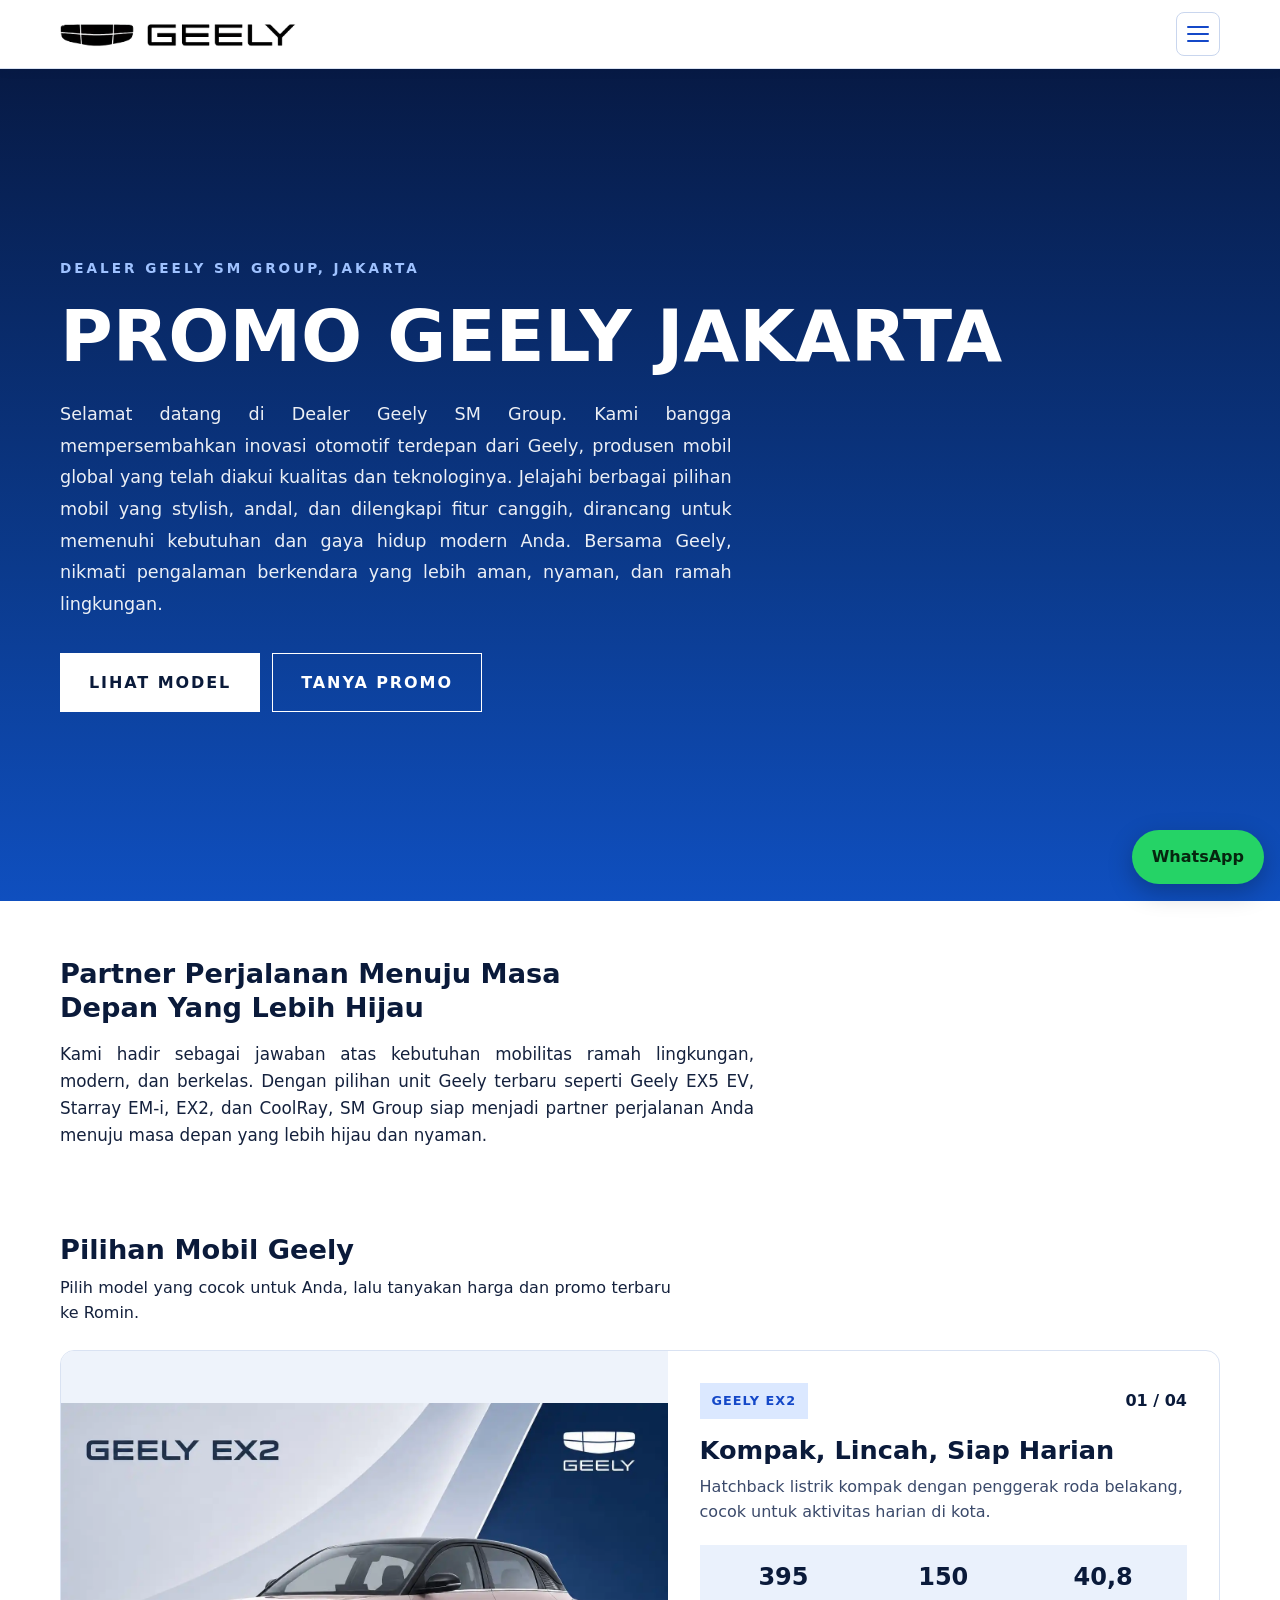
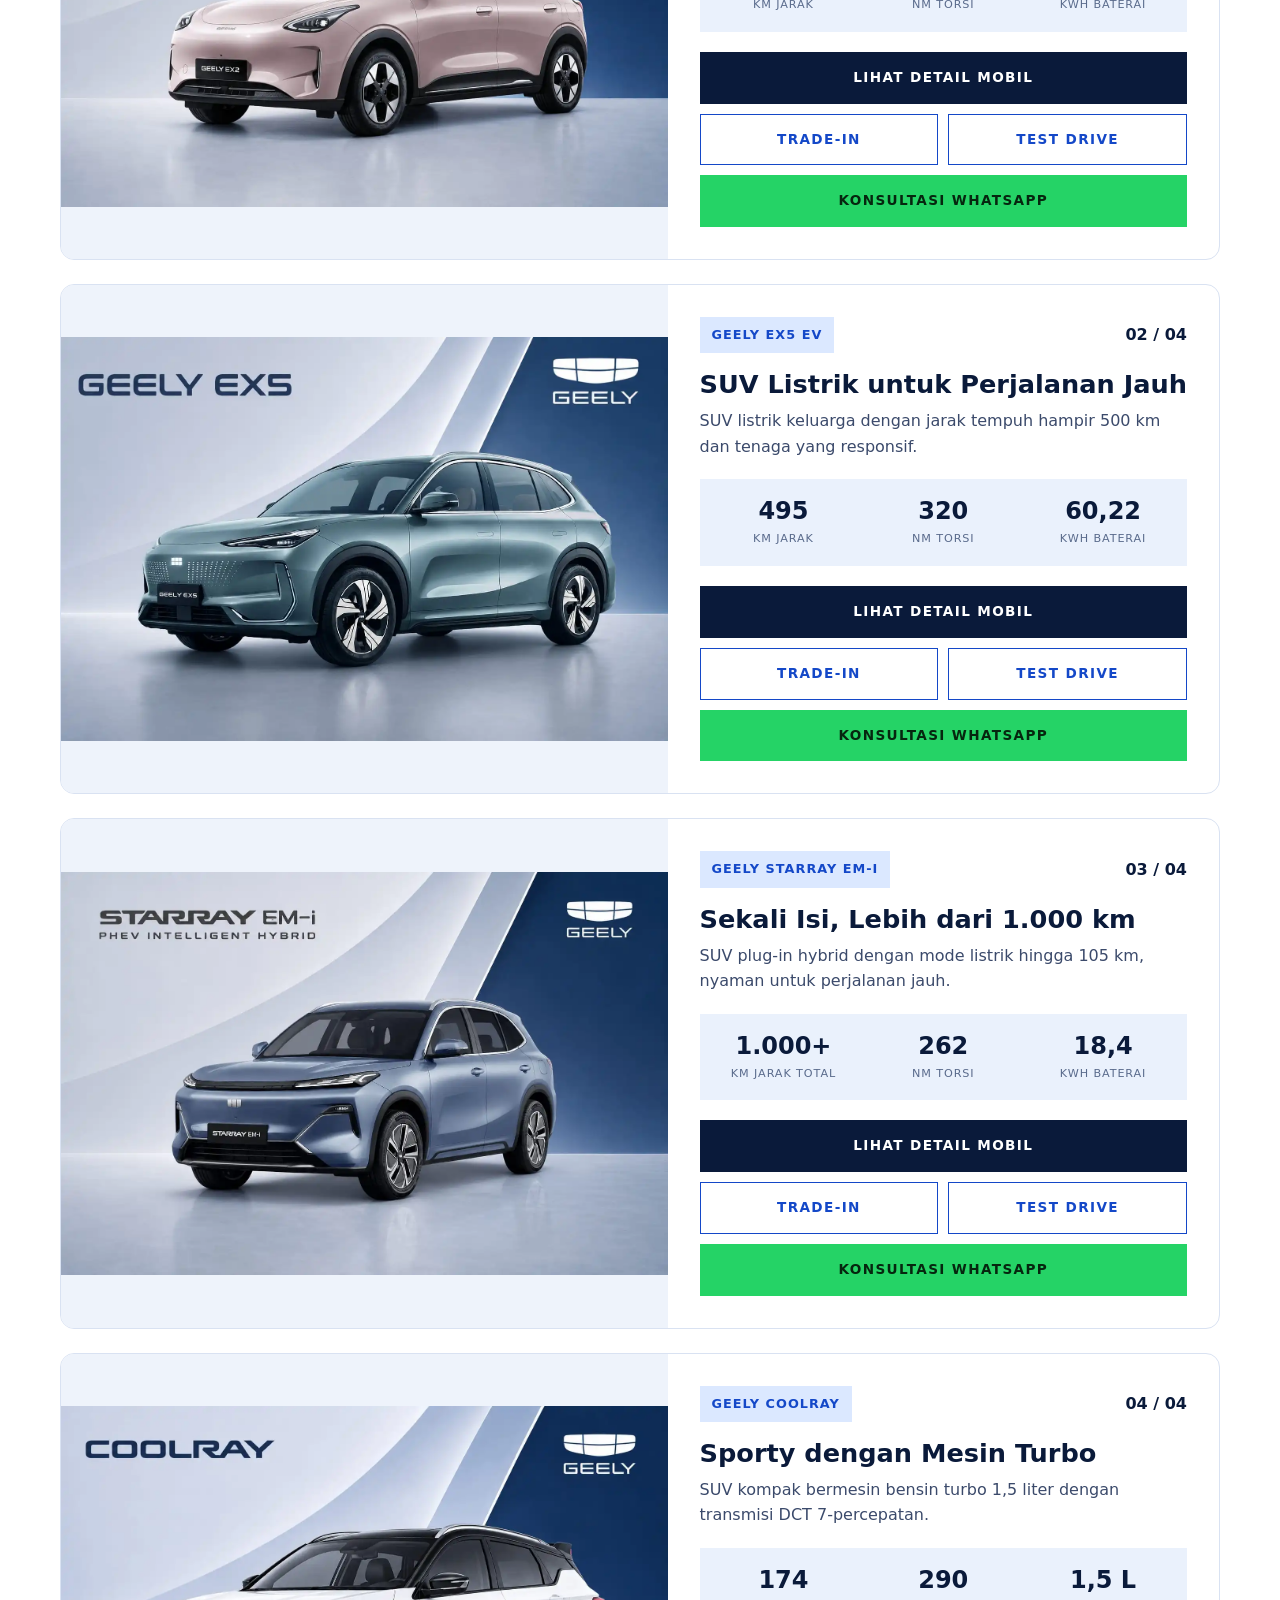
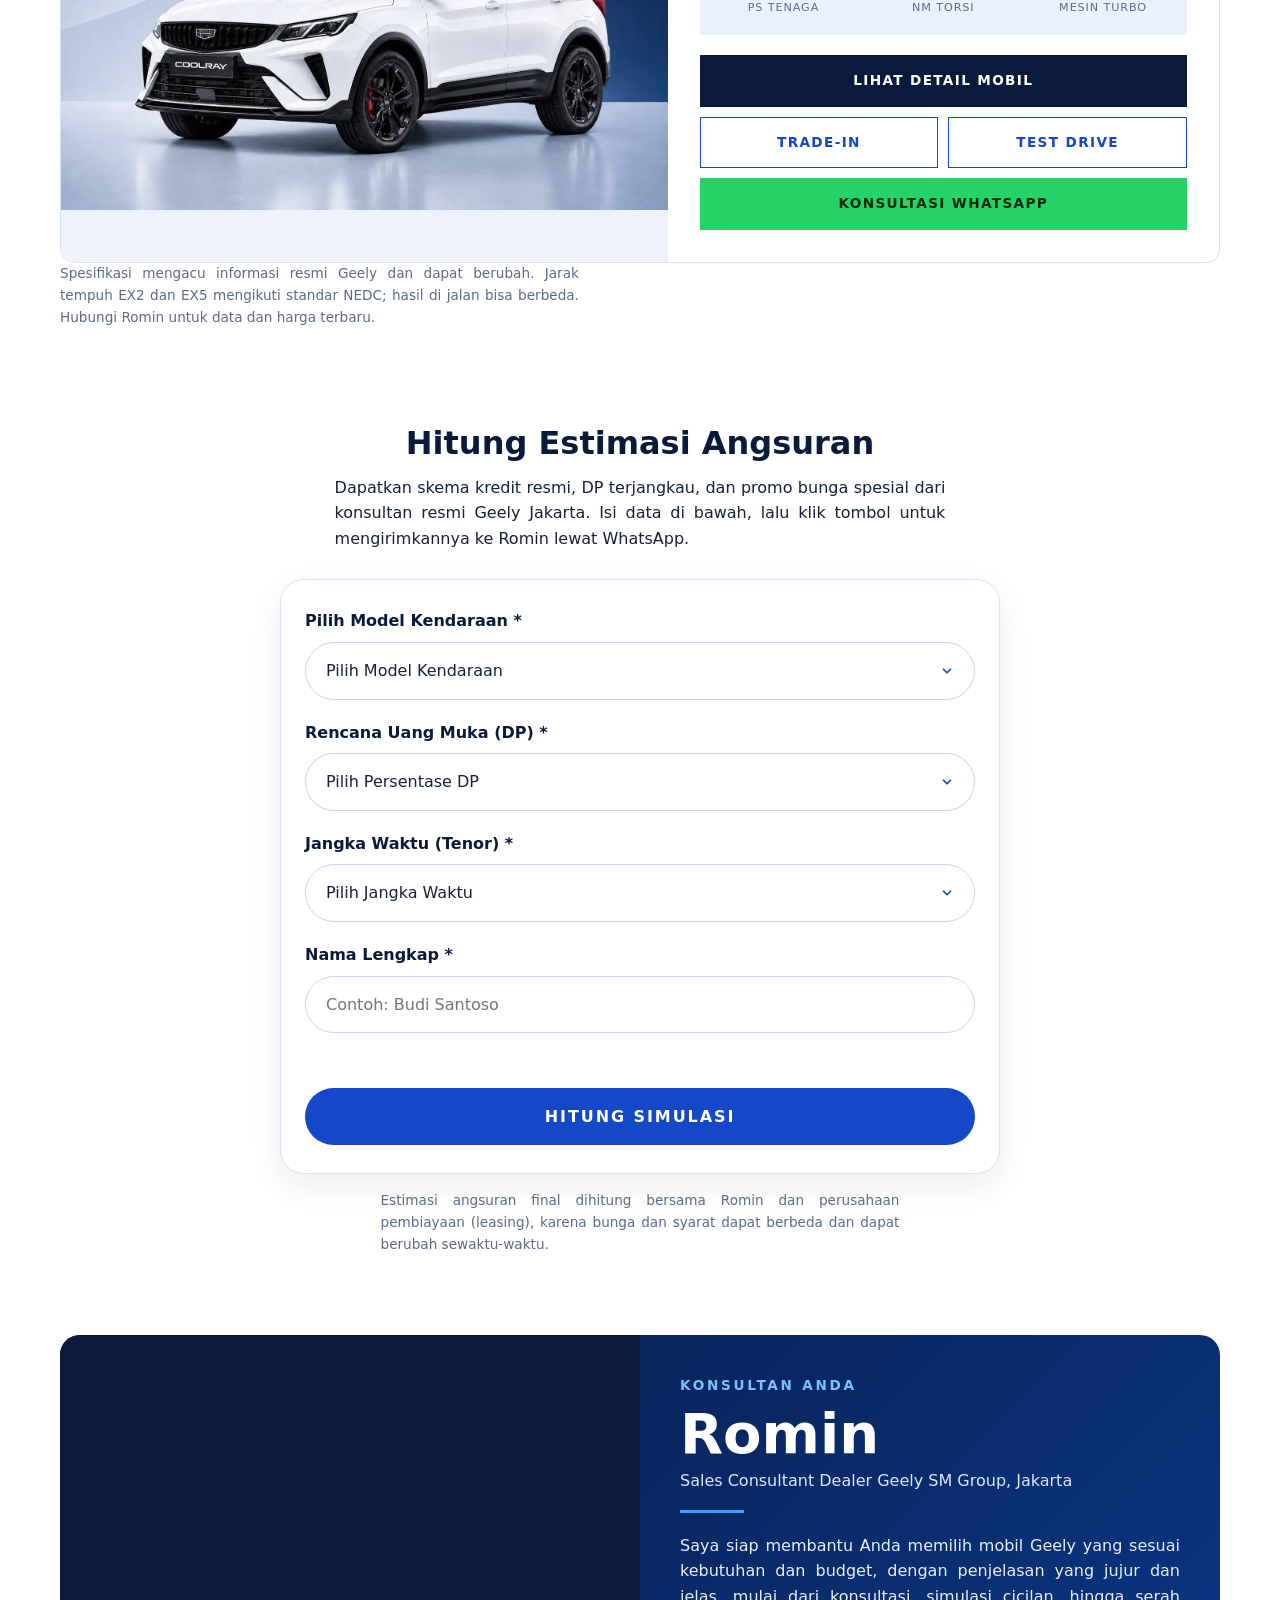
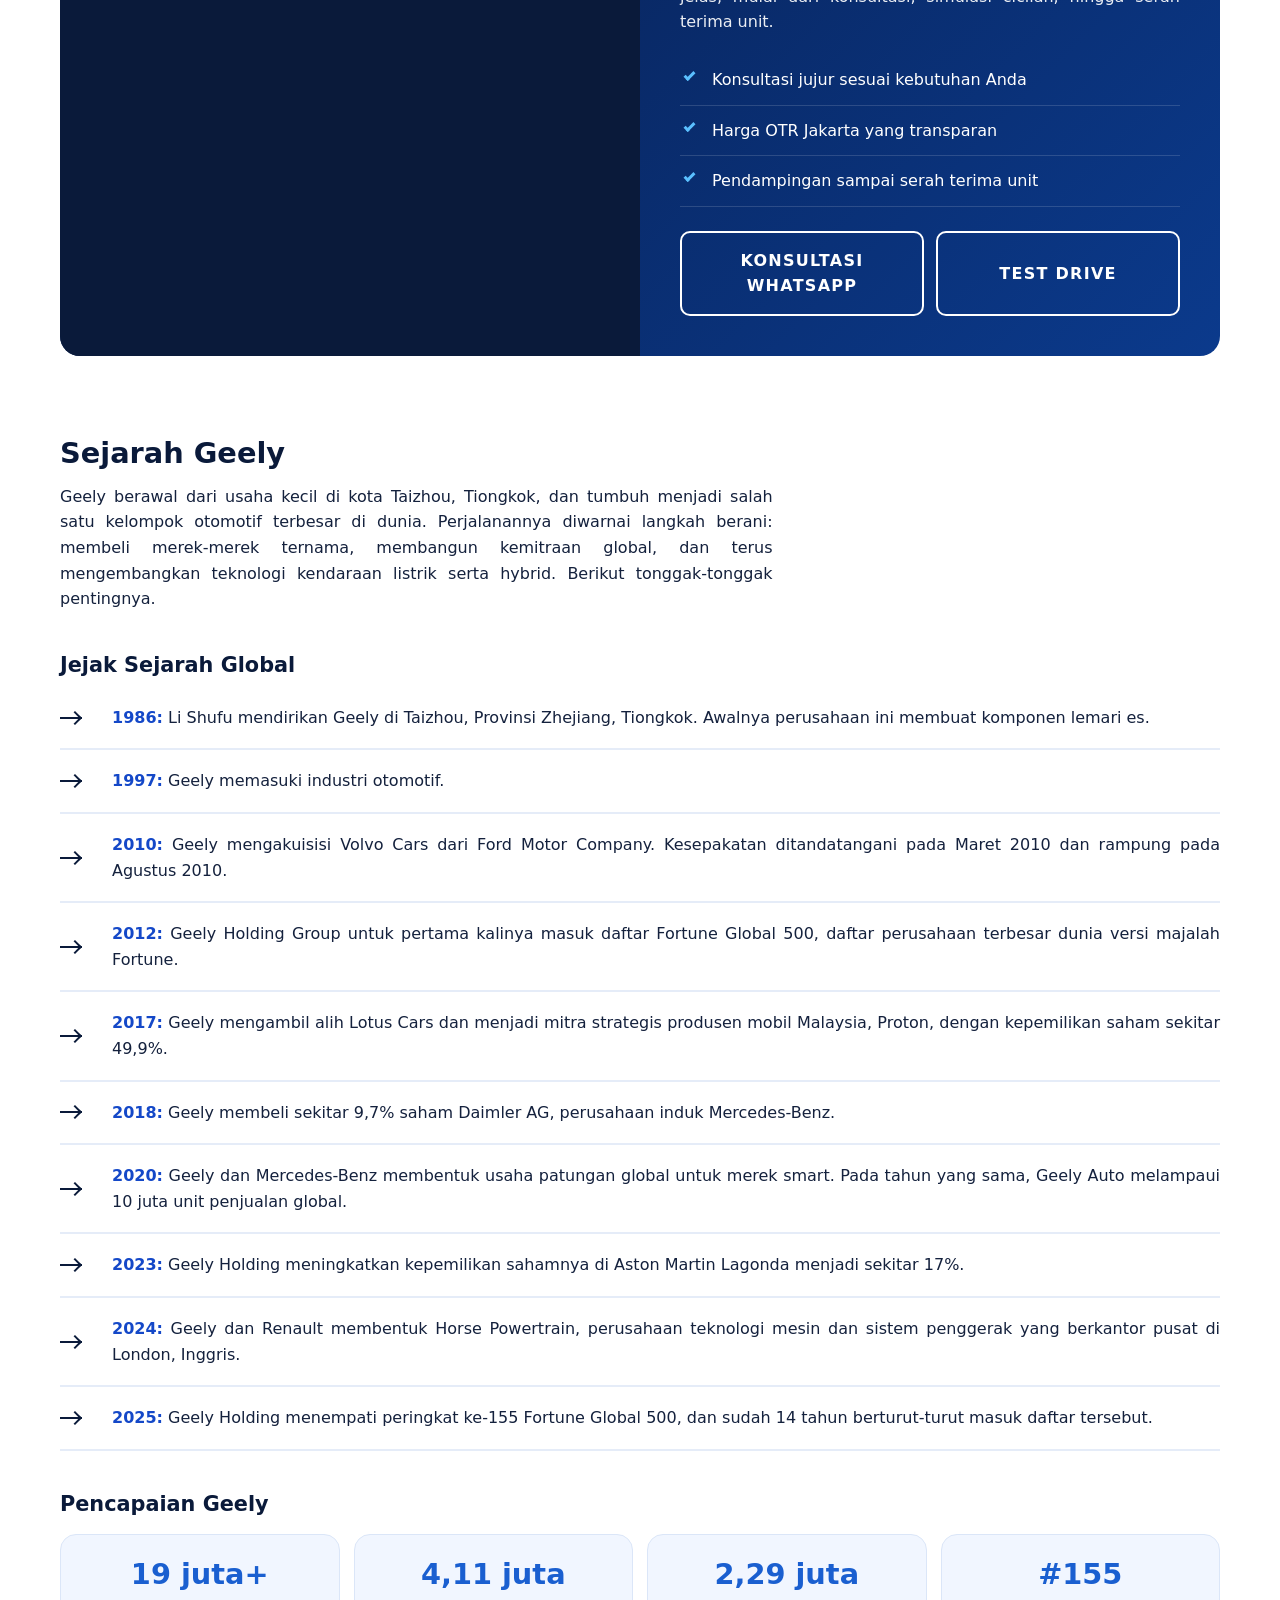
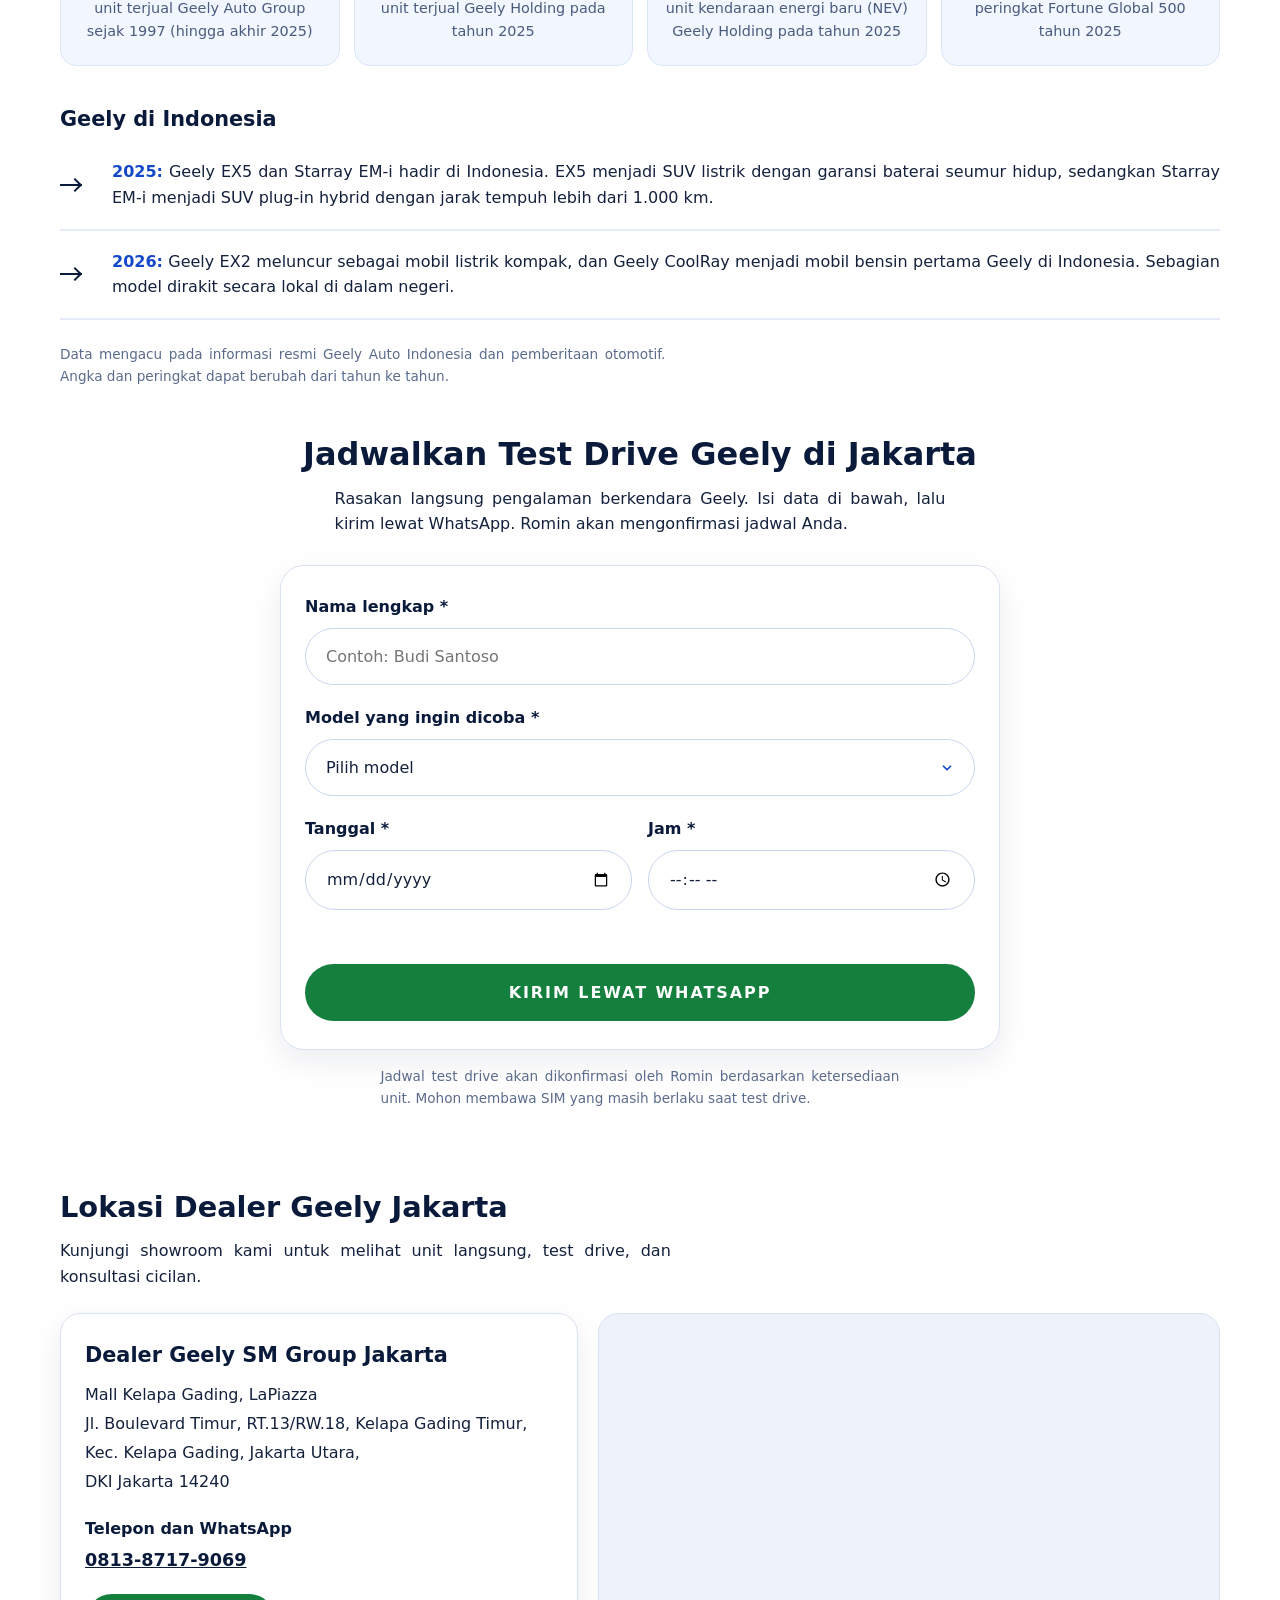
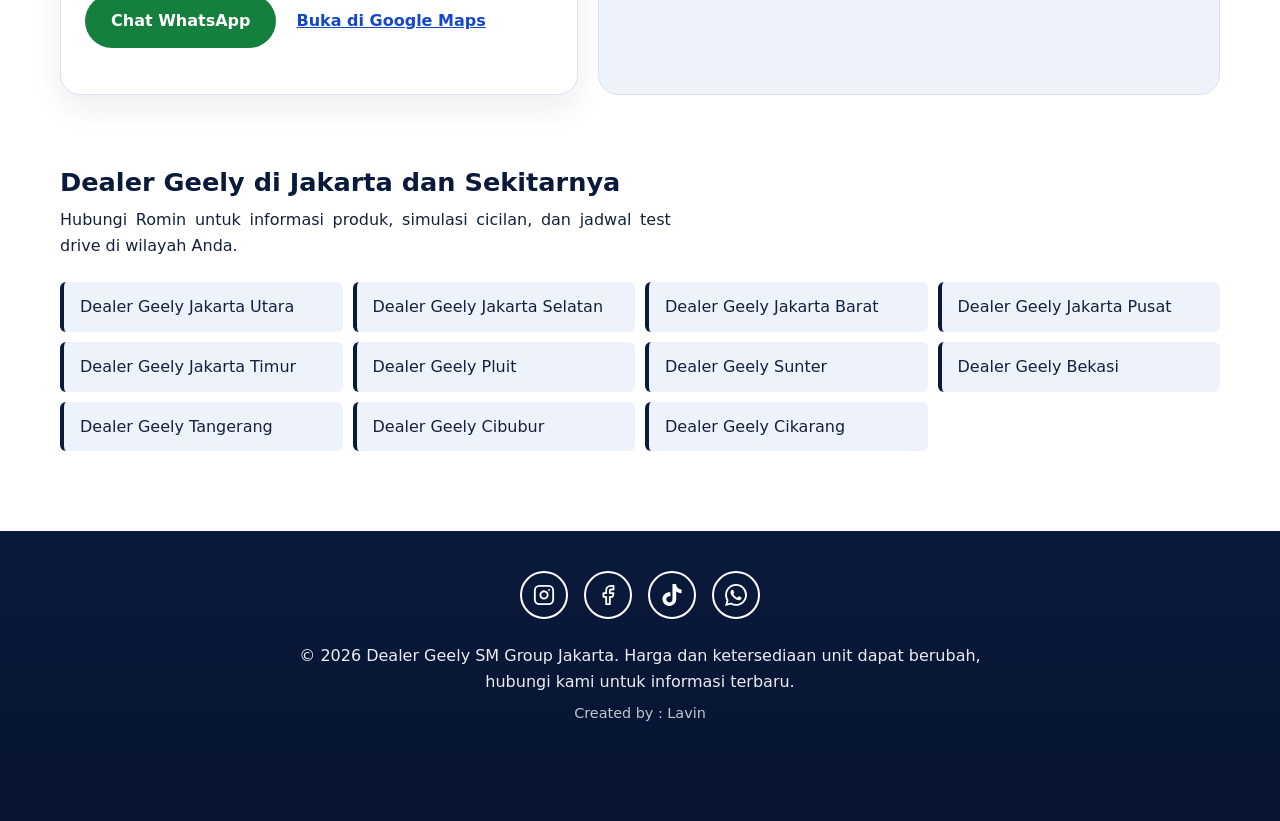
<file: Website - Geely Romin/index.html>
<!DOCTYPE html>
<html lang="id">
<head>
  <meta charset="UTF-8">
  <meta name="viewport" content="width=device-width, initial-scale=1">

  <!-- ============ SEO ============ -->
  <title>Dealer Geely Jakarta | Geely EX2, EX5, Starray &amp; CoolRay</title>
  <meta name="description" content="Promo Geely Jakarta di Dealer Geely SM Group Sunter. Geely EX5 EV, Starray EM-i, EX2 &amp; CoolRay, simulasi cicilan, test drive. Konsultasi Whatsapp.">
  <meta name="keywords" content="Dealer Geely Jakarta, Dealer Geely Jakarta Utara, Dealer Geely Jakarta Selatan, Dealer Geely Jakarta Barat, Dealer Geely Jakarta Pusat, Dealer Geely Jakarta Timur, Dealer Geely Pluit, Dealer Geely Sunter, Dealer Geely Bekasi, Dealer Geely Tangerang, Dealer Geely Cibubur, Dealer Geely Cikarang, Geely EX2, Geely EX5, Geely Starray, Geely CoolRay, simulasi cicilan Geely, test drive Geely">
  <meta name="robots" content="index, follow, max-image-preview:large">
  <meta name="author" content="Geely Jakarta">
  <link rel="canonical" href="https://www.contoh-domain-anda.com/">

  <!-- Tampilan saat link dibagikan (WhatsApp, Facebook, dll) -->
  <meta property="og:type" content="website">
  <meta property="og:locale" content="id_ID">
  <meta property="og:site_name" content="Geely Jakarta">
  <meta property="og:title" content="Dealer Geely Jakarta | Geely EX2, EX5, Starray &amp; CoolRay">
  <meta property="og:description" content="Dealer Geely Jakarta, Bekasi, Tangerang, Cibubur &amp; Cikarang. Simulasi cicilan dan booking test drive.">
  <meta property="og:url" content="https://www.contoh-domain-anda.com/">
  <meta property="og:image" content="https://www.contoh-domain-anda.com/image/og-geely.webp">
  <meta name="twitter:card" content="summary_large_image">

  <meta name="theme-color" content="#0a1a3a">
  <link rel="icon" href="image/favicon.png" type="image/png">

  <!-- ============ KEAMANAN ============ -->
  <meta http-equiv="Content-Security-Policy"
        content="default-src 'self'; script-src 'self'; style-src 'self'; img-src 'self' data:; font-src 'self'; object-src 'none'; base-uri 'self'; form-action 'self'; frame-src https://www.google.com;
  <meta name="referrer" content="strict-origin-when-cross-origin">

  <link rel="stylesheet" href="style.css">

  <!-- Data terstruktur untuk Google -->
  <script type="application/ld+json">
  {
    "@context": "https://schema.org",
    "@type": "AutoDealer",
    "name": "Geely Jakarta",
    "url": "https://www.contoh-domain-anda.com/",
    "logo": "https://www.contoh-domain-anda.com/image/geely-logo.webp",
    "address": {
      "@type": "PostalAddress",
      "streetAddress": "Mall Kelapa Gading, LaPiazza, Jl. Boulevard Timur, RT.13/RW.18, Kelapa Gading Timur, Kec. Kelapa Gading",
      "addressLocality": "Jakarta Utara",
      "addressRegion": "DKI Jakarta",
      "postalCode": "14240",
      "addressCountry": "ID"
    },
    "telephone": "+62-813-8717-9069",
    "brand": { "@type": "Brand", "name": "Geely" },
    "areaServed": [
      { "@type": "Place", "name": "Jakarta Utara" },
      { "@type": "Place", "name": "Jakarta Selatan" },
      { "@type": "Place", "name": "Jakarta Barat" },
      { "@type": "Place", "name": "Jakarta Pusat" },
      { "@type": "Place", "name": "Jakarta Timur" },
      { "@type": "Place", "name": "Pluit" },
      { "@type": "Place", "name": "Sunter" },
      { "@type": "Place", "name": "Bekasi" },
      { "@type": "Place", "name": "Tangerang" },
      { "@type": "Place", "name": "Cibubur" },
      { "@type": "Place", "name": "Cikarang" }
    ]
  }
  </script>
</head>

<body>
  <a class="skip-link" href="#konten">Lewati ke konten utama</a>

  <!-- ================= NAVBAR ================= -->
  <header class="navbar">
    <div class="navbar__inner">

      <!-- Logo kiri: klik kembali ke beranda -->
      <a class="navbar__logo" href="index.html" aria-label="Geely - kembali ke beranda">
        <img src="image/geely-logo.webp" alt="Geely" id="logo-img">
      </a>

      <!-- Tombol garis tiga -->
      <button class="navbar__toggle" id="menu-toggle" type="button"
              aria-label="Buka menu" aria-expanded="false" aria-controls="menu">
        <span class="bar"></span><span class="bar"></span><span class="bar"></span>
      </button>

      <!-- Isi menu -->
      <nav class="navbar__menu" id="menu" aria-label="Navigasi utama">
        <ul>
          <li><a href="index.html" aria-current="page">Beranda</a></li>

          <li>
            <button class="sub-toggle" id="produk-toggle" type="button"
                    aria-expanded="false" aria-controls="produk-sub">
              Produk <span class="chev" aria-hidden="true"></span>
            </button>
            <ul class="submenu" id="produk-sub">
              <li><a href="geely-ex2.html">Geely EX2</a></li>
              <li><a href="geely-ex5.html">Geely EX5</a></li>
              <li><a href="starray.html">Starray</a></li>
              <li><a href="coolray.html">CoolRay</a></li>
            </ul>
          </li>

          <li><a href="index.html#simulasi">Simulasi Cicilan</a></li>
          <li><a href="index.html#test-drive">Test Drive</a></li>
        </ul>

        <a class="wa-btn"
           href="https://wa.me/6281387179069?text=Halo%20Romin%2C%20saya%20ingin%20tanya%20tentang%20Geely"
           target="_blank" rel="noopener noreferrer">
          Konsultasi Whatsapp
        </a>
      </nav>

    </div>
  </header>

  <main id="konten" class="beranda">

    <!-- ================= BAGIAN PEMBUKA (BIRU) ================= -->
    <section class="hero" aria-labelledby="hero-judul">
      <div class="hero__inner">
        <p class="hero__label">Dealer Geely SM Group, Jakarta</p>
        <h1 id="hero-judul">Promo Geely Jakarta</h1>
        <p class="hero__teks">
          Selamat datang di Dealer Geely SM Group. Kami bangga mempersembahkan inovasi otomotif terdepan dari Geely, produsen mobil global yang telah diakui kualitas dan teknologinya. Jelajahi berbagai pilihan mobil yang stylish, andal, dan dilengkapi fitur canggih, dirancang untuk memenuhi kebutuhan dan gaya hidup modern Anda. Bersama Geely, nikmati pengalaman berkendara yang lebih aman, nyaman, dan ramah lingkungan.
        </p>
        <div class="hero__aksi">
          <a class="tombol tombol--putih" href="#produk">Lihat Model</a>
          <a class="tombol tombol--garis"
             href="https://wa.me/6281387179069?text=Halo%20Romin%2C%20saya%20ingin%20tanya%20promo%20Geely%20Jakarta"
             target="_blank" rel="noopener noreferrer">Tanya Promo</a>
        </div>
      </div>
    </section>

    <!-- ================= PERKENALAN ================= -->
    <section class="perkenalan" aria-labelledby="perkenalan-judul">
      <h2 id="perkenalan-judul">Partner Perjalanan Menuju Masa Depan Yang Lebih Hijau</h2>
      <p>
        Kami hadir sebagai jawaban atas kebutuhan mobilitas ramah lingkungan, modern, dan berkelas. Dengan pilihan unit Geely terbaru seperti Geely EX5 EV, Starray EM-i, EX2, dan CoolRay, SM Group siap menjadi partner perjalanan Anda menuju masa depan yang lebih hijau dan nyaman.
      </p>
    </section>

    <!-- ================= PRODUK (tersusun ke bawah) ================= -->
    <section class="produk" id="produk" aria-labelledby="produk-judul">
      <h2 id="produk-judul">Pilihan Mobil Geely</h2>
      <p>Pilih model yang cocok untuk Anda, lalu tanyakan harga dan promo terbaru ke Romin.</p>

      <ul class="produk__list">

        <!-- 1. Geely EX2 -->
        <li>
          <article class="model">
            <img class="model__img" src="image/geely-ex2.webp" width="1200" height="750"
                 alt="Geely EX2 mobil listrik kompak di Dealer Geely Jakarta" loading="lazy">
            <div class="model__body">
              <div class="model__top">
                <span class="model__badge">Geely EX2</span>
                <span class="model__count">01 / 04</span>
              </div>
              <h3>Kompak, Lincah, Siap Harian</h3>
              <p class="model__desc">Hatchback listrik kompak dengan penggerak roda belakang, cocok untuk aktivitas harian di kota.</p>
              <ul class="stat">
                <li><strong>395</strong><span>km jarak</span></li>
                <li><strong>150</strong><span>Nm torsi</span></li>
                <li><strong>40,8</strong><span>kWh baterai</span></li>
              </ul>
              <div class="model__aksi">
                <a class="mb mb--navy" href="geely-ex2.html">Lihat Detail Mobil</a>
                <div class="dua">
                  <a class="mb mb--garis" href="https://wa.me/6281387179069?text=Halo%20Romin%2C%20saya%20ingin%20tanya%20trade-in%20untuk%20Geely%20EX2" target="_blank" rel="noopener noreferrer">Trade-in</a>
                  <a class="mb mb--garis" href="index.html#test-drive">Test Drive</a>
                </div>
                <a class="mb mb--wa" href="https://wa.me/6281387179069?text=Halo%20Romin%2C%20saya%20ingin%20konsultasi%20tentang%20Geely%20EX2" target="_blank" rel="noopener noreferrer">Konsultasi WhatsApp</a>
              </div>
            </div>
          </article>
        </li>

        <!-- 2. Geely EX5 -->
        <li>
          <article class="model">
            <img class="model__img" src="image/geely-ex5.webp" width="1200" height="750"
                 alt="Geely EX5 EV SUV listrik di Dealer Geely Jakarta" loading="lazy">
            <div class="model__body">
              <div class="model__top">
                <span class="model__badge">Geely EX5 EV</span>
                <span class="model__count">02 / 04</span>
              </div>
              <h3>SUV Listrik untuk Perjalanan Jauh</h3>
              <p class="model__desc">SUV listrik keluarga dengan jarak tempuh hampir 500 km dan tenaga yang responsif.</p>
              <ul class="stat">
                <li><strong>495</strong><span>km jarak</span></li>
                <li><strong>320</strong><span>Nm torsi</span></li>
                <li><strong>60,22</strong><span>kWh baterai</span></li>
              </ul>
              <div class="model__aksi">
                <a class="mb mb--navy" href="geely-ex5.html">Lihat Detail Mobil</a>
                <div class="dua">
                  <a class="mb mb--garis" href="https://wa.me/6281387179069?text=Halo%20Romin%2C%20saya%20ingin%20tanya%20trade-in%20untuk%20Geely%20EX5" target="_blank" rel="noopener noreferrer">Trade-in</a>
                  <a class="mb mb--garis" href="index.html#test-drive">Test Drive</a>
                </div>
                <a class="mb mb--wa" href="https://wa.me/6281387179069?text=Halo%20Romin%2C%20saya%20ingin%20konsultasi%20tentang%20Geely%20EX5" target="_blank" rel="noopener noreferrer">Konsultasi WhatsApp</a>
              </div>
            </div>
          </article>
        </li>

        <!-- 3. Starray EM-i -->
        <li>
          <article class="model">
            <img class="model__img" src="image/starray.webp" width="1200" height="750"
                 alt="Geely Starray EM-i SUV plug-in hybrid di Dealer Geely Jakarta" loading="lazy">
            <div class="model__body">
              <div class="model__top">
                <span class="model__badge">Geely Starray EM-i</span>
                <span class="model__count">03 / 04</span>
              </div>
              <h3>Sekali Isi, Lebih dari 1.000 km</h3>
              <p class="model__desc">SUV plug-in hybrid dengan mode listrik hingga 105 km, nyaman untuk perjalanan jauh.</p>
              <ul class="stat">
                <li><strong>1.000+</strong><span>km jarak total</span></li>
                <li><strong>262</strong><span>Nm torsi</span></li>
                <li><strong>18,4</strong><span>kWh baterai</span></li>
              </ul>
              <div class="model__aksi">
                <a class="mb mb--navy" href="starray.html">Lihat Detail Mobil</a>
                <div class="dua">
                  <a class="mb mb--garis" href="https://wa.me/6281387179069?text=Halo%20Romin%2C%20saya%20ingin%20tanya%20trade-in%20untuk%20Geely%20Starray" target="_blank" rel="noopener noreferrer">Trade-in</a>
                  <a class="mb mb--garis" href="index.html#test-drive">Test Drive</a>
                </div>
                <a class="mb mb--wa" href="https://wa.me/6281387179069?text=Halo%20Romin%2C%20saya%20ingin%20konsultasi%20tentang%20Geely%20Starray" target="_blank" rel="noopener noreferrer">Konsultasi WhatsApp</a>
              </div>
            </div>
          </article>
        </li>

        <!-- 4. CoolRay -->
        <li>
          <article class="model">
            <img class="model__img" src="image/coolray.webp" width="1200" height="750"
                 alt="Geely CoolRay SUV kompak bermesin turbo di Dealer Geely Jakarta" loading="lazy">
            <div class="model__body">
              <div class="model__top">
                <span class="model__badge">Geely CoolRay</span>
                <span class="model__count">04 / 04</span>
              </div>
              <h3>Sporty dengan Mesin Turbo</h3>
              <p class="model__desc">SUV kompak bermesin bensin turbo 1,5 liter dengan transmisi DCT 7-percepatan.</p>
              <ul class="stat">
                <li><strong>174</strong><span>PS tenaga</span></li>
                <li><strong>290</strong><span>Nm torsi</span></li>
                <li><strong>1,5 L</strong><span>mesin turbo</span></li>
              </ul>
              <div class="model__aksi">
                <a class="mb mb--navy" href="coolray.html">Lihat Detail Mobil</a>
                <div class="dua">
                  <a class="mb mb--garis" href="https://wa.me/6281387179069?text=Halo%20Romin%2C%20saya%20ingin%20tanya%20trade-in%20untuk%20Geely%20CoolRay" target="_blank" rel="noopener noreferrer">Trade-in</a>
                  <a class="mb mb--garis" href="index.html#test-drive">Test Drive</a>
                </div>
                <a class="mb mb--wa" href="https://wa.me/6281387179069?text=Halo%20Romin%2C%20saya%20ingin%20konsultasi%20tentang%20Geely%20CoolRay" target="_blank" rel="noopener noreferrer">Konsultasi WhatsApp</a>
              </div>
            </div>
          </article>
        </li>

      </ul>

      <p class="produk__catatan">Spesifikasi mengacu informasi resmi Geely dan dapat berubah. Jarak tempuh EX2 dan EX5 mengikuti standar NEDC; hasil di jalan bisa berbeda. Hubungi Romin untuk data dan harga terbaru.</p>

      <!-- Data terstruktur daftar mobil untuk Google -->
      <script type="application/ld+json">
      {
        "@context": "https://schema.org",
        "@type": "ItemList",
        "name": "Pilihan Mobil Geely",
        "itemListElement": [
          { "@type": "ListItem", "position": 1, "item": { "@type": "Car", "name": "Geely EX2", "brand": { "@type": "Brand", "name": "Geely" }, "url": "https://www.contoh-domain-anda.com/geely-ex2.html", "image": "https://www.contoh-domain-anda.com/image/geely-ex2.webp" } },
          { "@type": "ListItem", "position": 2, "item": { "@type": "Car", "name": "Geely EX5 EV", "brand": { "@type": "Brand", "name": "Geely" }, "url": "https://www.contoh-domain-anda.com/geely-ex5.html", "image": "https://www.contoh-domain-anda.com/image/geely-ex5.webp" } },
          { "@type": "ListItem", "position": 3, "item": { "@type": "Car", "name": "Geely Starray EM-i", "brand": { "@type": "Brand", "name": "Geely" }, "url": "https://www.contoh-domain-anda.com/starray.html", "image": "https://www.contoh-domain-anda.com/image/starray.webp" } },
          { "@type": "ListItem", "position": 4, "item": { "@type": "Car", "name": "Geely CoolRay", "brand": { "@type": "Brand", "name": "Geely" }, "url": "https://www.contoh-domain-anda.com/coolray.html", "image": "https://www.contoh-domain-anda.com/image/coolray.webp" } }
        ]
      }
      </script>
    </section>

<!-- ================= SIMULASI CICILAN ================= -->
    <section class="simulasi" id="simulasi" aria-labelledby="simulasi-judul">
      <h2 id="simulasi-judul">Hitung Estimasi Angsuran</h2>
      <p class="simulasi__intro">Dapatkan skema kredit resmi, DP terjangkau, dan promo bunga spesial dari konsultan resmi Geely Jakarta. Isi data di bawah, lalu klik tombol untuk mengirimkannya ke Romin lewat WhatsApp.</p>

      <form class="form-cicilan" id="form-cicilan" novalidate>

        <div class="baris">
          <label for="cicilan-model">Pilih Model Kendaraan *</label>
          <select id="cicilan-model" name="model" required>
            <option value="">Pilih Model Kendaraan</option>
            <optgroup label="Geely EX2">
              <option value="Geely EX2 Pro">Geely EX2 Pro</option>
              <option value="Geely EX2 Max">Geely EX2 Max</option>
            </optgroup>
            <optgroup label="Geely EX5">
              <option value="Geely EX5 Pro">Geely EX5 Pro</option>
              <option value="Geely EX5 Max">Geely EX5 Max</option>
            </optgroup>
            <optgroup label="Geely Starray">
              <option value="Geely Starray EM-i">Geely Starray EM-i</option>
            </optgroup>
            <optgroup label="Geely CoolRay">
              <option value="Geely CoolRay Standard">Geely CoolRay Standard</option>
              <option value="Geely CoolRay Flagship">Geely CoolRay Flagship</option>
            </optgroup>
          </select>
        </div>

        <div class="baris">
          <label for="cicilan-dp">Rencana Uang Muka (DP) *</label>
          <select id="cicilan-dp" name="dp" required>
            <option value="">Pilih Persentase DP</option>
            <option value="20%">20%</option>
            <option value="25%">25%</option>
            <option value="30%">30%</option>
            <option value="35%">35%</option>
            <option value="40%">40%</option>
            <option value="50%">50%</option>
          </select>
        </div>

        <div class="baris">
          <label for="cicilan-tenor">Jangka Waktu (Tenor) *</label>
          <select id="cicilan-tenor" name="tenor" required>
            <option value="">Pilih Jangka Waktu</option>
            <option value="1 Tahun">1 Tahun</option>
            <option value="2 Tahun">2 Tahun</option>
            <option value="3 Tahun">3 Tahun</option>
            <option value="4 Tahun">4 Tahun</option>
            <option value="5 Tahun">5 Tahun</option>
          </select>
        </div>

        <div class="baris">
          <label for="cicilan-nama">Nama Lengkap *</label>
          <input id="cicilan-nama" name="nama" type="text" maxlength="60"
                 autocomplete="name" placeholder="Contoh: Budi Santoso" required>
        </div>

        <p class="form__error" id="cicilan-error" role="alert"></p>
        <button type="submit">Hitung Simulasi</button>
      </form>

      <p class="simulasi__catatan">Estimasi angsuran final dihitung bersama Romin dan perusahaan pembiayaan (leasing), karena bunga dan syarat dapat berbeda dan dapat berubah sewaktu-waktu.</p>
    </section>

<!-- ================= KONSULTAN ANDA ================= -->
    <section class="konsultan" id="konsultan" aria-labelledby="konsultan-judul">
      <div class="konsultan__kartu">

        <figure class="konsultan__foto">
          <img src="image/romin.webp" width="1254" height="1254" loading="lazy"
               alt="Romin, Sales Consultant Dealer Geely SM Group Jakarta">
        </figure>

        <div class="konsultan__isi">
          <p class="konsultan__label">Konsultan Anda</p>
          <h2 id="konsultan-judul">Romin</h2>
          <p class="konsultan__jabatan">Sales Consultant Dealer Geely SM Group, Jakarta</p>
          <div class="konsultan__garis" aria-hidden="true"></div>

          <p class="konsultan__teks">Saya siap membantu Anda memilih mobil Geely yang sesuai kebutuhan dan budget, dengan penjelasan yang jujur dan jelas, mulai dari konsultasi, simulasi cicilan, hingga serah terima unit.</p>

          <ul class="konsultan__list">
            <li>Konsultasi jujur sesuai kebutuhan Anda</li>
            <li>Harga OTR Jakarta yang transparan</li>
            <li>Pendampingan sampai serah terima unit</li>
          </ul>

          <div class="konsultan__aksi">
            <a class="k-wa"
               href="https://wa.me/6281387179069?text=Halo%20Romin%2C%20saya%20ingin%20konsultasi%20tentang%20Geely"
               target="_blank" rel="noopener noreferrer">Konsultasi WhatsApp</a>
            <a class="k-garis" href="index.html#test-drive">Test Drive</a>
          </div>
        </div>

      </div>

      <!-- Data terstruktur untuk Google -->
      <script type="application/ld+json">
      {
        "@context": "https://schema.org",
        "@type": "Person",
        "name": "Romin",
        "jobTitle": "Sales Consultant",
        "telephone": "+62-813-8717-9069",
        "image": "https://www.contoh-domain-anda.com/image/romin.webp",
        "worksFor": {
          "@type": "AutoDealer",
          "name": "Dealer Geely SM Group Jakarta",
          "url": "https://www.contoh-domain-anda.com/"
        }
      }
      </script>
    </section>

<!-- ================= SEJARAH GEELY ================= -->
    <section class="sejarah" id="sejarah" aria-labelledby="sejarah-judul">
      <h2 id="sejarah-judul">Sejarah Geely</h2>
      <p class="sejarah__intro">Geely berawal dari usaha kecil di kota Taizhou, Tiongkok, dan tumbuh menjadi salah satu kelompok otomotif terbesar di dunia. Perjalanannya diwarnai langkah berani: membeli merek-merek ternama, membangun kemitraan global, dan terus mengembangkan teknologi kendaraan listrik serta hybrid. Berikut tonggak-tonggak pentingnya.</p>

      <h3>Jejak Sejarah Global</h3>
      <ul class="linimasa">
        <li><strong>1986:</strong> Li Shufu mendirikan Geely di Taizhou, Provinsi Zhejiang, Tiongkok. Awalnya perusahaan ini membuat komponen lemari es.</li>
        <li><strong>1997:</strong> Geely memasuki industri otomotif.</li>
        <li><strong>2010:</strong> Geely mengakuisisi Volvo Cars dari Ford Motor Company. Kesepakatan ditandatangani pada Maret 2010 dan rampung pada Agustus 2010.</li>
        <li><strong>2012:</strong> Geely Holding Group untuk pertama kalinya masuk daftar Fortune Global 500, daftar perusahaan terbesar dunia versi majalah Fortune.</li>
        <li><strong>2017:</strong> Geely mengambil alih Lotus Cars dan menjadi mitra strategis produsen mobil Malaysia, Proton, dengan kepemilikan saham sekitar 49,9%.</li>
        <li><strong>2018:</strong> Geely membeli sekitar 9,7% saham Daimler AG, perusahaan induk Mercedes-Benz.</li>
        <li><strong>2020:</strong> Geely dan Mercedes-Benz membentuk usaha patungan global untuk merek smart. Pada tahun yang sama, Geely Auto melampaui 10 juta unit penjualan global.</li>
        <li><strong>2023:</strong> Geely Holding meningkatkan kepemilikan sahamnya di Aston Martin Lagonda menjadi sekitar 17%.</li>
        <li><strong>2024:</strong> Geely dan Renault membentuk Horse Powertrain, perusahaan teknologi mesin dan sistem penggerak yang berkantor pusat di London, Inggris.</li>
        <li><strong>2025:</strong> Geely Holding menempati peringkat ke-155 Fortune Global 500, dan sudah 14 tahun berturut-turut masuk daftar tersebut.</li>
      </ul>

      <h3>Pencapaian Geely</h3>
      <ul class="sejarah__angka">
        <li><strong>19 juta+</strong><span>unit terjual Geely Auto Group sejak 1997 (hingga akhir 2025)</span></li>
        <li><strong>4,11 juta</strong><span>unit terjual Geely Holding pada tahun 2025</span></li>
        <li><strong>2,29 juta</strong><span>unit kendaraan energi baru (NEV) Geely Holding pada tahun 2025</span></li>
        <li><strong>#155</strong><span>peringkat Fortune Global 500 tahun 2025</span></li>
      </ul>

      <h3>Geely di Indonesia</h3>
      <ul class="linimasa">
        <li><strong>2025:</strong> Geely EX5 dan Starray EM-i hadir di Indonesia. EX5 menjadi SUV listrik dengan garansi baterai seumur hidup, sedangkan Starray EM-i menjadi SUV plug-in hybrid dengan jarak tempuh lebih dari 1.000 km.</li>
        <li><strong>2026:</strong> Geely EX2 meluncur sebagai mobil listrik kompak, dan Geely CoolRay menjadi mobil bensin pertama Geely di Indonesia. Sebagian model dirakit secara lokal di dalam negeri.</li>
      </ul>

      <p class="sejarah__catatan">Data mengacu pada informasi resmi Geely Auto Indonesia dan pemberitaan otomotif. Angka dan peringkat dapat berubah dari tahun ke tahun.</p>

      <!-- Data terstruktur untuk Google -->
      <script type="application/ld+json">
      {
        "@context": "https://schema.org",
        "@type": "Organization",
        "name": "Zhejiang Geely Holding Group",
        "alternateName": "Geely Holding Group",
        "foundingDate": "1986",
        "founder": { "@type": "Person", "name": "Li Shufu" },
        "foundingLocation": { "@type": "Place", "name": "Taizhou, Zhejiang, Tiongkok" }
      }
      </script>
    </section>

<!-- ================= TEST DRIVE ================= -->
    <section class="simulasi testdrive" id="test-drive" aria-labelledby="td-judul">
      <h2 id="td-judul">Jadwalkan Test Drive Geely di Jakarta</h2>
      <p class="simulasi__intro">Rasakan langsung pengalaman berkendara Geely. Isi data di bawah, lalu kirim lewat WhatsApp. Romin akan mengonfirmasi jadwal Anda.</p>

      <form class="form-cicilan" id="form-testdrive" novalidate>

        <div class="baris">
          <label for="td-nama">Nama lengkap *</label>
          <input id="td-nama" name="nama" type="text" maxlength="60"
                 autocomplete="name" placeholder="Contoh: Budi Santoso" required>
        </div>

        <div class="baris">
          <label for="td-model">Model yang ingin dicoba *</label>
          <select id="td-model" name="model" required>
            <option value="">Pilih model</option>
            <optgroup label="Geely EX2">
              <option value="Geely EX2 Pro">Geely EX2 Pro</option>
              <option value="Geely EX2 Max">Geely EX2 Max</option>
            </optgroup>
            <optgroup label="Geely EX5">
              <option value="Geely EX5 Pro">Geely EX5 Pro</option>
              <option value="Geely EX5 Max">Geely EX5 Max</option>
            </optgroup>
            <optgroup label="Geely Starray">
              <option value="Geely Starray EM-i">Geely Starray EM-i</option>
            </optgroup>
            <optgroup label="Geely CoolRay">
              <option value="Geely CoolRay Standard">Geely CoolRay Standard</option>
              <option value="Geely CoolRay Flagship">Geely CoolRay Flagship</option>
            </optgroup>
          </select>
        </div>

        <div class="baris-dua">
          <div class="baris">
            <label for="td-tanggal">Tanggal *</label>
            <input id="td-tanggal" name="tanggal" type="date" required>
          </div>
          <div class="baris">
            <label for="td-jam">Jam *</label>
            <input id="td-jam" name="jam" type="time" required>
          </div>
        </div>

        <p class="form__error" id="td-error" role="alert"></p>
        <button class="tombol-wa" type="submit">Kirim lewat WhatsApp</button>
      </form>

      <p class="simulasi__catatan">Jadwal test drive akan dikonfirmasi oleh Romin berdasarkan ketersediaan unit. Mohon membawa SIM yang masih berlaku saat test drive.</p>
    </section>

<!-- ================= LOKASI DEALER ================= -->
    <section class="lokasi" id="lokasi" aria-labelledby="lokasi-judul">
      <h2 id="lokasi-judul">Lokasi Dealer Geely Jakarta</h2>
      <p class="lokasi__intro">Kunjungi showroom kami untuk melihat unit langsung, test drive, dan konsultasi cicilan.</p>

      <div class="lokasi__grid">

        <div class="lokasi__kartu">
          <h3>Dealer Geely SM Group Jakarta</h3>
          <address>
            Mall Kelapa Gading, LaPiazza<br>
            Jl. Boulevard Timur, RT.13/RW.18, Kelapa Gading Timur,<br>
            Kec. Kelapa Gading, Jakarta Utara,<br>
            DKI Jakarta 14240
          </address>

          <p class="lokasi__label">Telepon dan WhatsApp</p>
          <a class="lokasi__telp" href="tel:+6281387179069">0813-8717-9069</a>

          <div class="lokasi__aksi">
            <a class="lokasi__wa"
               href="https://wa.me/6281387179069?text=Halo%20Romin%2C%20saya%20ingin%20berkunjung%20ke%20showroom%20Geely"
               target="_blank" rel="noopener noreferrer">Chat WhatsApp</a>
            <a class="lokasi__peta"
               href="https://www.google.com/maps/search/?api=1&amp;query=Mall+Kelapa+Gading+LaPiazza+Jl.+Boulevard+Timur+Jakarta+Utara"
               target="_blank" rel="noopener noreferrer">Buka di Google Maps</a>
          </div>
        </div>

        <div class="lokasi__peta-wrap">
          <iframe
            title="Peta lokasi Dealer Geely di Mall Kelapa Gading LaPiazza, Jakarta Utara"
            src="https://www.google.com/maps?q=Mall+Kelapa+Gading+LaPiazza+Jl.+Boulevard+Timur+Jakarta+Utara&amp;hl=id&amp;output=embed"
            loading="lazy"
            referrerpolicy="no-referrer-when-downgrade"
            sandbox="allow-scripts allow-same-origin allow-popups allow-popups-to-escape-sandbox"></iframe>
        </div>

      </div>
    </section>

    

    <!-- ================= AREA LAYANAN (SEO) ================= -->
    <section class="area" aria-labelledby="area-judul">
      <h2 id="area-judul">Dealer Geely di Jakarta dan Sekitarnya</h2>
      <p>Hubungi Romin untuk informasi produk, simulasi cicilan, dan jadwal test drive di wilayah Anda.</p>
      <ul class="area__list">
        <li>Dealer Geely Jakarta Utara</li>
        <li>Dealer Geely Jakarta Selatan</li>
        <li>Dealer Geely Jakarta Barat</li>
        <li>Dealer Geely Jakarta Pusat</li>
        <li>Dealer Geely Jakarta Timur</li>
        <li>Dealer Geely Pluit</li>
        <li>Dealer Geely Sunter</li>
        <li>Dealer Geely Bekasi</li>
        <li>Dealer Geely Tangerang</li>
        <li>Dealer Geely Cibubur</li>
        <li>Dealer Geely Cikarang</li>
      </ul>
    </section>

  </main>

  <!-- Tombol WhatsApp melayang (pojok kanan bawah) -->
  <a class="wa-float"
     href="https://wa.me/6281387179069?text=Halo%20Romin%2C%20saya%20ingin%20tanya%20tentang%20Geely"
     target="_blank" rel="noopener noreferrer"
     aria-label="Konsultasi Whatsapp">
    WhatsApp
  </a>

  <script src="script.js" defer></script>

  <!-- ================= FOOTER ================= -->
  <footer class="footer">
    <nav aria-label="Media sosial">
      <ul class="footer__sosial">
        <!-- GANTI GANTI_USERNAME dengan username Instagram Anda -->
        <li>
          <a href="https://www.instagram.com/GANTI_USERNAME/" target="_blank" rel="noopener noreferrer" aria-label="Instagram Geely Jakarta">
            <svg viewBox="0 0 24 24" fill="none" stroke="currentColor" stroke-width="2" stroke-linecap="round" stroke-linejoin="round" aria-hidden="true" focusable="false">
              <rect x="2" y="2" width="20" height="20" rx="5" ry="5"/>
              <path d="M16 11.37A4 4 0 1 1 12.63 8 4 4 0 0 1 16 11.37z"/>
              <line x1="17.5" y1="6.5" x2="17.51" y2="6.5"/>
            </svg>
          </a>
        </li>
        <!-- GANTI GANTI_USERNAME dengan nama halaman Facebook Anda -->
        <li>
          <a href="https://www.facebook.com/GANTI_USERNAME" target="_blank" rel="noopener noreferrer" aria-label="Facebook Geely Jakarta">
            <svg viewBox="0 0 24 24" fill="none" stroke="currentColor" stroke-width="2" stroke-linecap="round" stroke-linejoin="round" aria-hidden="true" focusable="false">
              <path d="M18 2h-3a5 5 0 0 0-5 5v3H7v4h3v8h4v-8h3l1-4h-4V7a1 1 0 0 1 1-1h3z"/>
            </svg>
          </a>
        </li>
        <!-- GANTI GANTI_USERNAME dengan username TikTok Anda -->
        <li>
          <a href="https://www.tiktok.com/@GANTI_USERNAME" target="_blank" rel="noopener noreferrer" aria-label="TikTok Geely Jakarta">
            <svg viewBox="0 0 24 24" fill="currentColor" aria-hidden="true" focusable="false">
              <path d="M12.525.02c1.31-.02 2.61-.01 3.91-.02.08 1.53.63 3.09 1.75 4.17 1.12 1.11 2.7 1.62 4.24 1.79v4.03c-1.44-.05-2.89-.35-4.2-.97-.57-.26-1.1-.59-1.62-.93-.01 2.92.01 5.84-.02 8.75-.08 1.4-.54 2.79-1.35 3.94-1.31 1.92-3.58 3.17-5.91 3.21-1.43.08-2.86-.31-4.08-1.03-2.02-1.19-3.44-3.37-3.65-5.71-.02-.5-.03-1-.01-1.49.18-1.9 1.12-3.72 2.58-4.96 1.66-1.44 3.98-2.13 6.15-1.72.02 1.48-.04 2.96-.04 4.44-.99-.32-2.15-.23-3.02.37-.63.41-1.11 1.04-1.36 1.75-.21.51-.15 1.07-.14 1.61.24 1.64 1.82 3.02 3.5 2.87 1.12-.01 2.19-.66 2.77-1.61.19-.33.4-.67.41-1.06.1-1.79.06-3.57.07-5.36.01-4.03-.01-8.05.02-12.07z"/>
            </svg>
          </a>
        </li>
        <!-- WhatsApp Romin (sudah benar, tidak perlu diganti) -->
        <li>
          <a href="https://wa.me/6281387179069?text=Halo%20Romin%2C%20saya%20ingin%20tanya%20tentang%20Geely" target="_blank" rel="noopener noreferrer" aria-label="WhatsApp Romin">
            <svg viewBox="0 0 24 24" fill="currentColor" aria-hidden="true" focusable="false">
              <path d="M17.472 14.382c-.297-.149-1.758-.867-2.03-.967-.273-.099-.471-.148-.67.15-.197.297-.767.966-.94 1.164-.173.199-.347.223-.644.075-.297-.15-1.255-.463-2.39-1.475-.883-.788-1.48-1.761-1.653-2.059-.173-.297-.018-.458.13-.606.134-.133.298-.347.446-.52.149-.174.198-.298.298-.497.099-.198.05-.371-.025-.52-.075-.149-.669-1.612-.916-2.207-.242-.579-.487-.5-.669-.51-.173-.008-.371-.01-.57-.01-.198 0-.52.074-.792.372-.272.297-1.04 1.016-1.04 2.479 0 1.462 1.065 2.875 1.213 3.074.149.198 2.096 3.2 5.077 4.487.709.306 1.262.489 1.694.625.712.227 1.36.195 1.871.118.571-.085 1.758-.719 2.006-1.413.248-.694.248-1.289.173-1.413-.074-.124-.272-.198-.57-.347m-5.421 7.403h-.004a9.87 9.87 0 01-5.031-1.378l-.361-.214-3.741.982.998-3.648-.235-.374a9.86 9.86 0 01-1.51-5.26c.001-5.45 4.436-9.884 9.888-9.884 2.64 0 5.122 1.03 6.988 2.898a9.825 9.825 0 012.893 6.994c-.003 5.45-4.437 9.884-9.885 9.884m8.413-18.297A11.815 11.815 0 0012.05 0C5.495 0 .16 5.335.157 11.892c0 2.096.547 4.142 1.588 5.945L.057 24l6.305-1.654a11.882 11.882 0 005.683 1.448h.005c6.554 0 11.89-5.335 11.893-11.893a11.821 11.821 0 00-3.48-8.413z"/>
            </svg>
          </a>
        </li>
      </ul>
    </nav>

    <p class="footer__teks">© 2026 Dealer Geely SM Group Jakarta. Harga dan ketersediaan unit dapat berubah, hubungi kami untuk informasi terbaru.</p>
    <p class="footer__dibuat">Created by : Lavin</p>
  </footer>
</body>
</html>
</file>
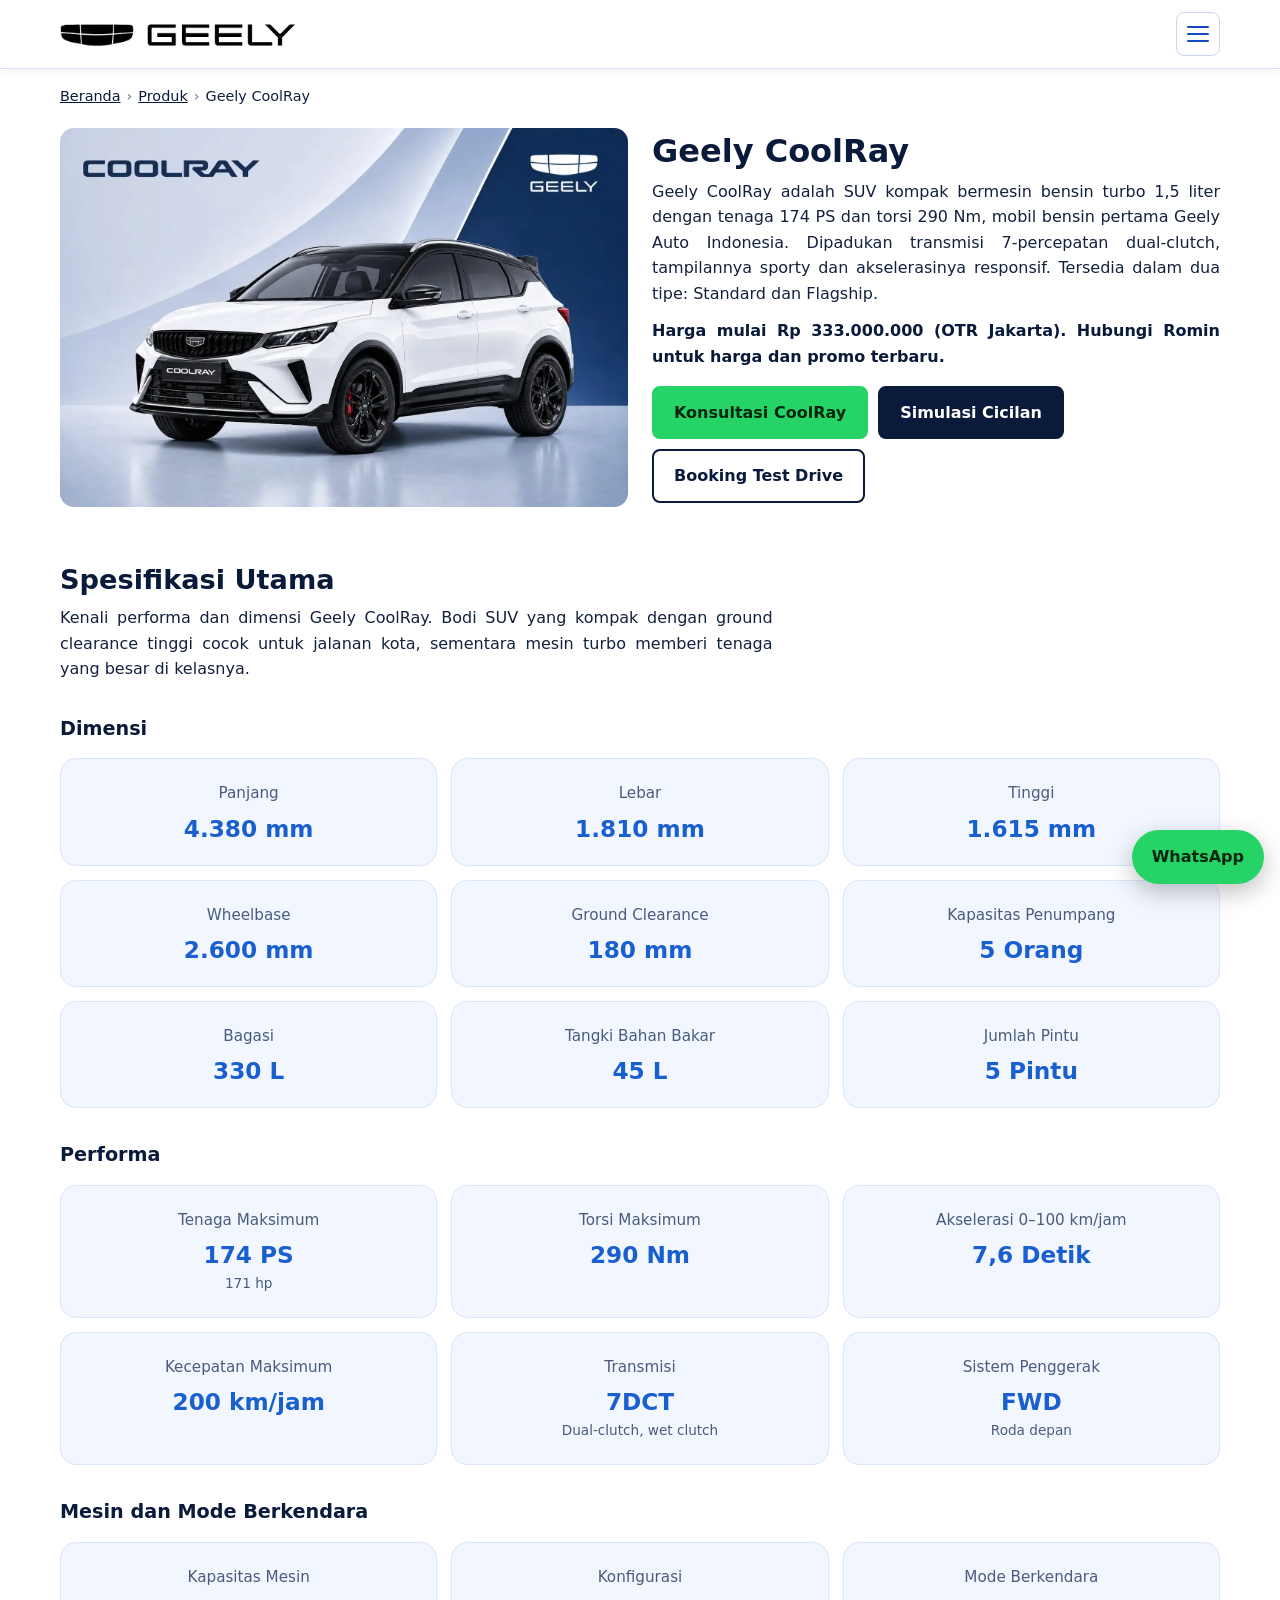
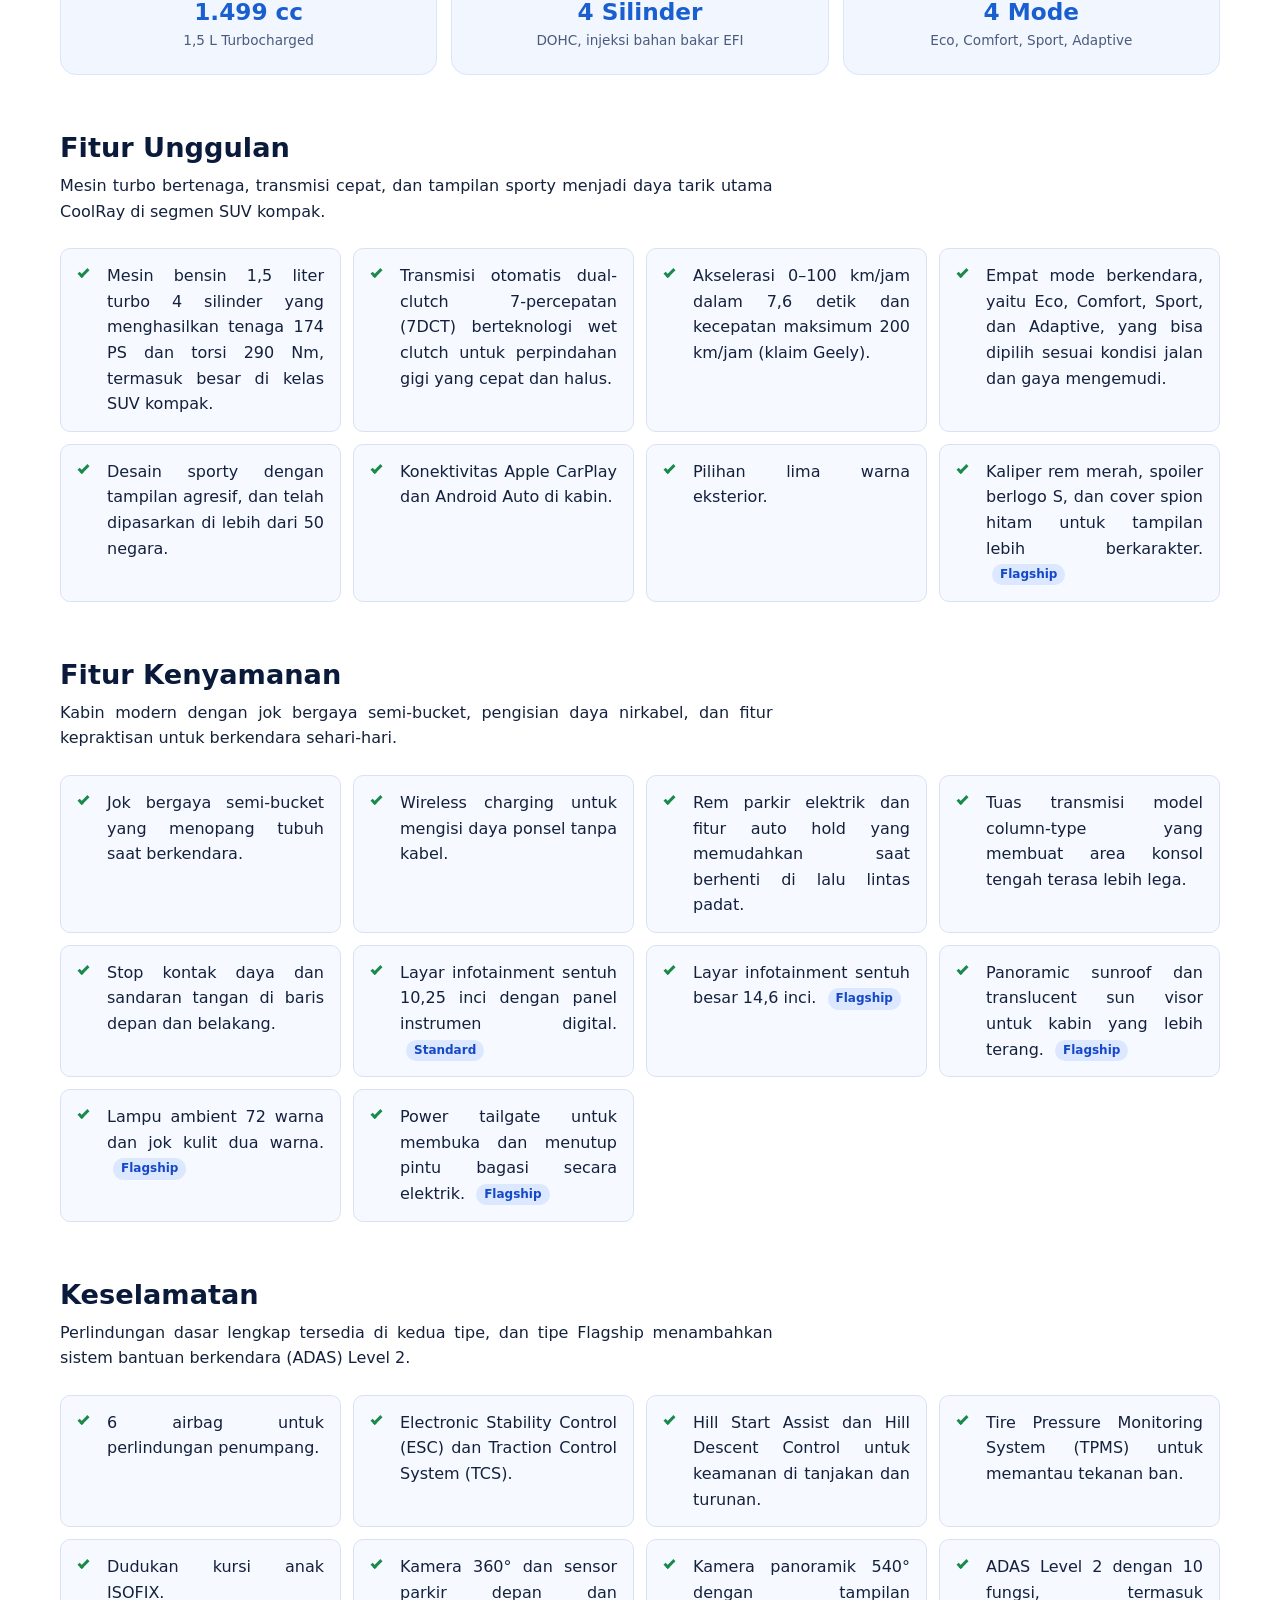
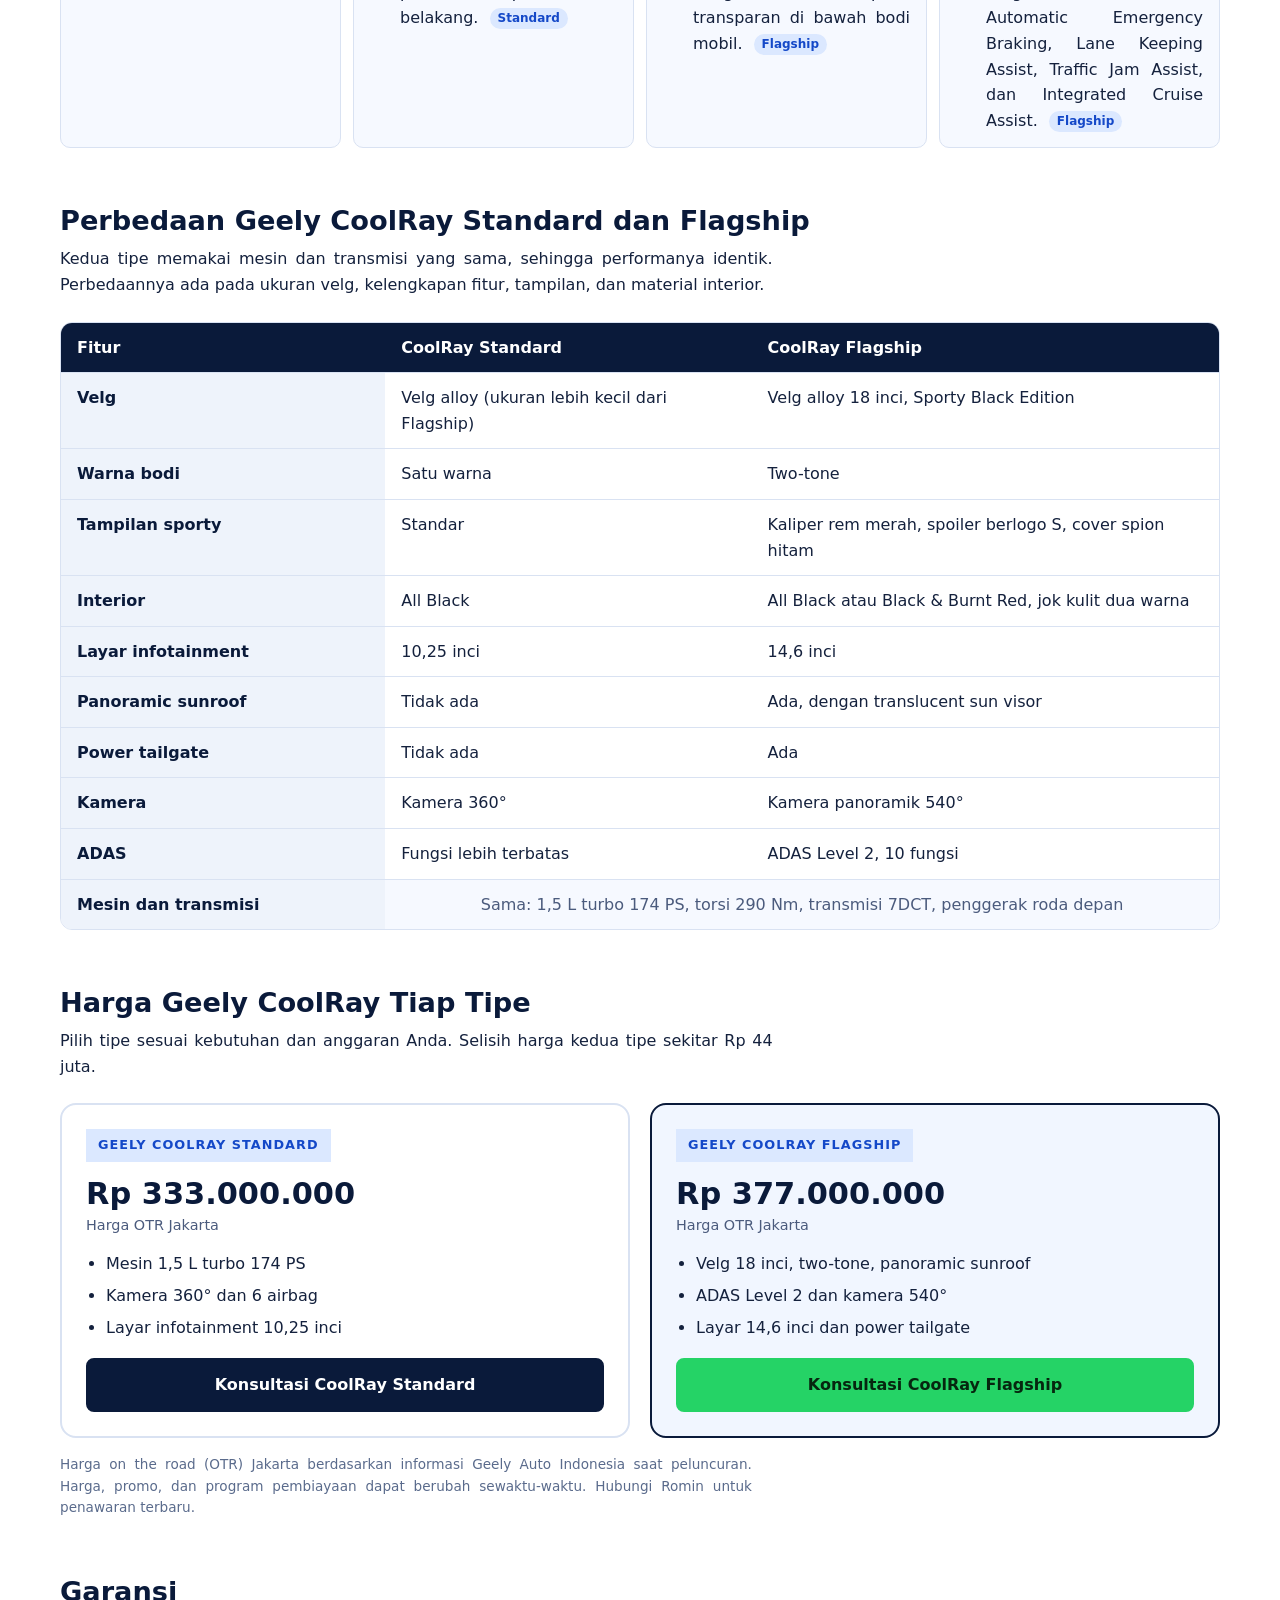
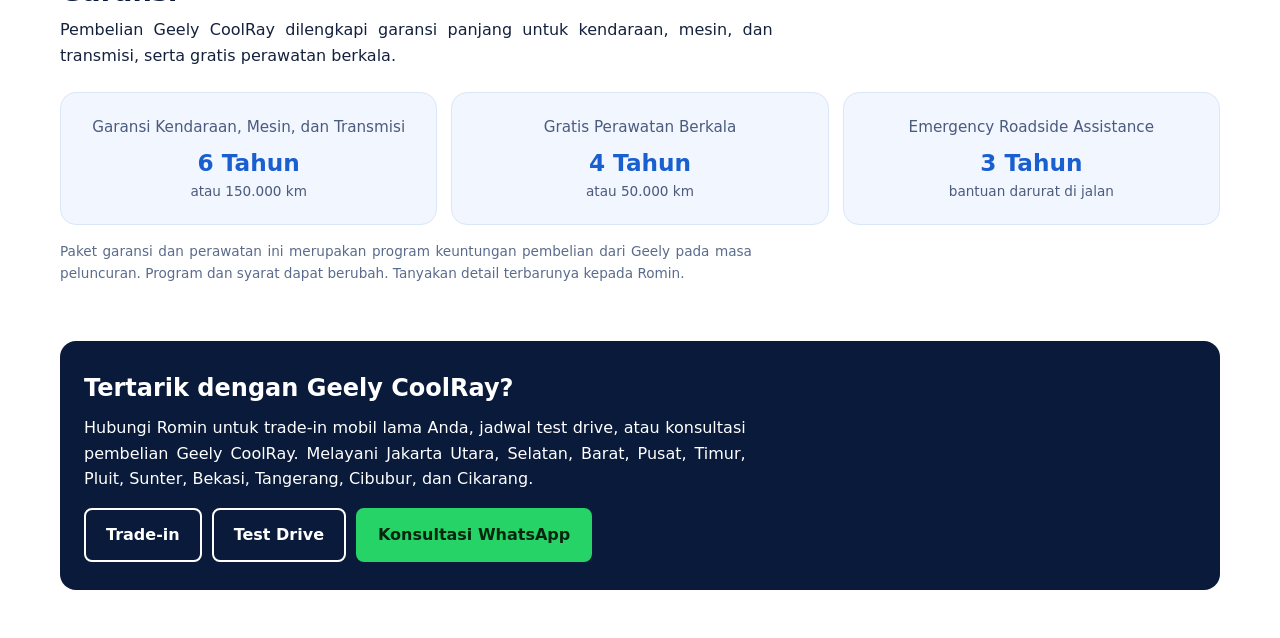
<file: Website - Geely Romin/coolray.html>
<!DOCTYPE html>
<html lang="id">
<head>
  <meta charset="UTF-8">
  <meta name="viewport" content="width=device-width, initial-scale=1">

  <!-- ============ SEO ============ -->
  <title>Geely CoolRay Jakarta | Harga, Spesifikasi, Cicilan &amp; Test Drive</title>
  <meta name="description" content="Geely CoolRay SUV turbo Standard &amp; Flagship di Dealer Geely Jakarta. Harga mulai Rp 333 juta, spesifikasi, garansi, cicilan &amp; test drive. Chat Romin.">
  <meta name="keywords" content="Geely CoolRay, Geely Coolray, harga Geely Coolray, spesifikasi Geely Coolray, Geely Coolray Standard, Geely Coolray Flagship, perbedaan Geely Coolray Standard dan Flagship, SUV turbo Geely, SUV bensin Geely, Geely Coolray Jakarta, cicilan Geely Coolray, test drive Geely Coolray, dealer Geely Jakarta, dealer Geely Sunter">
  <meta name="robots" content="index, follow, max-image-preview:large">
  <meta name="author" content="Geely Jakarta">
  <link rel="canonical" href="https://www.contoh-domain-anda.com/coolray.html">

  <meta property="og:type" content="website">
  <meta property="og:locale" content="id_ID">
  <meta property="og:site_name" content="Geely Jakarta">
  <meta property="og:title" content="Geely CoolRay Jakarta | Harga, Spesifikasi, Cicilan &amp; Test Drive">
  <meta property="og:description" content="SUV turbo Geely CoolRay: spesifikasi, perbedaan tipe Standard dan Flagship, harga, garansi, dan booking test drive.">
  <meta property="og:url" content="https://www.contoh-domain-anda.com/coolray.html">
  <meta property="og:image" content="https://www.contoh-domain-anda.com/image/coolray.webp">
  <meta name="twitter:card" content="summary_large_image">

  <meta name="theme-color" content="#0a1a3a">
  <link rel="icon" href="image/favicon.png" type="image/png">

  <!-- ============ KEAMANAN ============ -->
  <meta http-equiv="Content-Security-Policy"
        content="default-src 'self'; script-src 'self'; style-src 'self'; img-src 'self' data:; font-src 'self'; object-src 'none'; base-uri 'self'; form-action 'self'">
  <meta name="referrer" content="strict-origin-when-cross-origin">

  <link rel="stylesheet" href="style.css">
  <link rel="stylesheet" href="detail.css">

  <!-- Data terstruktur untuk Google -->
  <script type="application/ld+json">
  {
    "@context": "https://schema.org",
    "@graph": [
      {
        "@type": "Car",
        "name": "Geely CoolRay",
        "brand": { "@type": "Brand", "name": "Geely" },
        "image": "https://www.contoh-domain-anda.com/image/coolray.webp",
        "description": "Geely CoolRay SUV kompak bermesin bensin turbo 1,5 liter dengan tenaga 174 PS dan torsi 290 Nm, tersedia tipe Standard dan Flagship di dealer Geely Jakarta.",
        "fuelType": "Gasoline",
        "driveWheelConfiguration": "https://schema.org/FrontWheelDriveConfiguration",
        "vehicleSeatingCapacity": 5,
        "offers": {
          "@type": "AggregateOffer",
          "priceCurrency": "IDR",
          "lowPrice": "333000000",
          "highPrice": "377000000",
          "offerCount": "2"
        }
      },
      {
        "@type": "BreadcrumbList",
        "itemListElement": [
          { "@type": "ListItem", "position": 1, "name": "Beranda", "item": "https://www.contoh-domain-anda.com/" },
          { "@type": "ListItem", "position": 2, "name": "Produk", "item": "https://www.contoh-domain-anda.com/#produk" },
          { "@type": "ListItem", "position": 3, "name": "Geely CoolRay", "item": "https://www.contoh-domain-anda.com/coolray.html" }
        ]
      }
    ]
  }
  </script>
</head>

<body>
  <a class="skip-link" href="#konten">Lewati ke konten utama</a>

  <!-- ================= NAVBAR ================= -->
  <header class="navbar">
    <div class="navbar__inner">

      <a class="navbar__logo" href="index.html" aria-label="Geely - kembali ke beranda">
        <img src="image/geely-logo.webp" alt="Geely" id="logo-img">
      </a>

      <button class="navbar__toggle" id="menu-toggle" type="button"
              aria-label="Buka menu" aria-expanded="false" aria-controls="menu">
        <span class="bar"></span><span class="bar"></span><span class="bar"></span>
      </button>

      <nav class="navbar__menu" id="menu" aria-label="Navigasi utama">
        <ul>
          <li><a href="index.html">Beranda</a></li>

          <li>
            <button class="sub-toggle" id="produk-toggle" type="button"
                    aria-expanded="false" aria-controls="produk-sub">
              Produk <span class="chev" aria-hidden="true"></span>
            </button>
            <ul class="submenu" id="produk-sub">
              <li><a href="geely-ex2.html">Geely EX2</a></li>
              <li><a href="geely-ex5.html">Geely EX5</a></li>
              <li><a href="starray.html">Starray</a></li>
              <li><a href="coolray.html" aria-current="page">CoolRay</a></li>
            </ul>
          </li>

          <li><a href="index.html#simulasi">Simulasi Cicilan</a></li>
          <li><a href="index.html#test-drive">Test Drive</a></li>
        </ul>

        <a class="wa-btn"
           href="https://wa.me/6281387179069?text=Halo%20Romin%2C%20saya%20ingin%20tanya%20tentang%20Geely"
           target="_blank" rel="noopener noreferrer">
          Konsultasi Whatsapp
        </a>
      </nav>

    </div>
  </header>

  <main id="konten" class="detail">

    <nav class="crumb" aria-label="Jejak halaman">
      <ol>
        <li><a href="index.html">Beranda</a></li>
        <li><a href="index.html#produk">Produk</a></li>
        <li aria-current="page">Geely CoolRay</li>
      </ol>
    </nav>

    <!-- ================= RINGKASAN ================= -->
    <section class="hero-car">
      <img class="hero-car__img" src="image/coolray.webp" width="1200" height="750"
           alt="Geely CoolRay SUV kompak bermesin turbo di Dealer Geely SM Group Jakarta">
      <div>
        <h1>Geely CoolRay</h1>
        <p>Geely CoolRay adalah SUV kompak bermesin bensin turbo 1,5 liter dengan tenaga 174 PS dan torsi 290 Nm, mobil bensin pertama Geely Auto Indonesia. Dipadukan transmisi 7-percepatan dual-clutch, tampilannya sporty dan akselerasinya responsif. Tersedia dalam dua tipe: Standard dan Flagship.</p>
        <p class="harga">Harga mulai Rp 333.000.000 (OTR Jakarta). Hubungi Romin untuk harga dan promo terbaru.</p>
        <div class="aksi">
          <a class="btn btn--wa"
             href="https://wa.me/6281387179069?text=Halo%20Romin%2C%20saya%20tertarik%20dengan%20Geely%20CoolRay"
             target="_blank" rel="noopener noreferrer">Konsultasi CoolRay</a>
          <a class="btn btn--biru" href="index.html#simulasi">Simulasi Cicilan</a>
          <a class="btn btn--garis" href="index.html#test-drive">Booking Test Drive</a>
        </div>
      </div>
    </section>

    <!-- ================= SPESIFIKASI UTAMA ================= -->
    <section class="blok" aria-labelledby="spek-judul">
      <h2 id="spek-judul">Spesifikasi Utama</h2>
      <p class="blok__intro">Kenali performa dan dimensi Geely CoolRay. Bodi SUV yang kompak dengan ground clearance tinggi cocok untuk jalanan kota, sementara mesin turbo memberi tenaga yang besar di kelasnya.</p>

      <h3>Dimensi</h3>
      <div class="kotak-grid">
        <div class="kotak"><span>Panjang</span><strong>4.380 mm</strong></div>
        <div class="kotak"><span>Lebar</span><strong>1.810 mm</strong></div>
        <div class="kotak"><span>Tinggi</span><strong>1.615 mm</strong></div>
        <div class="kotak"><span>Wheelbase</span><strong>2.600 mm</strong></div>
        <div class="kotak"><span>Ground Clearance</span><strong>180 mm</strong></div>
        <div class="kotak"><span>Kapasitas Penumpang</span><strong>5 Orang</strong></div>
        <div class="kotak"><span>Bagasi</span><strong>330 L</strong></div>
        <div class="kotak"><span>Tangki Bahan Bakar</span><strong>45 L</strong></div>
        <div class="kotak"><span>Jumlah Pintu</span><strong>5 Pintu</strong></div>
      </div>

      <h3>Performa</h3>
      <div class="kotak-grid">
        <div class="kotak"><span>Tenaga Maksimum</span><strong>174 PS</strong><small>171 hp</small></div>
        <div class="kotak"><span>Torsi Maksimum</span><strong>290 Nm</strong></div>
        <div class="kotak"><span>Akselerasi 0–100 km/jam</span><strong>7,6 Detik</strong></div>
        <div class="kotak"><span>Kecepatan Maksimum</span><strong>200 km/jam</strong></div>
        <div class="kotak"><span>Transmisi</span><strong>7DCT</strong><small>Dual-clutch, wet clutch</small></div>
        <div class="kotak"><span>Sistem Penggerak</span><strong>FWD</strong><small>Roda depan</small></div>
      </div>

      <h3>Mesin dan Mode Berkendara</h3>
      <div class="kotak-grid">
        <div class="kotak"><span>Kapasitas Mesin</span><strong>1.499 cc</strong><small>1,5 L Turbocharged</small></div>
        <div class="kotak"><span>Konfigurasi</span><strong>4 Silinder</strong><small>DOHC, injeksi bahan bakar EFI</small></div>
        <div class="kotak"><span>Mode Berkendara</span><strong>4 Mode</strong><small>Eco, Comfort, Sport, Adaptive</small></div>
      </div>
    </section>

    <!-- ================= FITUR UNGGULAN ================= -->
    <section class="blok" aria-labelledby="unggulan-judul">
      <h2 id="unggulan-judul">Fitur Unggulan</h2>
      <p class="blok__intro">Mesin turbo bertenaga, transmisi cepat, dan tampilan sporty menjadi daya tarik utama CoolRay di segmen SUV kompak.</p>
      <ul class="fitur">
        <li>Mesin bensin 1,5 liter turbo 4 silinder yang menghasilkan tenaga 174 PS dan torsi 290 Nm, termasuk besar di kelas SUV kompak.</li>
        <li>Transmisi otomatis dual-clutch 7-percepatan (7DCT) berteknologi wet clutch untuk perpindahan gigi yang cepat dan halus.</li>
        <li>Akselerasi 0–100 km/jam dalam 7,6 detik dan kecepatan maksimum 200 km/jam (klaim Geely).</li>
        <li>Empat mode berkendara, yaitu Eco, Comfort, Sport, dan Adaptive, yang bisa dipilih sesuai kondisi jalan dan gaya mengemudi.</li>
        <li>Desain sporty dengan tampilan agresif, dan telah dipasarkan di lebih dari 50 negara.</li>
        <li>Konektivitas Apple CarPlay dan Android Auto di kabin.</li>
        <li>Pilihan lima warna eksterior.</li>
        <li>Kaliper rem merah, spoiler berlogo S, dan cover spion hitam untuk tampilan lebih berkarakter. <em class="tag">Flagship</em></li>
      </ul>
    </section>

    <!-- ================= FITUR KENYAMANAN ================= -->
    <section class="blok" aria-labelledby="nyaman-judul">
      <h2 id="nyaman-judul">Fitur Kenyamanan</h2>
      <p class="blok__intro">Kabin modern dengan jok bergaya semi-bucket, pengisian daya nirkabel, dan fitur kepraktisan untuk berkendara sehari-hari.</p>
      <ul class="fitur">
        <li>Jok bergaya semi-bucket yang menopang tubuh saat berkendara.</li>
        <li>Wireless charging untuk mengisi daya ponsel tanpa kabel.</li>
        <li>Rem parkir elektrik dan fitur auto hold yang memudahkan saat berhenti di lalu lintas padat.</li>
        <li>Tuas transmisi model column-type yang membuat area konsol tengah terasa lebih lega.</li>
        <li>Stop kontak daya dan sandaran tangan di baris depan dan belakang.</li>
        <li>Layar infotainment sentuh 10,25 inci dengan panel instrumen digital. <em class="tag">Standard</em></li>
        <li>Layar infotainment sentuh besar 14,6 inci. <em class="tag">Flagship</em></li>
        <li>Panoramic sunroof dan translucent sun visor untuk kabin yang lebih terang. <em class="tag">Flagship</em></li>
        <li>Lampu ambient 72 warna dan jok kulit dua warna. <em class="tag">Flagship</em></li>
        <li>Power tailgate untuk membuka dan menutup pintu bagasi secara elektrik. <em class="tag">Flagship</em></li>
      </ul>
    </section>

    <!-- ================= KESELAMATAN ================= -->
    <section class="blok" aria-labelledby="aman-judul">
      <h2 id="aman-judul">Keselamatan</h2>
      <p class="blok__intro">Perlindungan dasar lengkap tersedia di kedua tipe, dan tipe Flagship menambahkan sistem bantuan berkendara (ADAS) Level 2.</p>
      <ul class="fitur">
        <li>6 airbag untuk perlindungan penumpang.</li>
        <li>Electronic Stability Control (ESC) dan Traction Control System (TCS).</li>
        <li>Hill Start Assist dan Hill Descent Control untuk keamanan di tanjakan dan turunan.</li>
        <li>Tire Pressure Monitoring System (TPMS) untuk memantau tekanan ban.</li>
        <li>Dudukan kursi anak ISOFIX.</li>
        <li>Kamera 360° dan sensor parkir depan dan belakang. <em class="tag">Standard</em></li>
        <li>Kamera panoramik 540° dengan tampilan transparan di bawah bodi mobil. <em class="tag">Flagship</em></li>
        <li>ADAS Level 2 dengan 10 fungsi, termasuk Automatic Emergency Braking, Lane Keeping Assist, Traffic Jam Assist, dan Integrated Cruise Assist. <em class="tag">Flagship</em></li>
      </ul>
    </section>

    <!-- ================= PERBEDAAN TIPE ================= -->
    <section class="blok" aria-labelledby="beda-judul">
      <h2 id="beda-judul">Perbedaan Geely CoolRay Standard dan Flagship</h2>
      <p class="blok__intro">Kedua tipe memakai mesin dan transmisi yang sama, sehingga performanya identik. Perbedaannya ada pada ukuran velg, kelengkapan fitur, tampilan, dan material interior.</p>

      <div class="tabel-wrap">
        <table class="tabel">
          <caption class="sr-only">Perbandingan Geely CoolRay Standard dan Flagship</caption>
          <thead>
            <tr><th scope="col">Fitur</th><th scope="col">CoolRay Standard</th><th scope="col">CoolRay Flagship</th></tr>
          </thead>
          <tbody>
            <tr><th scope="row">Velg</th><td>Velg alloy (ukuran lebih kecil dari Flagship)</td><td>Velg alloy 18 inci, Sporty Black Edition</td></tr>
            <tr><th scope="row">Warna bodi</th><td>Satu warna</td><td>Two-tone</td></tr>
            <tr><th scope="row">Tampilan sporty</th><td>Standar</td><td>Kaliper rem merah, spoiler berlogo S, cover spion hitam</td></tr>
            <tr><th scope="row">Interior</th><td>All Black</td><td>All Black atau Black &amp; Burnt Red, jok kulit dua warna</td></tr>
            <tr><th scope="row">Layar infotainment</th><td>10,25 inci</td><td>14,6 inci</td></tr>
            <tr><th scope="row">Panoramic sunroof</th><td>Tidak ada</td><td>Ada, dengan translucent sun visor</td></tr>
            <tr><th scope="row">Power tailgate</th><td>Tidak ada</td><td>Ada</td></tr>
            <tr><th scope="row">Kamera</th><td>Kamera 360°</td><td>Kamera panoramik 540°</td></tr>
            <tr><th scope="row">ADAS</th><td>Fungsi lebih terbatas</td><td>ADAS Level 2, 10 fungsi</td></tr>
            <tr><th scope="row">Mesin dan transmisi</th><td class="sama" colspan="2">Sama: 1,5 L turbo 174 PS, torsi 290 Nm, transmisi 7DCT, penggerak roda depan</td></tr>
          </tbody>
        </table>
      </div>
    </section>

    <!-- ================= HARGA ================= -->
    <section class="blok" aria-labelledby="harga-judul">
      <h2 id="harga-judul">Harga Geely CoolRay Tiap Tipe</h2>
      <p class="blok__intro">Pilih tipe sesuai kebutuhan dan anggaran Anda. Selisih harga kedua tipe sekitar Rp 44 juta.</p>

      <div class="harga-grid">
        <div class="kotak-harga">
          <span class="kotak-harga__tipe">Geely CoolRay Standard</span>
          <p class="kotak-harga__angka">Rp 333.000.000</p>
          <p class="kotak-harga__ket">Harga OTR Jakarta</p>
          <ul>
            <li>Mesin 1,5 L turbo 174 PS</li>
            <li>Kamera 360° dan 6 airbag</li>
            <li>Layar infotainment 10,25 inci</li>
          </ul>
          <a class="btn btn--biru"
             href="https://wa.me/6281387179069?text=Halo%20Romin%2C%20saya%20ingin%20tanya%20harga%20dan%20promo%20Geely%20CoolRay%20Standard"
             target="_blank" rel="noopener noreferrer">Konsultasi CoolRay Standard</a>
        </div>

        <div class="kotak-harga kotak-harga--max">
          <span class="kotak-harga__tipe">Geely CoolRay Flagship</span>
          <p class="kotak-harga__angka">Rp 377.000.000</p>
          <p class="kotak-harga__ket">Harga OTR Jakarta</p>
          <ul>
            <li>Velg 18 inci, two-tone, panoramic sunroof</li>
            <li>ADAS Level 2 dan kamera 540°</li>
            <li>Layar 14,6 inci dan power tailgate</li>
          </ul>
          <a class="btn btn--wa"
             href="https://wa.me/6281387179069?text=Halo%20Romin%2C%20saya%20ingin%20tanya%20harga%20dan%20promo%20Geely%20CoolRay%20Flagship"
             target="_blank" rel="noopener noreferrer">Konsultasi CoolRay Flagship</a>
        </div>
      </div>

      <p class="catatan">Harga on the road (OTR) Jakarta berdasarkan informasi Geely Auto Indonesia saat peluncuran. Harga, promo, dan program pembiayaan dapat berubah sewaktu-waktu. Hubungi Romin untuk penawaran terbaru.</p>
    </section>

    <!-- ================= GARANSI ================= -->
    <section class="blok" aria-labelledby="garansi-judul">
      <h2 id="garansi-judul">Garansi</h2>
      <p class="blok__intro">Pembelian Geely CoolRay dilengkapi garansi panjang untuk kendaraan, mesin, dan transmisi, serta gratis perawatan berkala.</p>
      <div class="kotak-grid">
        <div class="kotak"><span>Garansi Kendaraan, Mesin, dan Transmisi</span><strong>6 Tahun</strong><small>atau 150.000 km</small></div>
        <div class="kotak"><span>Gratis Perawatan Berkala</span><strong>4 Tahun</strong><small>atau 50.000 km</small></div>
        <div class="kotak"><span>Emergency Roadside Assistance</span><strong>3 Tahun</strong><small>bantuan darurat di jalan</small></div>
      </div>
      <p class="catatan">Paket garansi dan perawatan ini merupakan program keuntungan pembelian dari Geely pada masa peluncuran. Program dan syarat dapat berubah. Tanyakan detail terbarunya kepada Romin.</p>
    </section>

    <!-- ================= AJAKAN (PALING BAWAH) ================= -->
    <section class="ajakan" aria-labelledby="ajakan-judul">
      <h2 id="ajakan-judul">Tertarik dengan Geely CoolRay?</h2>
      <p>Hubungi Romin untuk trade-in mobil lama Anda, jadwal test drive, atau konsultasi pembelian Geely CoolRay. Melayani Jakarta Utara, Selatan, Barat, Pusat, Timur, Pluit, Sunter, Bekasi, Tangerang, Cibubur, dan Cikarang.</p>
      <div class="aksi">
        <a class="btn btn--garis"
           href="https://wa.me/6281387179069?text=Halo%20Romin%2C%20saya%20ingin%20tanya%20trade-in%20untuk%20Geely%20CoolRay"
           target="_blank" rel="noopener noreferrer">Trade-in</a>
        <a class="btn btn--garis" href="index.html#test-drive">Test Drive</a>
        <a class="btn btn--wa"
           href="https://wa.me/6281387179069?text=Halo%20Romin%2C%20saya%20ingin%20konsultasi%20tentang%20Geely%20CoolRay"
           target="_blank" rel="noopener noreferrer">Konsultasi WhatsApp</a>
      </div>
    </section>

  </main>

  <a class="wa-float"
     href="https://wa.me/6281387179069?text=Halo%20Romin%2C%20saya%20ingin%20tanya%20tentang%20Geely%20CoolRay"
     target="_blank" rel="noopener noreferrer"
     aria-label="Konsultasi Whatsapp">
    WhatsApp
  </a>

  <script src="script.js" defer></script>
</body>
</html>
</file>
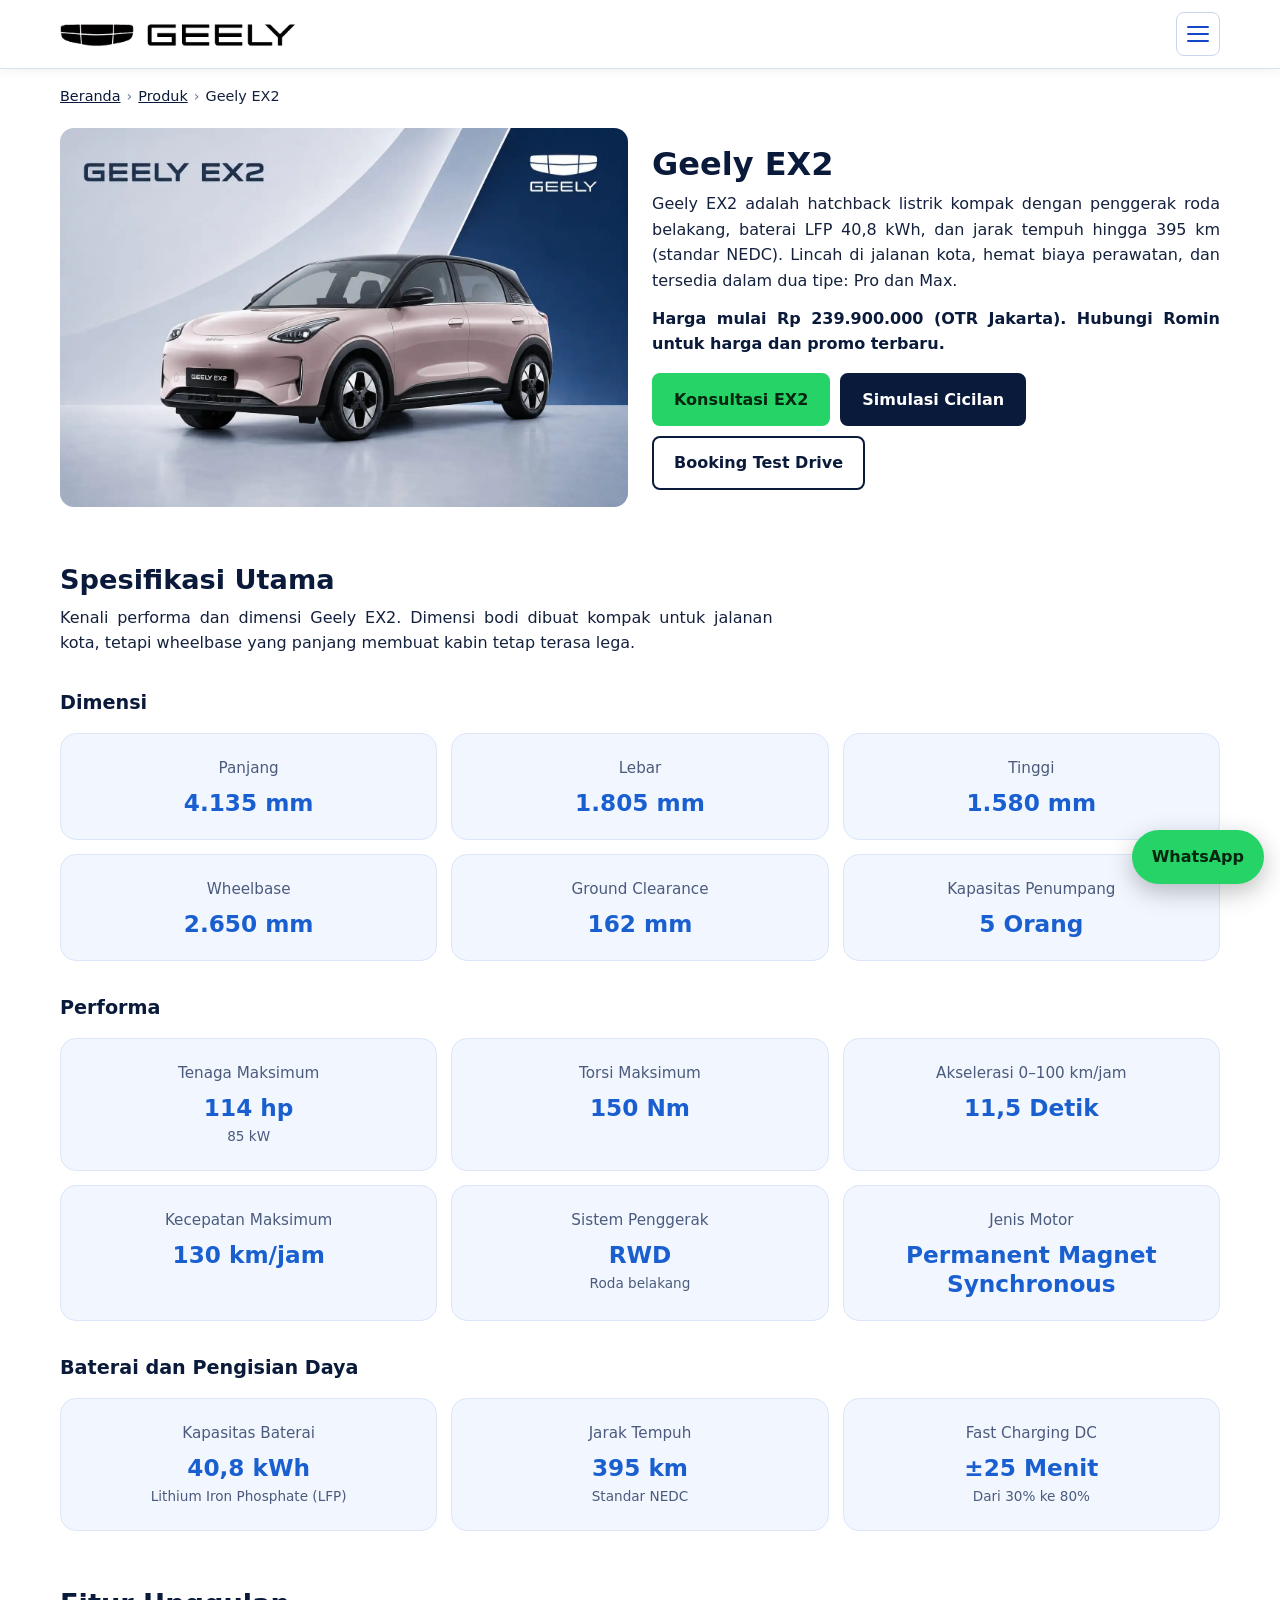
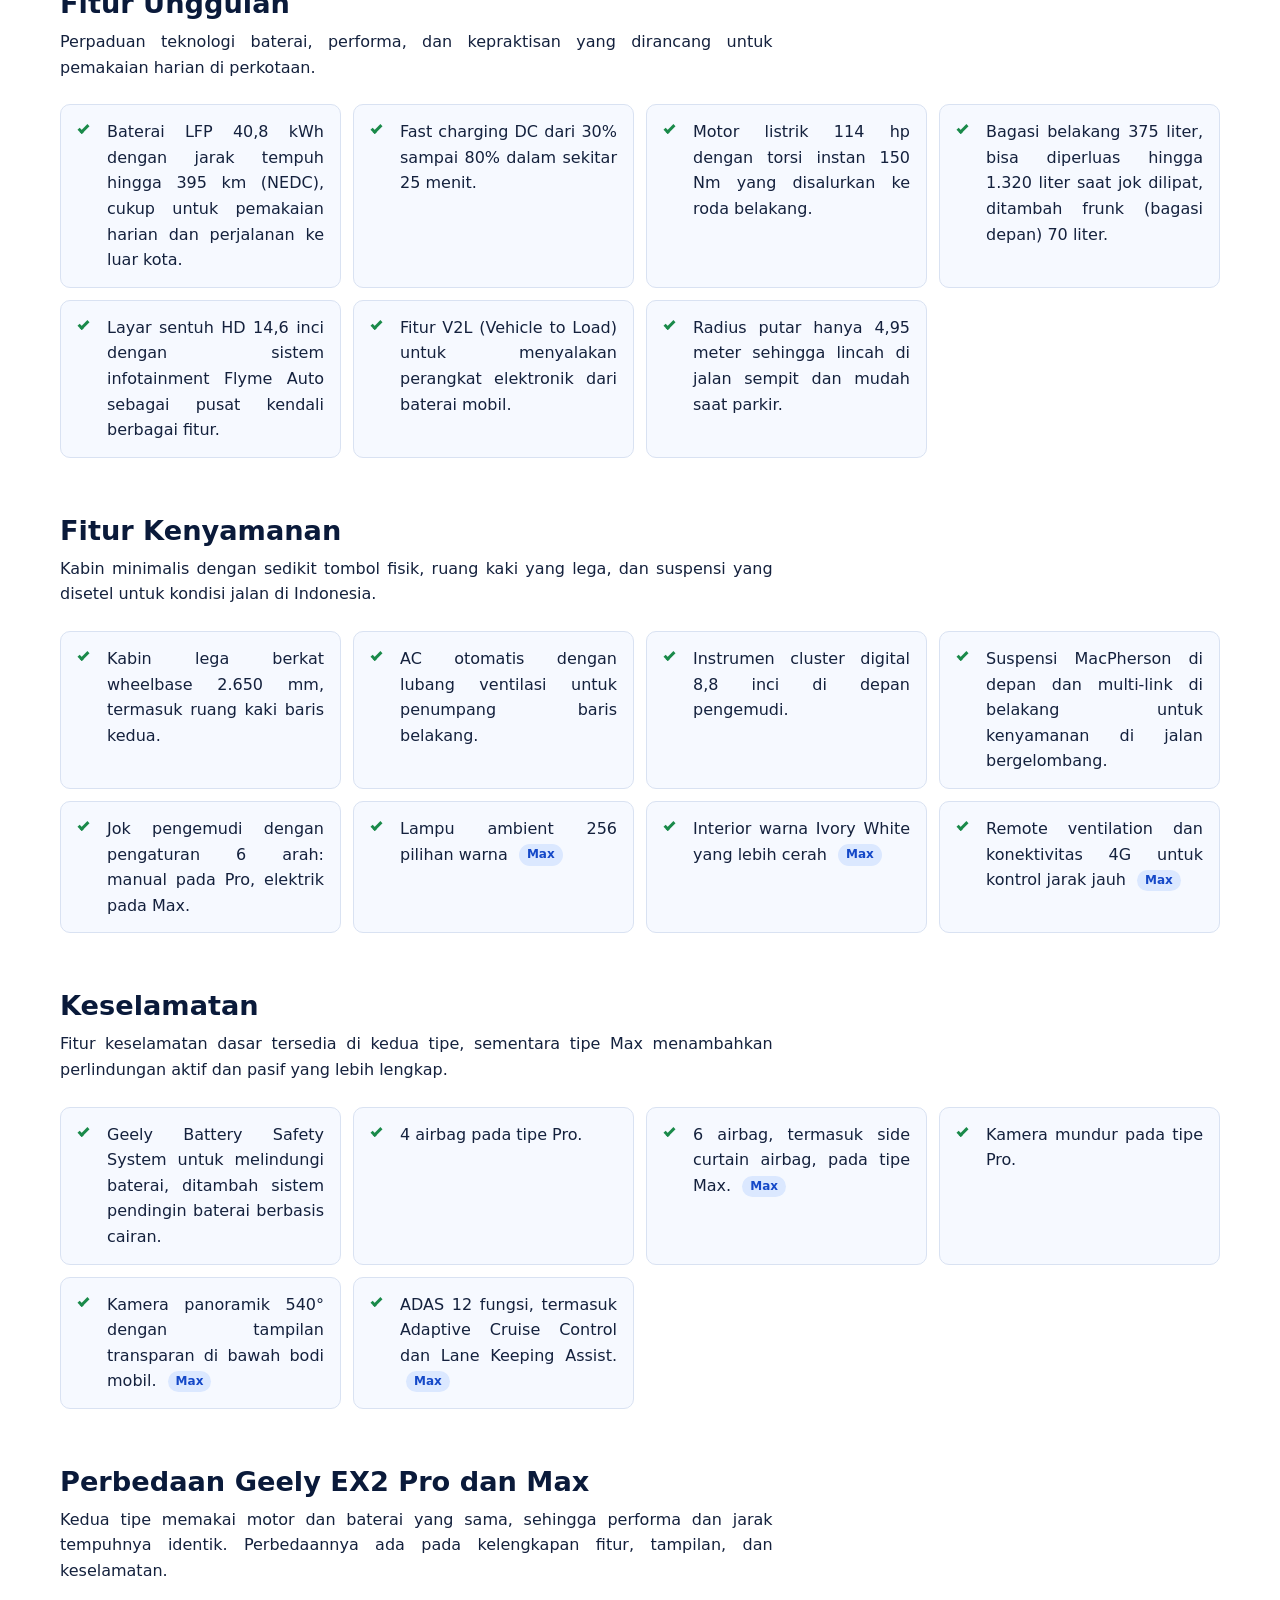
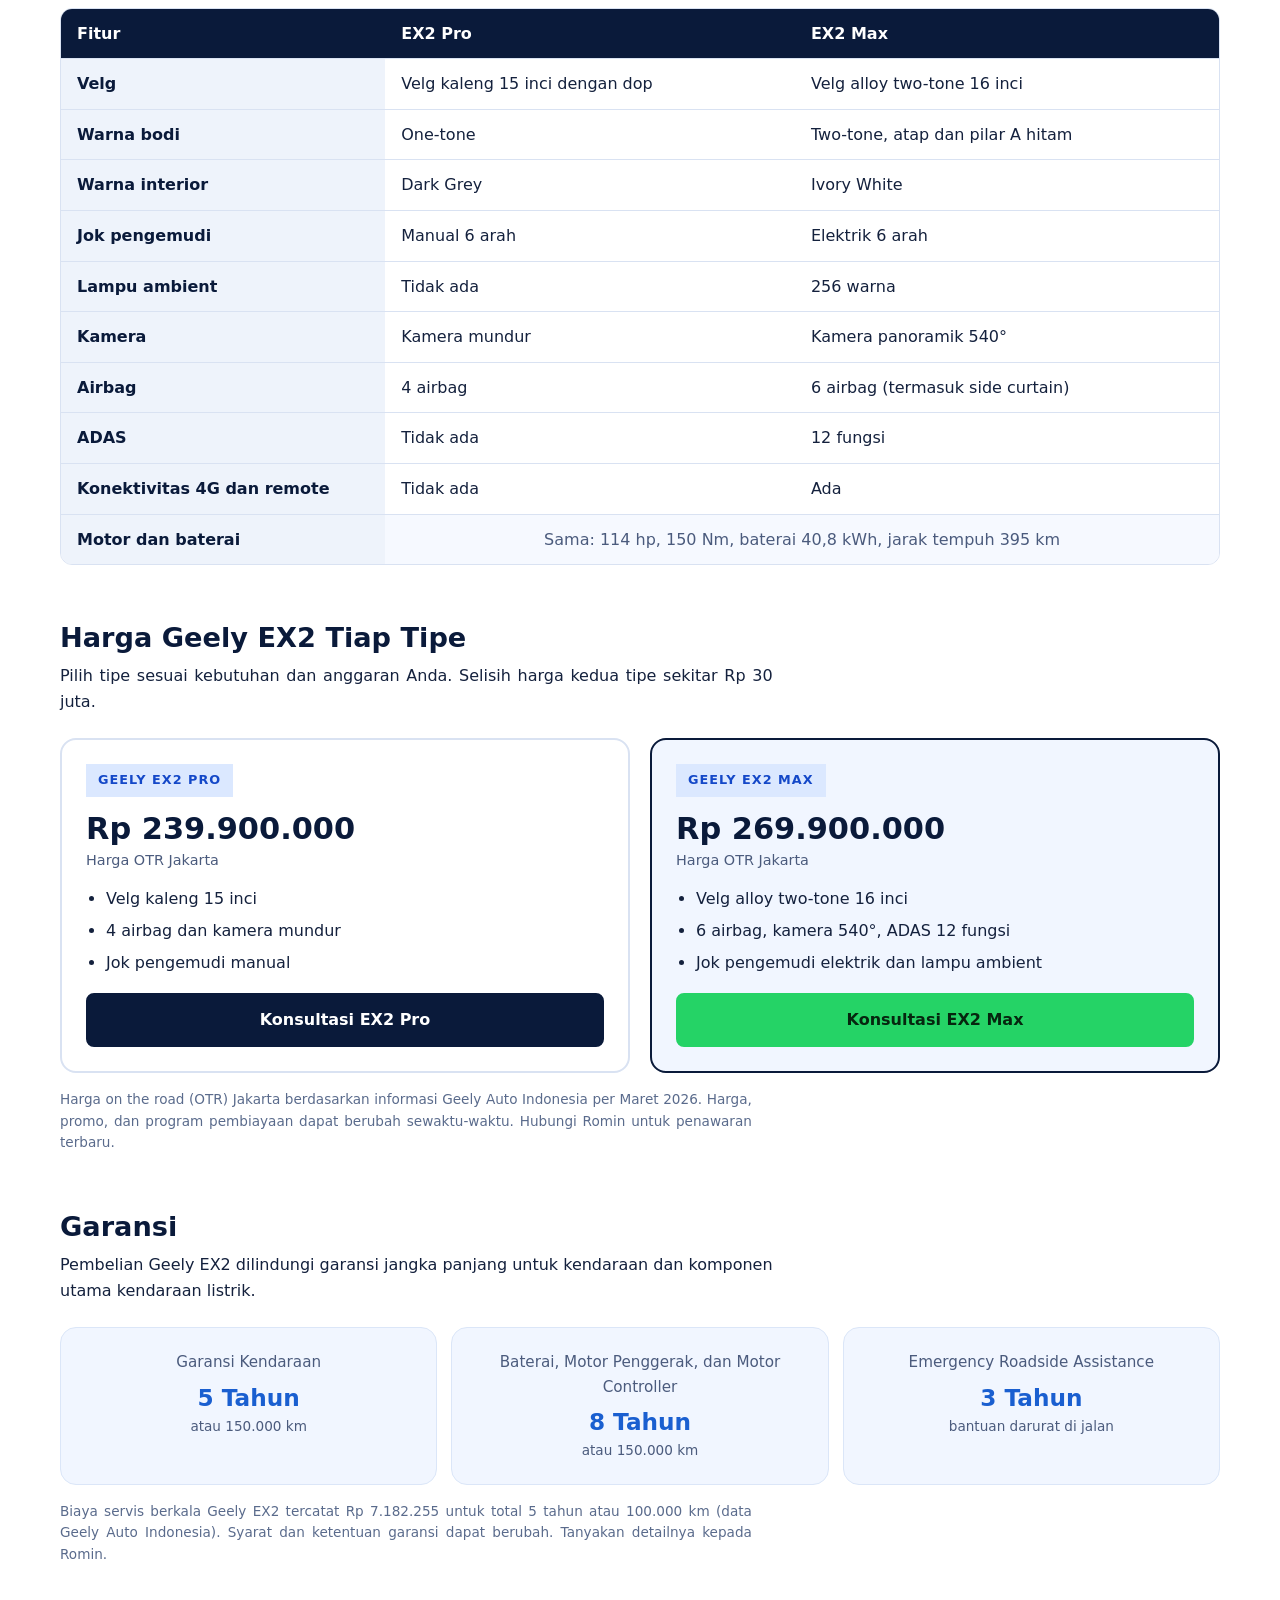
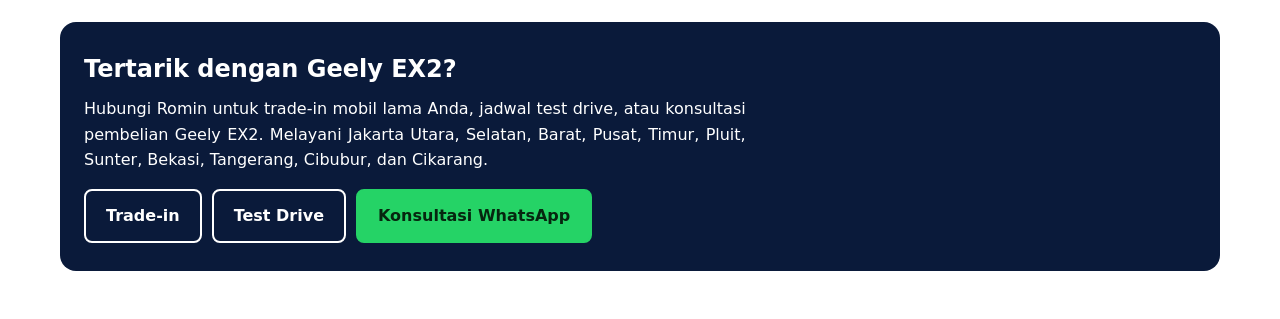
<file: Website - Geely Romin/geely-ex2.html>
<!DOCTYPE html>
<html lang="id">
<head>
  <meta charset="UTF-8">
  <meta name="viewport" content="width=device-width, initial-scale=1">

  <!-- ============ SEO ============ -->
  <title>Geely EX2 Jakarta | Harga, Spesifikasi, Cicilan &amp; Test Drive</title>
  <meta name="description" content="Geely EX2 Pro &amp; Max di Dealer Geely SM Group Jakarta. Harga mulai Rp 239,9 juta, spesifikasi, perbedaan tipe, garansi, cicilan &amp; test drive. Chat Romin.">
  <meta name="keywords" content="Geely EX2, harga Geely EX2, spesifikasi Geely EX2, Geely EX2 Pro, Geely EX2 Max, perbedaan Geely EX2 Pro dan Max, Geely EX2 Jakarta, cicilan Geely EX2, test drive Geely EX2, dealer Geely Jakarta, dealer Geely Sunter">
  <meta name="robots" content="index, follow, max-image-preview:large">
  <meta name="author" content="Geely Jakarta">
  <link rel="canonical" href="https://www.contoh-domain-anda.com/geely-ex2.html">

  <meta property="og:type" content="website">
  <meta property="og:locale" content="id_ID">
  <meta property="og:site_name" content="Geely Jakarta">
  <meta property="og:title" content="Geely EX2 Jakarta | Harga, Spesifikasi, Cicilan &amp; Test Drive">
  <meta property="og:description" content="Spesifikasi, perbedaan tipe Pro dan Max, harga, garansi, dan booking test drive Geely EX2.">
  <meta property="og:url" content="https://www.contoh-domain-anda.com/geely-ex2.html">
  <meta property="og:image" content="https://www.contoh-domain-anda.com/image/geely-ex2.webp">
  <meta name="twitter:card" content="summary_large_image">

  <meta name="theme-color" content="#0a1a3a">
  <link rel="icon" href="image/favicon.png" type="image/png">

  <!-- ============ KEAMANAN ============ -->
  <meta http-equiv="Content-Security-Policy"
        content="default-src 'self'; script-src 'self'; style-src 'self'; img-src 'self' data:; font-src 'self'; object-src 'none'; base-uri 'self'; form-action 'self'">
  <meta name="referrer" content="strict-origin-when-cross-origin">

  <link rel="stylesheet" href="style.css">
  <link rel="stylesheet" href="detail.css">

  <!-- Data terstruktur untuk Google -->
  <script type="application/ld+json">
  {
    "@context": "https://schema.org",
    "@graph": [
      {
        "@type": "Car",
        "name": "Geely EX2",
        "brand": { "@type": "Brand", "name": "Geely" },
        "image": "https://www.contoh-domain-anda.com/image/geely-ex2.webp",
        "description": "Geely EX2 hatchback listrik kompak dengan baterai LFP 40,8 kWh, jarak tempuh hingga 395 km (NEDC), tersedia tipe Pro dan Max di dealer Geely Jakarta.",
        "fuelType": "Electric",
        "driveWheelConfiguration": "https://schema.org/RearWheelDriveConfiguration",
        "vehicleSeatingCapacity": 5,
        "offers": {
          "@type": "AggregateOffer",
          "priceCurrency": "IDR",
          "lowPrice": "239900000",
          "highPrice": "269900000",
          "offerCount": "2"
        }
      },
      {
        "@type": "BreadcrumbList",
        "itemListElement": [
          { "@type": "ListItem", "position": 1, "name": "Beranda", "item": "https://www.contoh-domain-anda.com/" },
          { "@type": "ListItem", "position": 2, "name": "Produk", "item": "https://www.contoh-domain-anda.com/#produk" },
          { "@type": "ListItem", "position": 3, "name": "Geely EX2", "item": "https://www.contoh-domain-anda.com/geely-ex2.html" }
        ]
      }
    ]
  }
  </script>
</head>

<body>
  <a class="skip-link" href="#konten">Lewati ke konten utama</a>

  <!-- ================= NAVBAR ================= -->
  <header class="navbar">
    <div class="navbar__inner">

      <a class="navbar__logo" href="index.html" aria-label="Geely - kembali ke beranda">
        <img src="image/geely-logo.webp" alt="Geely" id="logo-img">
      </a>

      <button class="navbar__toggle" id="menu-toggle" type="button"
              aria-label="Buka menu" aria-expanded="false" aria-controls="menu">
        <span class="bar"></span><span class="bar"></span><span class="bar"></span>
      </button>

      <nav class="navbar__menu" id="menu" aria-label="Navigasi utama">
        <ul>
          <li><a href="index.html">Beranda</a></li>

          <li>
            <button class="sub-toggle" id="produk-toggle" type="button"
                    aria-expanded="false" aria-controls="produk-sub">
              Produk <span class="chev" aria-hidden="true"></span>
            </button>
            <ul class="submenu" id="produk-sub">
              <li><a href="geely-ex2.html" aria-current="page">Geely EX2</a></li>
              <li><a href="geely-ex5.html">Geely EX5</a></li>
              <li><a href="starray.html">Starray</a></li>
              <li><a href="coolray.html">CoolRay</a></li>
            </ul>
          </li>

          <li><a href="index.html#simulasi">Simulasi Cicilan</a></li>
          <li><a href="index.html#test-drive">Test Drive</a></li>
        </ul>

        <a class="wa-btn"
           href="https://wa.me/6281387179069?text=Halo%20Romin%2C%20saya%20ingin%20tanya%20tentang%20Geely"
           target="_blank" rel="noopener noreferrer">
          Konsultasi Whatsapp
        </a>
      </nav>

    </div>
  </header>

  <main id="konten" class="detail">

    <nav class="crumb" aria-label="Jejak halaman">
      <ol>
        <li><a href="index.html">Beranda</a></li>
        <li><a href="index.html#produk">Produk</a></li>
        <li aria-current="page">Geely EX2</li>
      </ol>
    </nav>

    <!-- ================= RINGKASAN ================= -->
    <section class="hero-car">
      <img class="hero-car__img" src="image/geely-ex2.webp" width="1200" height="750"
           alt="Geely EX2 mobil listrik kompak di Dealer Geely SM Group Jakarta">
      <div>
        <h1>Geely EX2</h1>
        <p>Geely EX2 adalah hatchback listrik kompak dengan penggerak roda belakang, baterai LFP 40,8 kWh, dan jarak tempuh hingga 395 km (standar NEDC). Lincah di jalanan kota, hemat biaya perawatan, dan tersedia dalam dua tipe: Pro dan Max.</p>
        <p class="harga">Harga mulai Rp 239.900.000 (OTR Jakarta). Hubungi Romin untuk harga dan promo terbaru.</p>
        <div class="aksi">
          <a class="btn btn--wa"
             href="https://wa.me/6281387179069?text=Halo%20Romin%2C%20saya%20tertarik%20dengan%20Geely%20EX2"
             target="_blank" rel="noopener noreferrer">Konsultasi EX2</a>
          <a class="btn btn--biru" href="index.html#simulasi">Simulasi Cicilan</a>
          <a class="btn btn--garis" href="index.html#test-drive">Booking Test Drive</a>
        </div>
      </div>
    </section>

    <!-- ================= SPESIFIKASI UTAMA ================= -->
    <section class="blok" aria-labelledby="spek-judul">
      <h2 id="spek-judul">Spesifikasi Utama</h2>
      <p class="blok__intro">Kenali performa dan dimensi Geely EX2. Dimensi bodi dibuat kompak untuk jalanan kota, tetapi wheelbase yang panjang membuat kabin tetap terasa lega.</p>

      <h3>Dimensi</h3>
      <div class="kotak-grid">
        <div class="kotak"><span>Panjang</span><strong>4.135 mm</strong></div>
        <div class="kotak"><span>Lebar</span><strong>1.805 mm</strong></div>
        <div class="kotak"><span>Tinggi</span><strong>1.580 mm</strong></div>
        <div class="kotak"><span>Wheelbase</span><strong>2.650 mm</strong></div>
        <div class="kotak"><span>Ground Clearance</span><strong>162 mm</strong></div>
        <div class="kotak"><span>Kapasitas Penumpang</span><strong>5 Orang</strong></div>
      </div>

      <h3>Performa</h3>
      <div class="kotak-grid">
        <div class="kotak"><span>Tenaga Maksimum</span><strong>114 hp</strong><small>85 kW</small></div>
        <div class="kotak"><span>Torsi Maksimum</span><strong>150 Nm</strong></div>
        <div class="kotak"><span>Akselerasi 0–100 km/jam</span><strong>11,5 Detik</strong></div>
        <div class="kotak"><span>Kecepatan Maksimum</span><strong>130 km/jam</strong></div>
        <div class="kotak"><span>Sistem Penggerak</span><strong>RWD</strong><small>Roda belakang</small></div>
        <div class="kotak"><span>Jenis Motor</span><strong>Permanent Magnet Synchronous</strong></div>
      </div>

      <h3>Baterai dan Pengisian Daya</h3>
      <div class="kotak-grid">
        <div class="kotak"><span>Kapasitas Baterai</span><strong>40,8 kWh</strong><small>Lithium Iron Phosphate (LFP)</small></div>
        <div class="kotak"><span>Jarak Tempuh</span><strong>395 km</strong><small>Standar NEDC</small></div>
        <div class="kotak"><span>Fast Charging DC</span><strong>±25 Menit</strong><small>Dari 30% ke 80%</small></div>
      </div>
    </section>

    <!-- ================= FITUR UNGGULAN ================= -->
    <section class="blok" aria-labelledby="unggulan-judul">
      <h2 id="unggulan-judul">Fitur Unggulan</h2>
      <p class="blok__intro">Perpaduan teknologi baterai, performa, dan kepraktisan yang dirancang untuk pemakaian harian di perkotaan.</p>
      <ul class="fitur">
        <li>Baterai LFP 40,8 kWh dengan jarak tempuh hingga 395 km (NEDC), cukup untuk pemakaian harian dan perjalanan ke luar kota.</li>
        <li>Fast charging DC dari 30% sampai 80% dalam sekitar 25 menit.</li>
        <li>Motor listrik 114 hp dengan torsi instan 150 Nm yang disalurkan ke roda belakang.</li>
        <li>Bagasi belakang 375 liter, bisa diperluas hingga 1.320 liter saat jok dilipat, ditambah frunk (bagasi depan) 70 liter.</li>
        <li>Layar sentuh HD 14,6 inci dengan sistem infotainment Flyme Auto sebagai pusat kendali berbagai fitur.</li>
        <li>Fitur V2L (Vehicle to Load) untuk menyalakan perangkat elektronik dari baterai mobil.</li>
        <li>Radius putar hanya 4,95 meter sehingga lincah di jalan sempit dan mudah saat parkir.</li>
      </ul>
    </section>

    <!-- ================= FITUR KENYAMANAN ================= -->
    <section class="blok" aria-labelledby="nyaman-judul">
      <h2 id="nyaman-judul">Fitur Kenyamanan</h2>
      <p class="blok__intro">Kabin minimalis dengan sedikit tombol fisik, ruang kaki yang lega, dan suspensi yang disetel untuk kondisi jalan di Indonesia.</p>
      <ul class="fitur">
        <li>Kabin lega berkat wheelbase 2.650 mm, termasuk ruang kaki baris kedua.</li>
        <li>AC otomatis dengan lubang ventilasi untuk penumpang baris belakang.</li>
        <li>Instrumen cluster digital 8,8 inci di depan pengemudi.</li>
        <li>Suspensi MacPherson di depan dan multi-link di belakang untuk kenyamanan di jalan bergelombang.</li>
        <li>Jok pengemudi dengan pengaturan 6 arah: manual pada Pro, elektrik pada Max.</li>
        <li>Lampu ambient 256 pilihan warna <em class="tag">Max</em></li>
        <li>Interior warna Ivory White yang lebih cerah <em class="tag">Max</em></li>
        <li>Remote ventilation dan konektivitas 4G untuk kontrol jarak jauh <em class="tag">Max</em></li>
      </ul>
    </section>

    <!-- ================= KESELAMATAN ================= -->
    <section class="blok" aria-labelledby="aman-judul">
      <h2 id="aman-judul">Keselamatan</h2>
      <p class="blok__intro">Fitur keselamatan dasar tersedia di kedua tipe, sementara tipe Max menambahkan perlindungan aktif dan pasif yang lebih lengkap.</p>
      <ul class="fitur">
        <li>Geely Battery Safety System untuk melindungi baterai, ditambah sistem pendingin baterai berbasis cairan.</li>
        <li>4 airbag pada tipe Pro.</li>
        <li>6 airbag, termasuk side curtain airbag, pada tipe Max. <em class="tag">Max</em></li>
        <li>Kamera mundur pada tipe Pro.</li>
        <li>Kamera panoramik 540° dengan tampilan transparan di bawah bodi mobil. <em class="tag">Max</em></li>
        <li>ADAS 12 fungsi, termasuk Adaptive Cruise Control dan Lane Keeping Assist. <em class="tag">Max</em></li>
      </ul>
    </section>

    <!-- ================= PERBEDAAN TIPE ================= -->
    <section class="blok" aria-labelledby="beda-judul">
      <h2 id="beda-judul">Perbedaan Geely EX2 Pro dan Max</h2>
      <p class="blok__intro">Kedua tipe memakai motor dan baterai yang sama, sehingga performa dan jarak tempuhnya identik. Perbedaannya ada pada kelengkapan fitur, tampilan, dan keselamatan.</p>

      <div class="tabel-wrap">
        <table class="tabel">
          <caption class="sr-only">Perbandingan Geely EX2 Pro dan Max</caption>
          <thead>
            <tr><th scope="col">Fitur</th><th scope="col">EX2 Pro</th><th scope="col">EX2 Max</th></tr>
          </thead>
          <tbody>
            <tr><th scope="row">Velg</th><td>Velg kaleng 15 inci dengan dop</td><td>Velg alloy two-tone 16 inci</td></tr>
            <tr><th scope="row">Warna bodi</th><td>One-tone</td><td>Two-tone, atap dan pilar A hitam</td></tr>
            <tr><th scope="row">Warna interior</th><td>Dark Grey</td><td>Ivory White</td></tr>
            <tr><th scope="row">Jok pengemudi</th><td>Manual 6 arah</td><td>Elektrik 6 arah</td></tr>
            <tr><th scope="row">Lampu ambient</th><td>Tidak ada</td><td>256 warna</td></tr>
            <tr><th scope="row">Kamera</th><td>Kamera mundur</td><td>Kamera panoramik 540°</td></tr>
            <tr><th scope="row">Airbag</th><td>4 airbag</td><td>6 airbag (termasuk side curtain)</td></tr>
            <tr><th scope="row">ADAS</th><td>Tidak ada</td><td>12 fungsi</td></tr>
            <tr><th scope="row">Konektivitas 4G dan remote</th><td>Tidak ada</td><td>Ada</td></tr>
            <tr><th scope="row">Motor dan baterai</th><td class="sama" colspan="2">Sama: 114 hp, 150 Nm, baterai 40,8 kWh, jarak tempuh 395 km</td></tr>
          </tbody>
        </table>
      </div>
    </section>

    <!-- ================= HARGA ================= -->
    <section class="blok" aria-labelledby="harga-judul">
      <h2 id="harga-judul">Harga Geely EX2 Tiap Tipe</h2>
      <p class="blok__intro">Pilih tipe sesuai kebutuhan dan anggaran Anda. Selisih harga kedua tipe sekitar Rp 30 juta.</p>

      <div class="harga-grid">
        <div class="kotak-harga">
          <span class="kotak-harga__tipe">Geely EX2 Pro</span>
          <p class="kotak-harga__angka">Rp 239.900.000</p>
          <p class="kotak-harga__ket">Harga OTR Jakarta</p>
          <ul>
            <li>Velg kaleng 15 inci</li>
            <li>4 airbag dan kamera mundur</li>
            <li>Jok pengemudi manual</li>
          </ul>
          <a class="btn btn--biru"
             href="https://wa.me/6281387179069?text=Halo%20Romin%2C%20saya%20ingin%20tanya%20harga%20dan%20promo%20Geely%20EX2%20Pro"
             target="_blank" rel="noopener noreferrer">Konsultasi EX2 Pro</a>
        </div>

        <div class="kotak-harga kotak-harga--max">
          <span class="kotak-harga__tipe">Geely EX2 Max</span>
          <p class="kotak-harga__angka">Rp 269.900.000</p>
          <p class="kotak-harga__ket">Harga OTR Jakarta</p>
          <ul>
            <li>Velg alloy two-tone 16 inci</li>
            <li>6 airbag, kamera 540°, ADAS 12 fungsi</li>
            <li>Jok pengemudi elektrik dan lampu ambient</li>
          </ul>
          <a class="btn btn--wa"
             href="https://wa.me/6281387179069?text=Halo%20Romin%2C%20saya%20ingin%20tanya%20harga%20dan%20promo%20Geely%20EX2%20Max"
             target="_blank" rel="noopener noreferrer">Konsultasi EX2 Max</a>
        </div>
      </div>

      <p class="catatan">Harga on the road (OTR) Jakarta berdasarkan informasi Geely Auto Indonesia per Maret 2026. Harga, promo, dan program pembiayaan dapat berubah sewaktu-waktu. Hubungi Romin untuk penawaran terbaru.</p>
    </section>

    <!-- ================= GARANSI ================= -->
    <section class="blok" aria-labelledby="garansi-judul">
      <h2 id="garansi-judul">Garansi</h2>
      <p class="blok__intro">Pembelian Geely EX2 dilindungi garansi jangka panjang untuk kendaraan dan komponen utama kendaraan listrik.</p>
      <div class="kotak-grid">
        <div class="kotak"><span>Garansi Kendaraan</span><strong>5 Tahun</strong><small>atau 150.000 km</small></div>
        <div class="kotak"><span>Baterai, Motor Penggerak, dan Motor Controller</span><strong>8 Tahun</strong><small>atau 150.000 km</small></div>
        <div class="kotak"><span>Emergency Roadside Assistance</span><strong>3 Tahun</strong><small>bantuan darurat di jalan</small></div>
      </div>
      <p class="catatan">Biaya servis berkala Geely EX2 tercatat Rp 7.182.255 untuk total 5 tahun atau 100.000 km (data Geely Auto Indonesia). Syarat dan ketentuan garansi dapat berubah. Tanyakan detailnya kepada Romin.</p>
    </section>

    <!-- ================= AJAKAN (PALING BAWAH) ================= -->
    <section class="ajakan" aria-labelledby="ajakan-judul">
      <h2 id="ajakan-judul">Tertarik dengan Geely EX2?</h2>
      <p>Hubungi Romin untuk trade-in mobil lama Anda, jadwal test drive, atau konsultasi pembelian Geely EX2. Melayani Jakarta Utara, Selatan, Barat, Pusat, Timur, Pluit, Sunter, Bekasi, Tangerang, Cibubur, dan Cikarang.</p>
      <div class="aksi">
        <a class="btn btn--garis"
           href="https://wa.me/6281387179069?text=Halo%20Romin%2C%20saya%20ingin%20tanya%20trade-in%20untuk%20Geely%20EX2"
           target="_blank" rel="noopener noreferrer">Trade-in</a>
        <a class="btn btn--garis" href="index.html#test-drive">Test Drive</a>
        <a class="btn btn--wa"
           href="https://wa.me/6281387179069?text=Halo%20Romin%2C%20saya%20ingin%20konsultasi%20tentang%20Geely%20EX2"
           target="_blank" rel="noopener noreferrer">Konsultasi WhatsApp</a>
      </div>
    </section>

  </main>

  <a class="wa-float"
     href="https://wa.me/6281387179069?text=Halo%20Romin%2C%20saya%20ingin%20tanya%20tentang%20Geely%20EX2"
     target="_blank" rel="noopener noreferrer"
     aria-label="Konsultasi Whatsapp">
    WhatsApp
  </a>

  <script src="script.js" defer></script>
</body>
</html>
</file>
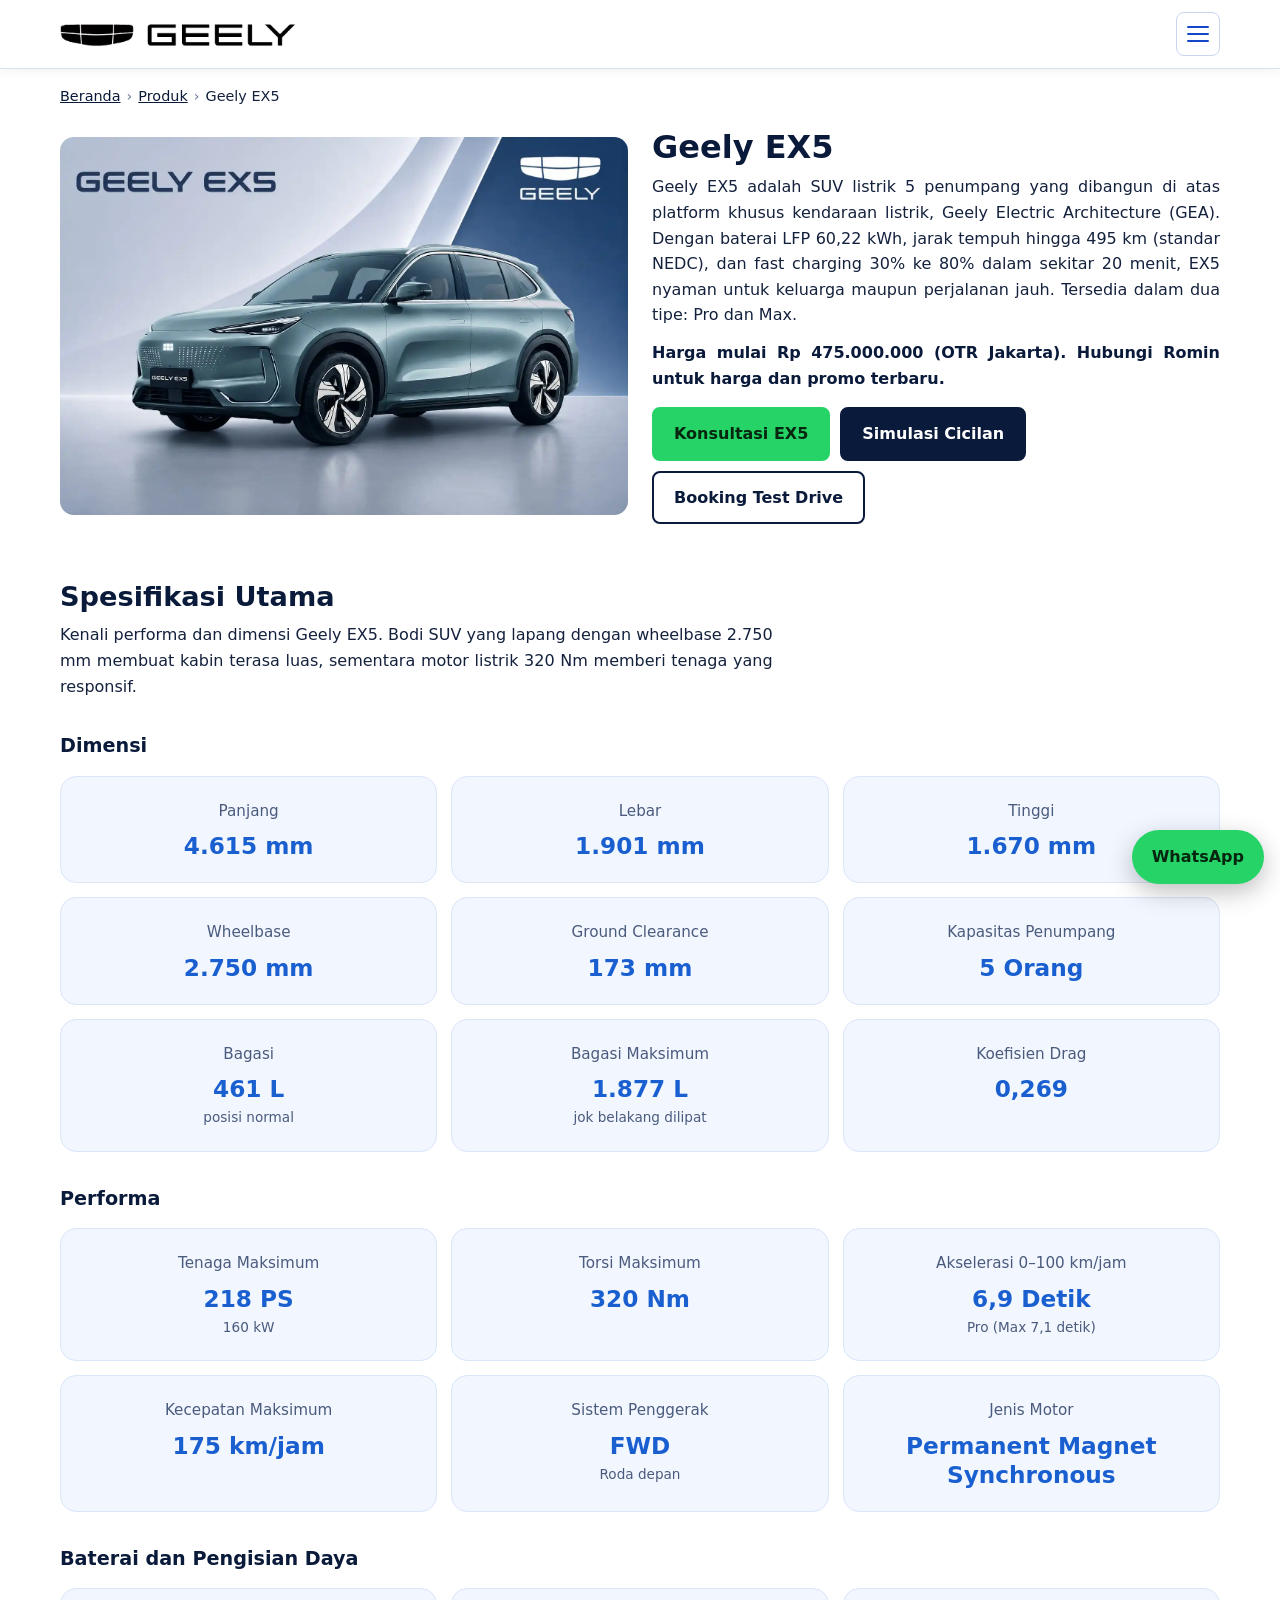
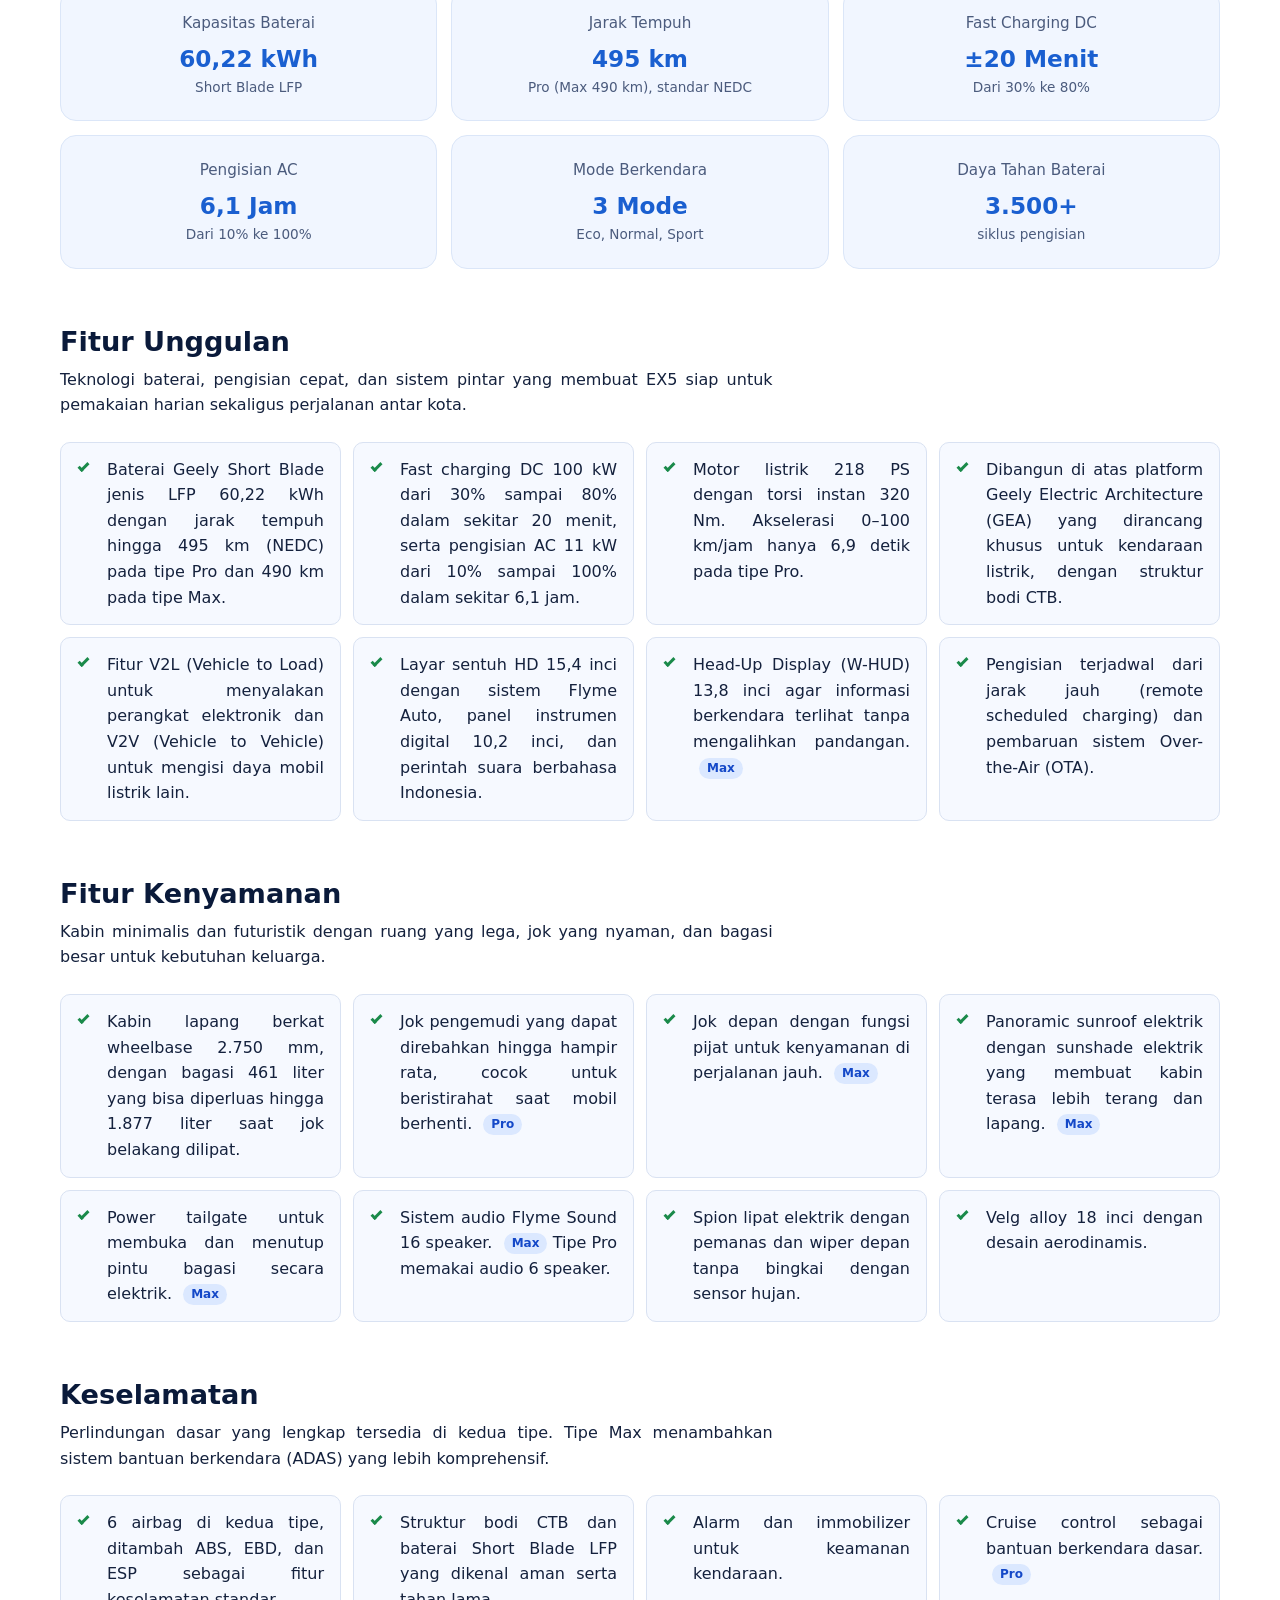
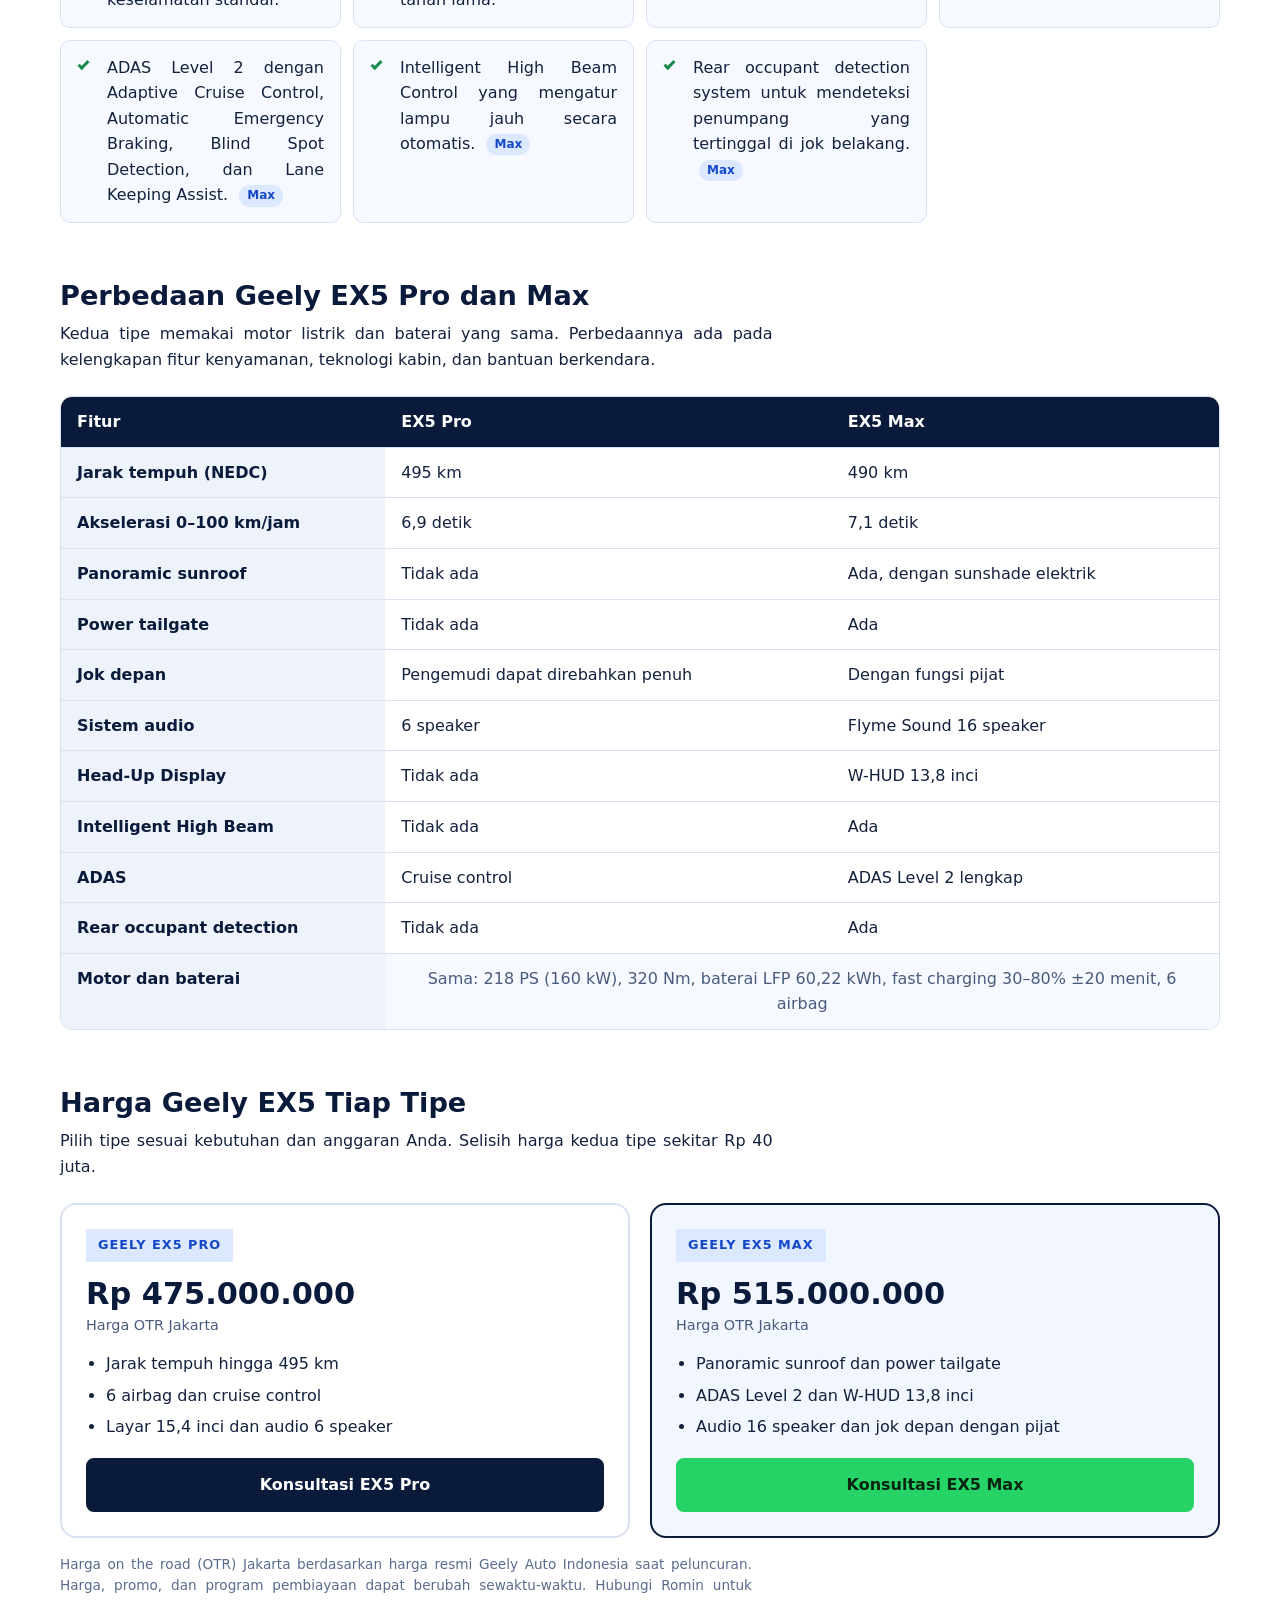
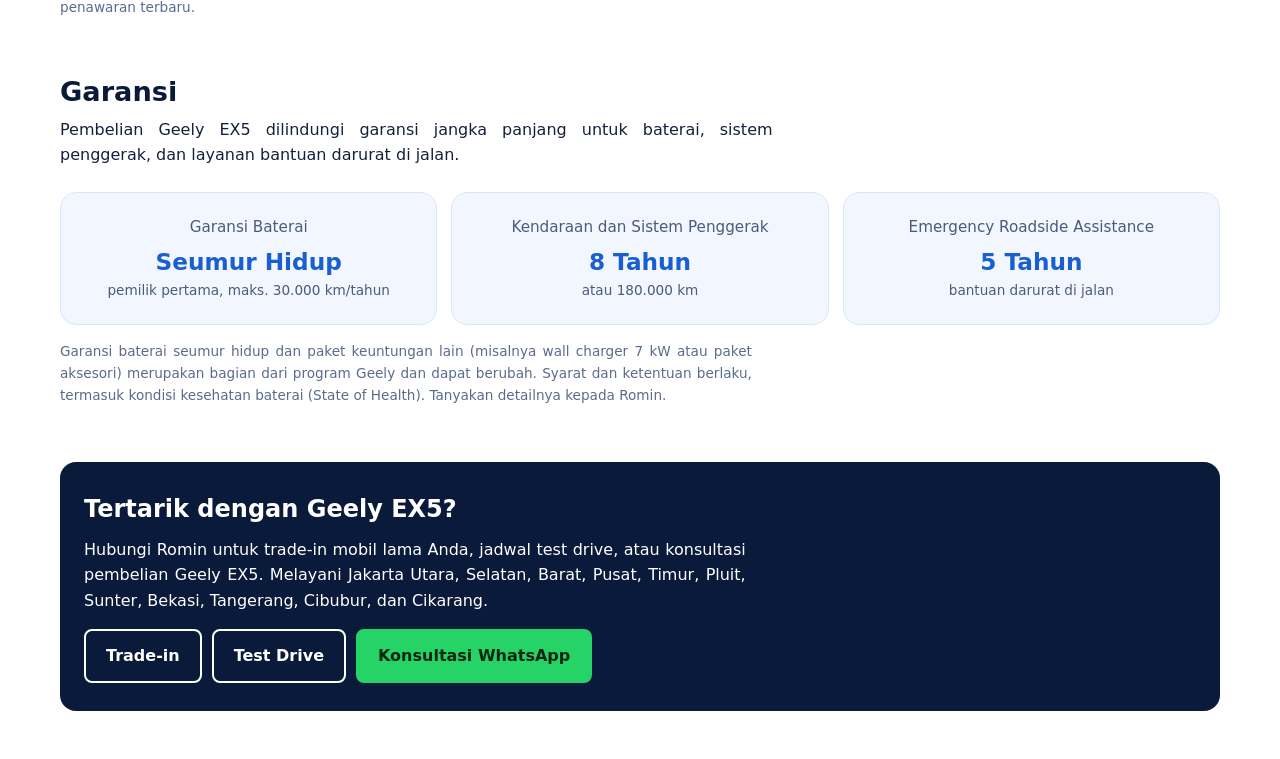
<file: Website - Geely Romin/geely-ex5.html>
<!DOCTYPE html>
<html lang="id">
<head>
  <meta charset="UTF-8">
  <meta name="viewport" content="width=device-width, initial-scale=1">

  <!-- ============ SEO ============ -->
  <title>Geely EX5 Jakarta | Harga, Spesifikasi, Cicilan &amp; Test Drive</title>
  <meta name="description" content="Geely EX5 EV Pro &amp; Max di Dealer Geely SM Group Jakarta. Harga mulai Rp 475 juta, jarak tempuh 495 km, perbedaan tipe, garansi, cicilan &amp; test drive. Chat Romin.">
  <meta name="keywords" content="Geely EX5, Geely EX5 EV, harga Geely EX5, spesifikasi Geely EX5, Geely EX5 Pro, Geely EX5 Max, perbedaan Geely EX5 Pro dan Max, SUV listrik Geely, Geely EX5 Jakarta, cicilan Geely EX5, test drive Geely EX5, dealer Geely Jakarta, dealer Geely Sunter">
  <meta name="robots" content="index, follow, max-image-preview:large">
  <meta name="author" content="Geely Jakarta">
  <link rel="canonical" href="https://www.contoh-domain-anda.com/geely-ex5.html">

  <meta property="og:type" content="website">
  <meta property="og:locale" content="id_ID">
  <meta property="og:site_name" content="Geely Jakarta">
  <meta property="og:title" content="Geely EX5 Jakarta | Harga, Spesifikasi, Cicilan &amp; Test Drive">
  <meta property="og:description" content="Spesifikasi, perbedaan tipe Pro dan Max, harga, garansi, dan booking test drive Geely EX5.">
  <meta property="og:url" content="https://www.contoh-domain-anda.com/geely-ex5.html">
  <meta property="og:image" content="https://www.contoh-domain-anda.com/image/geely-ex5.webp">
  <meta name="twitter:card" content="summary_large_image">

  <meta name="theme-color" content="#0a1a3a">
  <link rel="icon" href="image/favicon.png" type="image/png">

  <!-- ============ KEAMANAN ============ -->
  <meta http-equiv="Content-Security-Policy"
        content="default-src 'self'; script-src 'self'; style-src 'self'; img-src 'self' data:; font-src 'self'; object-src 'none'; base-uri 'self'; form-action 'self'">
  <meta name="referrer" content="strict-origin-when-cross-origin">

  <link rel="stylesheet" href="style.css">
  <link rel="stylesheet" href="detail.css">

  <!-- Data terstruktur untuk Google -->
  <script type="application/ld+json">
  {
    "@context": "https://schema.org",
    "@graph": [
      {
        "@type": "Car",
        "name": "Geely EX5",
        "brand": { "@type": "Brand", "name": "Geely" },
        "image": "https://www.contoh-domain-anda.com/image/geely-ex5.webp",
        "description": "Geely EX5 SUV listrik dengan baterai LFP 60,22 kWh, jarak tempuh hingga 495 km (NEDC), tersedia tipe Pro dan Max di dealer Geely Jakarta.",
        "fuelType": "Electric",
        "driveWheelConfiguration": "https://schema.org/FrontWheelDriveConfiguration",
        "vehicleSeatingCapacity": 5,
        "offers": {
          "@type": "AggregateOffer",
          "priceCurrency": "IDR",
          "lowPrice": "475000000",
          "highPrice": "515000000",
          "offerCount": "2"
        }
      },
      {
        "@type": "BreadcrumbList",
        "itemListElement": [
          { "@type": "ListItem", "position": 1, "name": "Beranda", "item": "https://www.contoh-domain-anda.com/" },
          { "@type": "ListItem", "position": 2, "name": "Produk", "item": "https://www.contoh-domain-anda.com/#produk" },
          { "@type": "ListItem", "position": 3, "name": "Geely EX5", "item": "https://www.contoh-domain-anda.com/geely-ex5.html" }
        ]
      }
    ]
  }
  </script>
</head>

<body>
  <a class="skip-link" href="#konten">Lewati ke konten utama</a>

  <!-- ================= NAVBAR ================= -->
  <header class="navbar">
    <div class="navbar__inner">

      <a class="navbar__logo" href="index.html" aria-label="Geely - kembali ke beranda">
        <img src="image/geely-logo.webp" alt="Geely" id="logo-img">
      </a>

      <button class="navbar__toggle" id="menu-toggle" type="button"
              aria-label="Buka menu" aria-expanded="false" aria-controls="menu">
        <span class="bar"></span><span class="bar"></span><span class="bar"></span>
      </button>

      <nav class="navbar__menu" id="menu" aria-label="Navigasi utama">
        <ul>
          <li><a href="index.html">Beranda</a></li>

          <li>
            <button class="sub-toggle" id="produk-toggle" type="button"
                    aria-expanded="false" aria-controls="produk-sub">
              Produk <span class="chev" aria-hidden="true"></span>
            </button>
            <ul class="submenu" id="produk-sub">
              <li><a href="geely-ex2.html">Geely EX2</a></li>
              <li><a href="geely-ex5.html" aria-current="page">Geely EX5</a></li>
              <li><a href="starray.html">Starray</a></li>
              <li><a href="coolray.html">CoolRay</a></li>
            </ul>
          </li>

          <li><a href="index.html#simulasi">Simulasi Cicilan</a></li>
          <li><a href="index.html#test-drive">Test Drive</a></li>
        </ul>

        <a class="wa-btn"
           href="https://wa.me/6281387179069?text=Halo%20Romin%2C%20saya%20ingin%20tanya%20tentang%20Geely"
           target="_blank" rel="noopener noreferrer">
          Konsultasi Whatsapp
        </a>
      </nav>

    </div>
  </header>

  <main id="konten" class="detail">

    <nav class="crumb" aria-label="Jejak halaman">
      <ol>
        <li><a href="index.html">Beranda</a></li>
        <li><a href="index.html#produk">Produk</a></li>
        <li aria-current="page">Geely EX5</li>
      </ol>
    </nav>

    <!-- ================= RINGKASAN ================= -->
    <section class="hero-car">
      <img class="hero-car__img" src="image/geely-ex5.webp" width="1200" height="750"
           alt="Geely EX5 SUV listrik di Dealer Geely SM Group Jakarta">
      <div>
        <h1>Geely EX5</h1>
        <p>Geely EX5 adalah SUV listrik 5 penumpang yang dibangun di atas platform khusus kendaraan listrik, Geely Electric Architecture (GEA). Dengan baterai LFP 60,22 kWh, jarak tempuh hingga 495 km (standar NEDC), dan fast charging 30% ke 80% dalam sekitar 20 menit, EX5 nyaman untuk keluarga maupun perjalanan jauh. Tersedia dalam dua tipe: Pro dan Max.</p>
        <p class="harga">Harga mulai Rp 475.000.000 (OTR Jakarta). Hubungi Romin untuk harga dan promo terbaru.</p>
        <div class="aksi">
          <a class="btn btn--wa"
             href="https://wa.me/6281387179069?text=Halo%20Romin%2C%20saya%20tertarik%20dengan%20Geely%20EX5"
             target="_blank" rel="noopener noreferrer">Konsultasi EX5</a>
          <a class="btn btn--biru" href="index.html#simulasi">Simulasi Cicilan</a>
          <a class="btn btn--garis" href="index.html#test-drive">Booking Test Drive</a>
        </div>
      </div>
    </section>

    <!-- ================= SPESIFIKASI UTAMA ================= -->
    <section class="blok" aria-labelledby="spek-judul">
      <h2 id="spek-judul">Spesifikasi Utama</h2>
      <p class="blok__intro">Kenali performa dan dimensi Geely EX5. Bodi SUV yang lapang dengan wheelbase 2.750 mm membuat kabin terasa luas, sementara motor listrik 320 Nm memberi tenaga yang responsif.</p>

      <h3>Dimensi</h3>
      <div class="kotak-grid">
        <div class="kotak"><span>Panjang</span><strong>4.615 mm</strong></div>
        <div class="kotak"><span>Lebar</span><strong>1.901 mm</strong></div>
        <div class="kotak"><span>Tinggi</span><strong>1.670 mm</strong></div>
        <div class="kotak"><span>Wheelbase</span><strong>2.750 mm</strong></div>
        <div class="kotak"><span>Ground Clearance</span><strong>173 mm</strong></div>
        <div class="kotak"><span>Kapasitas Penumpang</span><strong>5 Orang</strong></div>
        <div class="kotak"><span>Bagasi</span><strong>461 L</strong><small>posisi normal</small></div>
        <div class="kotak"><span>Bagasi Maksimum</span><strong>1.877 L</strong><small>jok belakang dilipat</small></div>
        <div class="kotak"><span>Koefisien Drag</span><strong>0,269</strong></div>
      </div>

      <h3>Performa</h3>
      <div class="kotak-grid">
        <div class="kotak"><span>Tenaga Maksimum</span><strong>218 PS</strong><small>160 kW</small></div>
        <div class="kotak"><span>Torsi Maksimum</span><strong>320 Nm</strong></div>
        <div class="kotak"><span>Akselerasi 0–100 km/jam</span><strong>6,9 Detik</strong><small>Pro (Max 7,1 detik)</small></div>
        <div class="kotak"><span>Kecepatan Maksimum</span><strong>175 km/jam</strong></div>
        <div class="kotak"><span>Sistem Penggerak</span><strong>FWD</strong><small>Roda depan</small></div>
        <div class="kotak"><span>Jenis Motor</span><strong>Permanent Magnet Synchronous</strong></div>
      </div>

      <h3>Baterai dan Pengisian Daya</h3>
      <div class="kotak-grid">
        <div class="kotak"><span>Kapasitas Baterai</span><strong>60,22 kWh</strong><small>Short Blade LFP</small></div>
        <div class="kotak"><span>Jarak Tempuh</span><strong>495 km</strong><small>Pro (Max 490 km), standar NEDC</small></div>
        <div class="kotak"><span>Fast Charging DC</span><strong>±20 Menit</strong><small>Dari 30% ke 80%</small></div>
        <div class="kotak"><span>Pengisian AC</span><strong>6,1 Jam</strong><small>Dari 10% ke 100%</small></div>
        <div class="kotak"><span>Mode Berkendara</span><strong>3 Mode</strong><small>Eco, Normal, Sport</small></div>
        <div class="kotak"><span>Daya Tahan Baterai</span><strong>3.500+</strong><small>siklus pengisian</small></div>
      </div>
    </section>

    <!-- ================= FITUR UNGGULAN ================= -->
    <section class="blok" aria-labelledby="unggulan-judul">
      <h2 id="unggulan-judul">Fitur Unggulan</h2>
      <p class="blok__intro">Teknologi baterai, pengisian cepat, dan sistem pintar yang membuat EX5 siap untuk pemakaian harian sekaligus perjalanan antar kota.</p>
      <ul class="fitur">
        <li>Baterai Geely Short Blade jenis LFP 60,22 kWh dengan jarak tempuh hingga 495 km (NEDC) pada tipe Pro dan 490 km pada tipe Max.</li>
        <li>Fast charging DC 100 kW dari 30% sampai 80% dalam sekitar 20 menit, serta pengisian AC 11 kW dari 10% sampai 100% dalam sekitar 6,1 jam.</li>
        <li>Motor listrik 218 PS dengan torsi instan 320 Nm. Akselerasi 0–100 km/jam hanya 6,9 detik pada tipe Pro.</li>
        <li>Dibangun di atas platform Geely Electric Architecture (GEA) yang dirancang khusus untuk kendaraan listrik, dengan struktur bodi CTB.</li>
        <li>Fitur V2L (Vehicle to Load) untuk menyalakan perangkat elektronik dan V2V (Vehicle to Vehicle) untuk mengisi daya mobil listrik lain.</li>
        <li>Layar sentuh HD 15,4 inci dengan sistem Flyme Auto, panel instrumen digital 10,2 inci, dan perintah suara berbahasa Indonesia.</li>
        <li>Head-Up Display (W-HUD) 13,8 inci agar informasi berkendara terlihat tanpa mengalihkan pandangan. <em class="tag">Max</em></li>
        <li>Pengisian terjadwal dari jarak jauh (remote scheduled charging) dan pembaruan sistem Over-the-Air (OTA).</li>
      </ul>
    </section>

    <!-- ================= FITUR KENYAMANAN ================= -->
    <section class="blok" aria-labelledby="nyaman-judul">
      <h2 id="nyaman-judul">Fitur Kenyamanan</h2>
      <p class="blok__intro">Kabin minimalis dan futuristik dengan ruang yang lega, jok yang nyaman, dan bagasi besar untuk kebutuhan keluarga.</p>
      <ul class="fitur">
        <li>Kabin lapang berkat wheelbase 2.750 mm, dengan bagasi 461 liter yang bisa diperluas hingga 1.877 liter saat jok belakang dilipat.</li>
        <li>Jok pengemudi yang dapat direbahkan hingga hampir rata, cocok untuk beristirahat saat mobil berhenti. <em class="tag">Pro</em></li>
        <li>Jok depan dengan fungsi pijat untuk kenyamanan di perjalanan jauh. <em class="tag">Max</em></li>
        <li>Panoramic sunroof elektrik dengan sunshade elektrik yang membuat kabin terasa lebih terang dan lapang. <em class="tag">Max</em></li>
        <li>Power tailgate untuk membuka dan menutup pintu bagasi secara elektrik. <em class="tag">Max</em></li>
        <li>Sistem audio Flyme Sound 16 speaker. <em class="tag">Max</em> Tipe Pro memakai audio 6 speaker.</li>
        <li>Spion lipat elektrik dengan pemanas dan wiper depan tanpa bingkai dengan sensor hujan.</li>
        <li>Velg alloy 18 inci dengan desain aerodinamis.</li>
      </ul>
    </section>

    <!-- ================= KESELAMATAN ================= -->
    <section class="blok" aria-labelledby="aman-judul">
      <h2 id="aman-judul">Keselamatan</h2>
      <p class="blok__intro">Perlindungan dasar yang lengkap tersedia di kedua tipe. Tipe Max menambahkan sistem bantuan berkendara (ADAS) yang lebih komprehensif.</p>
      <ul class="fitur">
        <li>6 airbag di kedua tipe, ditambah ABS, EBD, dan ESP sebagai fitur keselamatan standar.</li>
        <li>Struktur bodi CTB dan baterai Short Blade LFP yang dikenal aman serta tahan lama.</li>
        <li>Alarm dan immobilizer untuk keamanan kendaraan.</li>
        <li>Cruise control sebagai bantuan berkendara dasar. <em class="tag">Pro</em></li>
        <li>ADAS Level 2 dengan Adaptive Cruise Control, Automatic Emergency Braking, Blind Spot Detection, dan Lane Keeping Assist. <em class="tag">Max</em></li>
        <li>Intelligent High Beam Control yang mengatur lampu jauh secara otomatis. <em class="tag">Max</em></li>
        <li>Rear occupant detection system untuk mendeteksi penumpang yang tertinggal di jok belakang. <em class="tag">Max</em></li>
      </ul>
    </section>

    <!-- ================= PERBEDAAN TIPE ================= -->
    <section class="blok" aria-labelledby="beda-judul">
      <h2 id="beda-judul">Perbedaan Geely EX5 Pro dan Max</h2>
      <p class="blok__intro">Kedua tipe memakai motor listrik dan baterai yang sama. Perbedaannya ada pada kelengkapan fitur kenyamanan, teknologi kabin, dan bantuan berkendara.</p>

      <div class="tabel-wrap">
        <table class="tabel">
          <caption class="sr-only">Perbandingan Geely EX5 Pro dan Max</caption>
          <thead>
            <tr><th scope="col">Fitur</th><th scope="col">EX5 Pro</th><th scope="col">EX5 Max</th></tr>
          </thead>
          <tbody>
            <tr><th scope="row">Jarak tempuh (NEDC)</th><td>495 km</td><td>490 km</td></tr>
            <tr><th scope="row">Akselerasi 0–100 km/jam</th><td>6,9 detik</td><td>7,1 detik</td></tr>
            <tr><th scope="row">Panoramic sunroof</th><td>Tidak ada</td><td>Ada, dengan sunshade elektrik</td></tr>
            <tr><th scope="row">Power tailgate</th><td>Tidak ada</td><td>Ada</td></tr>
            <tr><th scope="row">Jok depan</th><td>Pengemudi dapat direbahkan penuh</td><td>Dengan fungsi pijat</td></tr>
            <tr><th scope="row">Sistem audio</th><td>6 speaker</td><td>Flyme Sound 16 speaker</td></tr>
            <tr><th scope="row">Head-Up Display</th><td>Tidak ada</td><td>W-HUD 13,8 inci</td></tr>
            <tr><th scope="row">Intelligent High Beam</th><td>Tidak ada</td><td>Ada</td></tr>
            <tr><th scope="row">ADAS</th><td>Cruise control</td><td>ADAS Level 2 lengkap</td></tr>
            <tr><th scope="row">Rear occupant detection</th><td>Tidak ada</td><td>Ada</td></tr>
            <tr><th scope="row">Motor dan baterai</th><td class="sama" colspan="2">Sama: 218 PS (160 kW), 320 Nm, baterai LFP 60,22 kWh, fast charging 30–80% ±20 menit, 6 airbag</td></tr>
          </tbody>
        </table>
      </div>
    </section>

    <!-- ================= HARGA ================= -->
    <section class="blok" aria-labelledby="harga-judul">
      <h2 id="harga-judul">Harga Geely EX5 Tiap Tipe</h2>
      <p class="blok__intro">Pilih tipe sesuai kebutuhan dan anggaran Anda. Selisih harga kedua tipe sekitar Rp 40 juta.</p>

      <div class="harga-grid">
        <div class="kotak-harga">
          <span class="kotak-harga__tipe">Geely EX5 Pro</span>
          <p class="kotak-harga__angka">Rp 475.000.000</p>
          <p class="kotak-harga__ket">Harga OTR Jakarta</p>
          <ul>
            <li>Jarak tempuh hingga 495 km</li>
            <li>6 airbag dan cruise control</li>
            <li>Layar 15,4 inci dan audio 6 speaker</li>
          </ul>
          <a class="btn btn--biru"
             href="https://wa.me/6281387179069?text=Halo%20Romin%2C%20saya%20ingin%20tanya%20harga%20dan%20promo%20Geely%20EX5%20Pro"
             target="_blank" rel="noopener noreferrer">Konsultasi EX5 Pro</a>
        </div>

        <div class="kotak-harga kotak-harga--max">
          <span class="kotak-harga__tipe">Geely EX5 Max</span>
          <p class="kotak-harga__angka">Rp 515.000.000</p>
          <p class="kotak-harga__ket">Harga OTR Jakarta</p>
          <ul>
            <li>Panoramic sunroof dan power tailgate</li>
            <li>ADAS Level 2 dan W-HUD 13,8 inci</li>
            <li>Audio 16 speaker dan jok depan dengan pijat</li>
          </ul>
          <a class="btn btn--wa"
             href="https://wa.me/6281387179069?text=Halo%20Romin%2C%20saya%20ingin%20tanya%20harga%20dan%20promo%20Geely%20EX5%20Max"
             target="_blank" rel="noopener noreferrer">Konsultasi EX5 Max</a>
        </div>
      </div>

      <p class="catatan">Harga on the road (OTR) Jakarta berdasarkan harga resmi Geely Auto Indonesia saat peluncuran. Harga, promo, dan program pembiayaan dapat berubah sewaktu-waktu. Hubungi Romin untuk penawaran terbaru.</p>
    </section>

    <!-- ================= GARANSI ================= -->
    <section class="blok" aria-labelledby="garansi-judul">
      <h2 id="garansi-judul">Garansi</h2>
      <p class="blok__intro">Pembelian Geely EX5 dilindungi garansi jangka panjang untuk baterai, sistem penggerak, dan layanan bantuan darurat di jalan.</p>
      <div class="kotak-grid">
        <div class="kotak"><span>Garansi Baterai</span><strong>Seumur Hidup</strong><small>pemilik pertama, maks. 30.000 km/tahun</small></div>
        <div class="kotak"><span>Kendaraan dan Sistem Penggerak</span><strong>8 Tahun</strong><small>atau 180.000 km</small></div>
        <div class="kotak"><span>Emergency Roadside Assistance</span><strong>5 Tahun</strong><small>bantuan darurat di jalan</small></div>
      </div>
      <p class="catatan">Garansi baterai seumur hidup dan paket keuntungan lain (misalnya wall charger 7 kW atau paket aksesori) merupakan bagian dari program Geely dan dapat berubah. Syarat dan ketentuan berlaku, termasuk kondisi kesehatan baterai (State of Health). Tanyakan detailnya kepada Romin.</p>
    </section>

    <!-- ================= AJAKAN (PALING BAWAH) ================= -->
    <section class="ajakan" aria-labelledby="ajakan-judul">
      <h2 id="ajakan-judul">Tertarik dengan Geely EX5?</h2>
      <p>Hubungi Romin untuk trade-in mobil lama Anda, jadwal test drive, atau konsultasi pembelian Geely EX5. Melayani Jakarta Utara, Selatan, Barat, Pusat, Timur, Pluit, Sunter, Bekasi, Tangerang, Cibubur, dan Cikarang.</p>
      <div class="aksi">
        <a class="btn btn--garis"
           href="https://wa.me/6281387179069?text=Halo%20Romin%2C%20saya%20ingin%20tanya%20trade-in%20untuk%20Geely%20EX5"
           target="_blank" rel="noopener noreferrer">Trade-in</a>
        <a class="btn btn--garis" href="index.html#test-drive">Test Drive</a>
        <a class="btn btn--wa"
           href="https://wa.me/6281387179069?text=Halo%20Romin%2C%20saya%20ingin%20konsultasi%20tentang%20Geely%20EX5"
           target="_blank" rel="noopener noreferrer">Konsultasi WhatsApp</a>
      </div>
    </section>

  </main>

  <a class="wa-float"
     href="https://wa.me/6281387179069?text=Halo%20Romin%2C%20saya%20ingin%20tanya%20tentang%20Geely%20EX5"
     target="_blank" rel="noopener noreferrer"
     aria-label="Konsultasi Whatsapp">
    WhatsApp
  </a>

  <script src="script.js" defer></script>
</body>
</html>
</file>
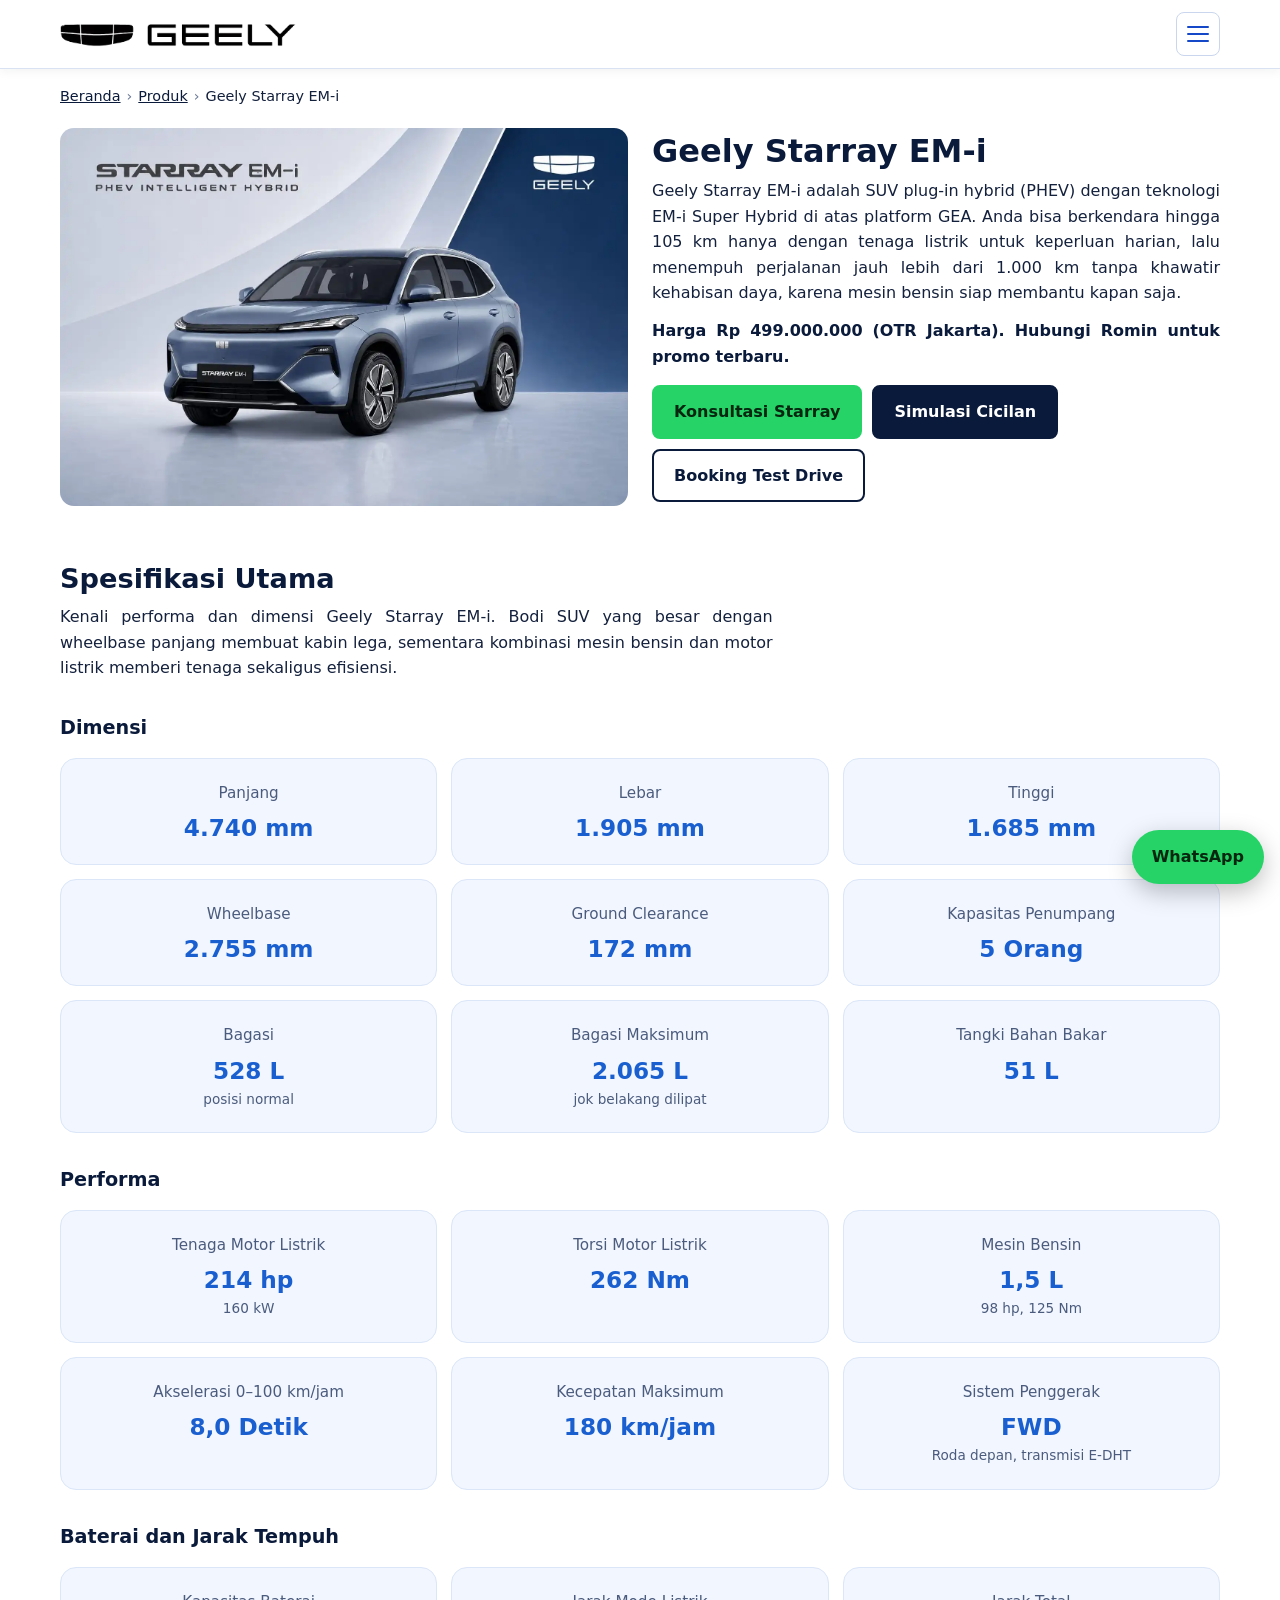
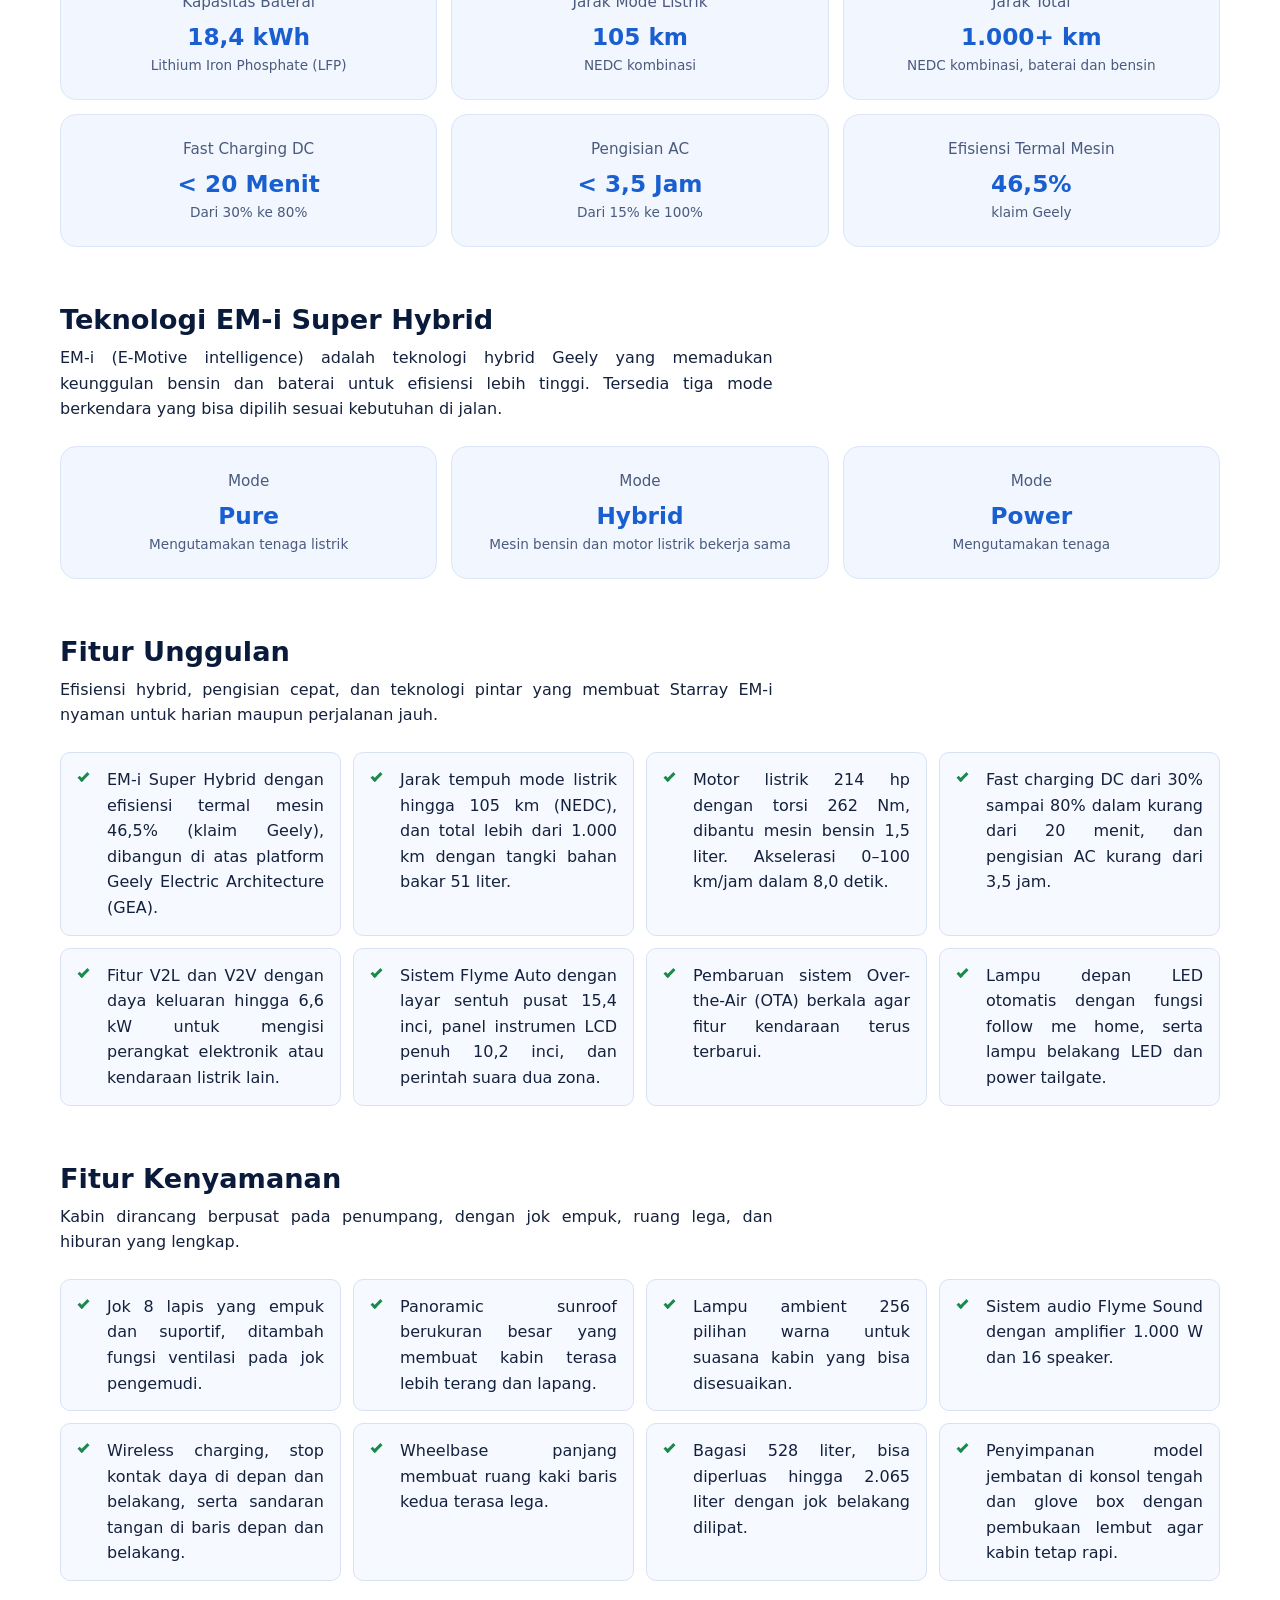
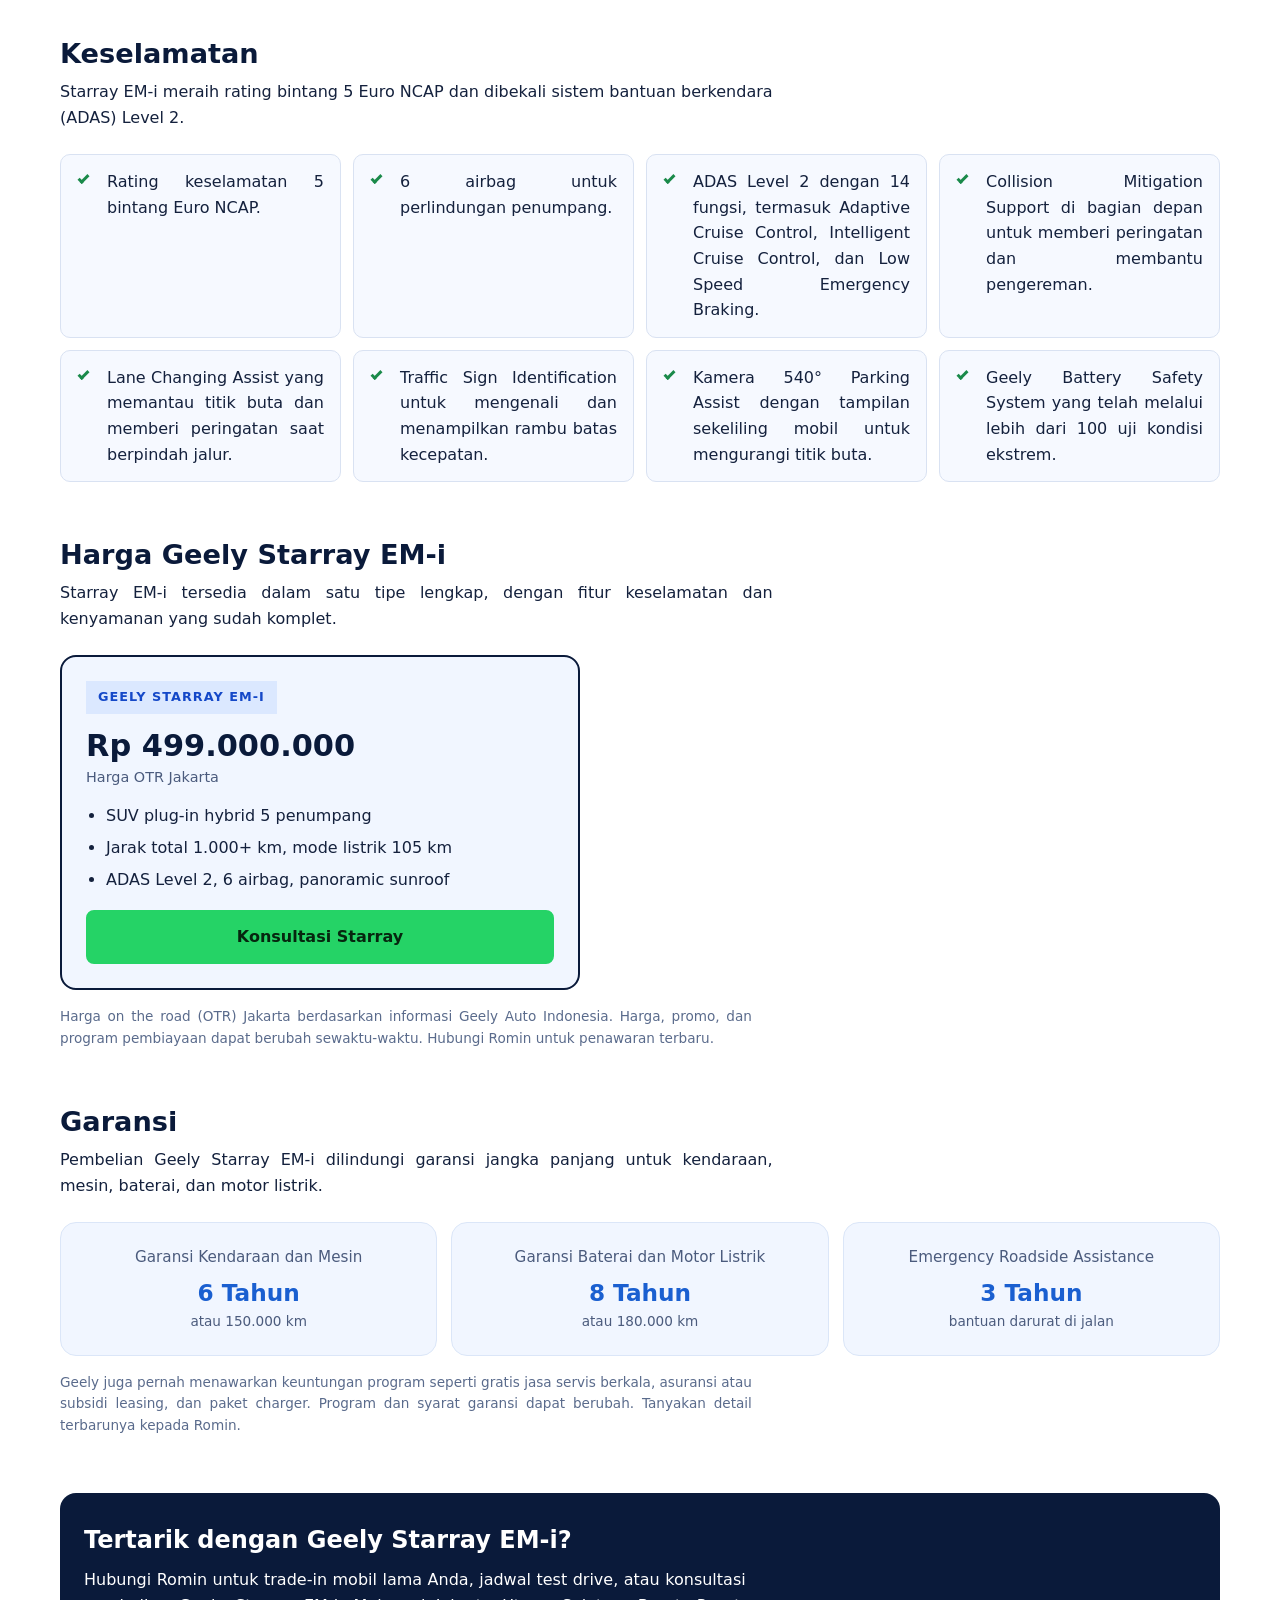
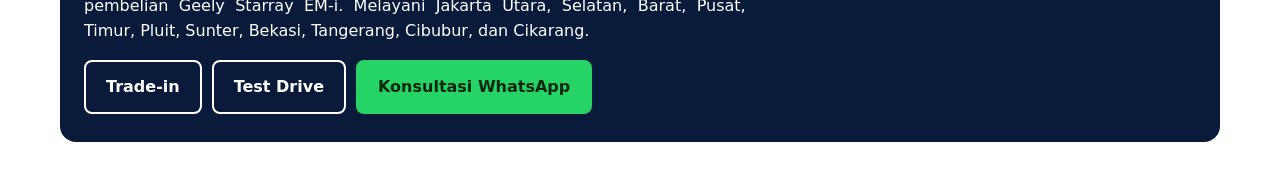
<file: Website - Geely Romin/starray.html>
<!DOCTYPE html>
<html lang="id">
<head>
  <meta charset="UTF-8">
  <meta name="viewport" content="width=device-width, initial-scale=1">

  <!-- ============ SEO ============ -->
  <title>Geely Starray EM-i Jakarta | Harga, Spesifikasi, Cicilan &amp; Test Drive</title>
  <meta name="description" content="Geely Starray EM-i SUV plug-in hybrid di Dealer Geely Jakarta. Harga Rp 499 juta, jarak 1.000+ km, spesifikasi, garansi, cicilan &amp; test drive. Chat Romin.">
  <meta name="keywords" content="Geely Starray, Geely Starray EM-i, harga Geely Starray EM-i, spesifikasi Geely Starray EM-i, SUV plug-in hybrid, PHEV Geely, Geely Starray Jakarta, cicilan Geely Starray, test drive Geely Starray, dealer Geely Jakarta, dealer Geely Sunter">
  <meta name="robots" content="index, follow, max-image-preview:large">
  <meta name="author" content="Geely Jakarta">
  <link rel="canonical" href="https://www.contoh-domain-anda.com/starray.html">

  <meta property="og:type" content="website">
  <meta property="og:locale" content="id_ID">
  <meta property="og:site_name" content="Geely Jakarta">
  <meta property="og:title" content="Geely Starray EM-i Jakarta | Harga, Spesifikasi, Cicilan &amp; Test Drive">
  <meta property="og:description" content="SUV plug-in hybrid Geely Starray EM-i: spesifikasi, harga, garansi, dan booking test drive.">
  <meta property="og:url" content="https://www.contoh-domain-anda.com/starray.html">
  <meta property="og:image" content="https://www.contoh-domain-anda.com/image/starray.webp">
  <meta name="twitter:card" content="summary_large_image">

  <meta name="theme-color" content="#0a1a3a">
  <link rel="icon" href="image/favicon.png" type="image/png">

  <!-- ============ KEAMANAN ============ -->
  <meta http-equiv="Content-Security-Policy"
        content="default-src 'self'; script-src 'self'; style-src 'self'; img-src 'self' data:; font-src 'self'; object-src 'none'; base-uri 'self'; form-action 'self'">
  <meta name="referrer" content="strict-origin-when-cross-origin">

  <link rel="stylesheet" href="style.css">
  <link rel="stylesheet" href="detail.css">

  <!-- Data terstruktur untuk Google -->
  <script type="application/ld+json">
  {
    "@context": "https://schema.org",
    "@graph": [
      {
        "@type": "Car",
        "name": "Geely Starray EM-i",
        "brand": { "@type": "Brand", "name": "Geely" },
        "image": "https://www.contoh-domain-anda.com/image/starray.webp",
        "description": "Geely Starray EM-i SUV plug-in hybrid dengan baterai 18,4 kWh, jarak mode listrik hingga 105 km dan jarak total lebih dari 1.000 km (NEDC), tersedia di dealer Geely Jakarta.",
        "fuelType": "Plug-in hybrid (bensin dan listrik)",
        "driveWheelConfiguration": "https://schema.org/FrontWheelDriveConfiguration",
        "vehicleSeatingCapacity": 5,
        "offers": {
          "@type": "Offer",
          "priceCurrency": "IDR",
          "price": "499000000",
          "availability": "https://schema.org/InStock"
        }
      },
      {
        "@type": "BreadcrumbList",
        "itemListElement": [
          { "@type": "ListItem", "position": 1, "name": "Beranda", "item": "https://www.contoh-domain-anda.com/" },
          { "@type": "ListItem", "position": 2, "name": "Produk", "item": "https://www.contoh-domain-anda.com/#produk" },
          { "@type": "ListItem", "position": 3, "name": "Geely Starray EM-i", "item": "https://www.contoh-domain-anda.com/starray.html" }
        ]
      }
    ]
  }
  </script>
</head>

<body>
  <a class="skip-link" href="#konten">Lewati ke konten utama</a>

  <!-- ================= NAVBAR ================= -->
  <header class="navbar">
    <div class="navbar__inner">

      <a class="navbar__logo" href="index.html" aria-label="Geely - kembali ke beranda">
        <img src="image/geely-logo.webp" alt="Geely" id="logo-img">
      </a>

      <button class="navbar__toggle" id="menu-toggle" type="button"
              aria-label="Buka menu" aria-expanded="false" aria-controls="menu">
        <span class="bar"></span><span class="bar"></span><span class="bar"></span>
      </button>

      <nav class="navbar__menu" id="menu" aria-label="Navigasi utama">
        <ul>
          <li><a href="index.html">Beranda</a></li>

          <li>
            <button class="sub-toggle" id="produk-toggle" type="button"
                    aria-expanded="false" aria-controls="produk-sub">
              Produk <span class="chev" aria-hidden="true"></span>
            </button>
            <ul class="submenu" id="produk-sub">
              <li><a href="geely-ex2.html">Geely EX2</a></li>
              <li><a href="geely-ex5.html">Geely EX5</a></li>
              <li><a href="starray.html" aria-current="page">Starray</a></li>
              <li><a href="coolray.html">CoolRay</a></li>
            </ul>
          </li>

          <li><a href="index.html#simulasi">Simulasi Cicilan</a></li>
          <li><a href="index.html#test-drive">Test Drive</a></li>
        </ul>

        <a class="wa-btn"
           href="https://wa.me/6281387179069?text=Halo%20Romin%2C%20saya%20ingin%20tanya%20tentang%20Geely"
           target="_blank" rel="noopener noreferrer">
          Konsultasi Whatsapp
        </a>
      </nav>

    </div>
  </header>

  <main id="konten" class="detail">

    <nav class="crumb" aria-label="Jejak halaman">
      <ol>
        <li><a href="index.html">Beranda</a></li>
        <li><a href="index.html#produk">Produk</a></li>
        <li aria-current="page">Geely Starray EM-i</li>
      </ol>
    </nav>

    <!-- ================= RINGKASAN ================= -->
    <section class="hero-car">
      <img class="hero-car__img" src="image/starray.webp" width="1200" height="750"
           alt="Geely Starray EM-i SUV plug-in hybrid di Dealer Geely SM Group Jakarta">
      <div>
        <h1>Geely Starray EM-i</h1>
        <p>Geely Starray EM-i adalah SUV plug-in hybrid (PHEV) dengan teknologi EM-i Super Hybrid di atas platform GEA. Anda bisa berkendara hingga 105 km hanya dengan tenaga listrik untuk keperluan harian, lalu menempuh perjalanan jauh lebih dari 1.000 km tanpa khawatir kehabisan daya, karena mesin bensin siap membantu kapan saja.</p>
        <p class="harga">Harga Rp 499.000.000 (OTR Jakarta). Hubungi Romin untuk promo terbaru.</p>
        <div class="aksi">
          <a class="btn btn--wa"
             href="https://wa.me/6281387179069?text=Halo%20Romin%2C%20saya%20tertarik%20dengan%20Geely%20Starray%20EM-i"
             target="_blank" rel="noopener noreferrer">Konsultasi Starray</a>
          <a class="btn btn--biru" href="index.html#simulasi">Simulasi Cicilan</a>
          <a class="btn btn--garis" href="index.html#test-drive">Booking Test Drive</a>
        </div>
      </div>
    </section>

    <!-- ================= SPESIFIKASI UTAMA ================= -->
    <section class="blok" aria-labelledby="spek-judul">
      <h2 id="spek-judul">Spesifikasi Utama</h2>
      <p class="blok__intro">Kenali performa dan dimensi Geely Starray EM-i. Bodi SUV yang besar dengan wheelbase panjang membuat kabin lega, sementara kombinasi mesin bensin dan motor listrik memberi tenaga sekaligus efisiensi.</p>

      <h3>Dimensi</h3>
      <div class="kotak-grid">
        <div class="kotak"><span>Panjang</span><strong>4.740 mm</strong></div>
        <div class="kotak"><span>Lebar</span><strong>1.905 mm</strong></div>
        <div class="kotak"><span>Tinggi</span><strong>1.685 mm</strong></div>
        <div class="kotak"><span>Wheelbase</span><strong>2.755 mm</strong></div>
        <div class="kotak"><span>Ground Clearance</span><strong>172 mm</strong></div>
        <div class="kotak"><span>Kapasitas Penumpang</span><strong>5 Orang</strong></div>
        <div class="kotak"><span>Bagasi</span><strong>528 L</strong><small>posisi normal</small></div>
        <div class="kotak"><span>Bagasi Maksimum</span><strong>2.065 L</strong><small>jok belakang dilipat</small></div>
        <div class="kotak"><span>Tangki Bahan Bakar</span><strong>51 L</strong></div>
      </div>

      <h3>Performa</h3>
      <div class="kotak-grid">
        <div class="kotak"><span>Tenaga Motor Listrik</span><strong>214 hp</strong><small>160 kW</small></div>
        <div class="kotak"><span>Torsi Motor Listrik</span><strong>262 Nm</strong></div>
        <div class="kotak"><span>Mesin Bensin</span><strong>1,5 L</strong><small>98 hp, 125 Nm</small></div>
        <div class="kotak"><span>Akselerasi 0–100 km/jam</span><strong>8,0 Detik</strong></div>
        <div class="kotak"><span>Kecepatan Maksimum</span><strong>180 km/jam</strong></div>
        <div class="kotak"><span>Sistem Penggerak</span><strong>FWD</strong><small>Roda depan, transmisi E-DHT</small></div>
      </div>

      <h3>Baterai dan Jarak Tempuh</h3>
      <div class="kotak-grid">
        <div class="kotak"><span>Kapasitas Baterai</span><strong>18,4 kWh</strong><small>Lithium Iron Phosphate (LFP)</small></div>
        <div class="kotak"><span>Jarak Mode Listrik</span><strong>105 km</strong><small>NEDC kombinasi</small></div>
        <div class="kotak"><span>Jarak Total</span><strong>1.000+ km</strong><small>NEDC kombinasi, baterai dan bensin</small></div>
        <div class="kotak"><span>Fast Charging DC</span><strong>&lt; 20 Menit</strong><small>Dari 30% ke 80%</small></div>
        <div class="kotak"><span>Pengisian AC</span><strong>&lt; 3,5 Jam</strong><small>Dari 15% ke 100%</small></div>
        <div class="kotak"><span>Efisiensi Termal Mesin</span><strong>46,5%</strong><small>klaim Geely</small></div>
      </div>
    </section>

    <!-- ================= TEKNOLOGI EM-i ================= -->
    <section class="blok" aria-labelledby="emi-judul">
      <h2 id="emi-judul">Teknologi EM-i Super Hybrid</h2>
      <p class="blok__intro">EM-i (E-Motive intelligence) adalah teknologi hybrid Geely yang memadukan keunggulan bensin dan baterai untuk efisiensi lebih tinggi. Tersedia tiga mode berkendara yang bisa dipilih sesuai kebutuhan di jalan.</p>
      <div class="kotak-grid">
        <div class="kotak"><span>Mode</span><strong>Pure</strong><small>Mengutamakan tenaga listrik</small></div>
        <div class="kotak"><span>Mode</span><strong>Hybrid</strong><small>Mesin bensin dan motor listrik bekerja sama</small></div>
        <div class="kotak"><span>Mode</span><strong>Power</strong><small>Mengutamakan tenaga</small></div>
      </div>
    </section>

    <!-- ================= FITUR UNGGULAN ================= -->
    <section class="blok" aria-labelledby="unggulan-judul">
      <h2 id="unggulan-judul">Fitur Unggulan</h2>
      <p class="blok__intro">Efisiensi hybrid, pengisian cepat, dan teknologi pintar yang membuat Starray EM-i nyaman untuk harian maupun perjalanan jauh.</p>
      <ul class="fitur">
        <li>EM-i Super Hybrid dengan efisiensi termal mesin 46,5% (klaim Geely), dibangun di atas platform Geely Electric Architecture (GEA).</li>
        <li>Jarak tempuh mode listrik hingga 105 km (NEDC), dan total lebih dari 1.000 km dengan tangki bahan bakar 51 liter.</li>
        <li>Motor listrik 214 hp dengan torsi 262 Nm, dibantu mesin bensin 1,5 liter. Akselerasi 0–100 km/jam dalam 8,0 detik.</li>
        <li>Fast charging DC dari 30% sampai 80% dalam kurang dari 20 menit, dan pengisian AC kurang dari 3,5 jam.</li>
        <li>Fitur V2L dan V2V dengan daya keluaran hingga 6,6 kW untuk mengisi perangkat elektronik atau kendaraan listrik lain.</li>
        <li>Sistem Flyme Auto dengan layar sentuh pusat 15,4 inci, panel instrumen LCD penuh 10,2 inci, dan perintah suara dua zona.</li>
        <li>Pembaruan sistem Over-the-Air (OTA) berkala agar fitur kendaraan terus terbarui.</li>
        <li>Lampu depan LED otomatis dengan fungsi follow me home, serta lampu belakang LED dan power tailgate.</li>
      </ul>
    </section>

    <!-- ================= FITUR KENYAMANAN ================= -->
    <section class="blok" aria-labelledby="nyaman-judul">
      <h2 id="nyaman-judul">Fitur Kenyamanan</h2>
      <p class="blok__intro">Kabin dirancang berpusat pada penumpang, dengan jok empuk, ruang lega, dan hiburan yang lengkap.</p>
      <ul class="fitur">
        <li>Jok 8 lapis yang empuk dan suportif, ditambah fungsi ventilasi pada jok pengemudi.</li>
        <li>Panoramic sunroof berukuran besar yang membuat kabin terasa lebih terang dan lapang.</li>
        <li>Lampu ambient 256 pilihan warna untuk suasana kabin yang bisa disesuaikan.</li>
        <li>Sistem audio Flyme Sound dengan amplifier 1.000 W dan 16 speaker.</li>
        <li>Wireless charging, stop kontak daya di depan dan belakang, serta sandaran tangan di baris depan dan belakang.</li>
        <li>Wheelbase panjang membuat ruang kaki baris kedua terasa lega.</li>
        <li>Bagasi 528 liter, bisa diperluas hingga 2.065 liter dengan jok belakang dilipat.</li>
        <li>Penyimpanan model jembatan di konsol tengah dan glove box dengan pembukaan lembut agar kabin tetap rapi.</li>
      </ul>
    </section>

    <!-- ================= KESELAMATAN ================= -->
    <section class="blok" aria-labelledby="aman-judul">
      <h2 id="aman-judul">Keselamatan</h2>
      <p class="blok__intro">Starray EM-i meraih rating bintang 5 Euro NCAP dan dibekali sistem bantuan berkendara (ADAS) Level 2.</p>
      <ul class="fitur">
        <li>Rating keselamatan 5 bintang Euro NCAP.</li>
        <li>6 airbag untuk perlindungan penumpang.</li>
        <li>ADAS Level 2 dengan 14 fungsi, termasuk Adaptive Cruise Control, Intelligent Cruise Control, dan Low Speed Emergency Braking.</li>
        <li>Collision Mitigation Support di bagian depan untuk memberi peringatan dan membantu pengereman.</li>
        <li>Lane Changing Assist yang memantau titik buta dan memberi peringatan saat berpindah jalur.</li>
        <li>Traffic Sign Identification untuk mengenali dan menampilkan rambu batas kecepatan.</li>
        <li>Kamera 540° Parking Assist dengan tampilan sekeliling mobil untuk mengurangi titik buta.</li>
        <li>Geely Battery Safety System yang telah melalui lebih dari 100 uji kondisi ekstrem.</li>
      </ul>
    </section>

    <!-- ================= HARGA ================= -->
    <section class="blok" aria-labelledby="harga-judul">
      <h2 id="harga-judul">Harga Geely Starray EM-i</h2>
      <p class="blok__intro">Starray EM-i tersedia dalam satu tipe lengkap, dengan fitur keselamatan dan kenyamanan yang sudah komplet.</p>

      <div class="harga-grid harga-grid--satu">
        <div class="kotak-harga kotak-harga--max">
          <span class="kotak-harga__tipe">Geely Starray EM-i</span>
          <p class="kotak-harga__angka">Rp 499.000.000</p>
          <p class="kotak-harga__ket">Harga OTR Jakarta</p>
          <ul>
            <li>SUV plug-in hybrid 5 penumpang</li>
            <li>Jarak total 1.000+ km, mode listrik 105 km</li>
            <li>ADAS Level 2, 6 airbag, panoramic sunroof</li>
          </ul>
          <a class="btn btn--wa"
             href="https://wa.me/6281387179069?text=Halo%20Romin%2C%20saya%20ingin%20tanya%20harga%20dan%20promo%20Geely%20Starray%20EM-i"
             target="_blank" rel="noopener noreferrer">Konsultasi Starray</a>
        </div>
      </div>

      <p class="catatan">Harga on the road (OTR) Jakarta berdasarkan informasi Geely Auto Indonesia. Harga, promo, dan program pembiayaan dapat berubah sewaktu-waktu. Hubungi Romin untuk penawaran terbaru.</p>
    </section>

    <!-- ================= GARANSI ================= -->
    <section class="blok" aria-labelledby="garansi-judul">
      <h2 id="garansi-judul">Garansi</h2>
      <p class="blok__intro">Pembelian Geely Starray EM-i dilindungi garansi jangka panjang untuk kendaraan, mesin, baterai, dan motor listrik.</p>
      <div class="kotak-grid">
        <div class="kotak"><span>Garansi Kendaraan dan Mesin</span><strong>6 Tahun</strong><small>atau 150.000 km</small></div>
        <div class="kotak"><span>Garansi Baterai dan Motor Listrik</span><strong>8 Tahun</strong><small>atau 180.000 km</small></div>
        <div class="kotak"><span>Emergency Roadside Assistance</span><strong>3 Tahun</strong><small>bantuan darurat di jalan</small></div>
      </div>
      <p class="catatan">Geely juga pernah menawarkan keuntungan program seperti gratis jasa servis berkala, asuransi atau subsidi leasing, dan paket charger. Program dan syarat garansi dapat berubah. Tanyakan detail terbarunya kepada Romin.</p>
    </section>

    <!-- ================= AJAKAN (PALING BAWAH) ================= -->
    <section class="ajakan" aria-labelledby="ajakan-judul">
      <h2 id="ajakan-judul">Tertarik dengan Geely Starray EM-i?</h2>
      <p>Hubungi Romin untuk trade-in mobil lama Anda, jadwal test drive, atau konsultasi pembelian Geely Starray EM-i. Melayani Jakarta Utara, Selatan, Barat, Pusat, Timur, Pluit, Sunter, Bekasi, Tangerang, Cibubur, dan Cikarang.</p>
      <div class="aksi">
        <a class="btn btn--garis"
           href="https://wa.me/6281387179069?text=Halo%20Romin%2C%20saya%20ingin%20tanya%20trade-in%20untuk%20Geely%20Starray%20EM-i"
           target="_blank" rel="noopener noreferrer">Trade-in</a>
        <a class="btn btn--garis" href="index.html#test-drive">Test Drive</a>
        <a class="btn btn--wa"
           href="https://wa.me/6281387179069?text=Halo%20Romin%2C%20saya%20ingin%20konsultasi%20tentang%20Geely%20Starray%20EM-i"
           target="_blank" rel="noopener noreferrer">Konsultasi WhatsApp</a>
      </div>
    </section>

  </main>

  <a class="wa-float"
     href="https://wa.me/6281387179069?text=Halo%20Romin%2C%20saya%20ingin%20tanya%20tentang%20Geely%20Starray%20EM-i"
     target="_blank" rel="noopener noreferrer"
     aria-label="Konsultasi Whatsapp">
    WhatsApp
  </a>

  <script src="script.js" defer></script>
</body>
</html>
</file>
<file: Website - Geely Romin/style.css>
/* ===== Warna dan ukuran dasar ===== */
:root {
  --navy: #0a1a3a;
  --navy-2: #12285a;
  --line: rgba(255, 255, 255, .14);
  --text: #f2f5fb;
  --accent: #5aa2ff;
  --nav-h: 68px;
}

*, *::before, *::after { box-sizing: border-box; }
html { scroll-padding-top: var(--nav-h); scroll-behavior: smooth; }

body {
  margin: 0;
  padding-top: calc(var(--nav-h) + 1px); /* ruang untuk navbar yang menempel */
  font-family: system-ui, -apple-system, "Segoe UI", Roboto, sans-serif;
  color: #14213d;
  background: #fff;
  line-height: 1.6;
}
main { padding: 24px 20px; }

/* Tautan "lewati ke konten" (muncul saat ditekan Tab) */
.skip-link {
  position: absolute; left: 8px; top: -60px; z-index: 200;
  background: #fff; color: var(--navy); padding: 8px 14px; border-radius: 6px;
}
.skip-link:focus { top: 8px; }

:focus-visible { outline: 3px solid var(--accent); outline-offset: 2px; }

/* ===== NAVBAR: menempel di atas saat halaman digulir ===== */
.navbar {
  position: fixed; top: 0; left: 0; right: 0; z-index: 100;
  background: var(--navy);
  border-bottom: 1px solid var(--line);
}
.navbar__inner {
  max-width: 1200px; margin: 0 auto;
  height: var(--nav-h); padding: 0 20px;
  display: flex; align-items: center; justify-content: space-between;
  position: relative;
}

/* Logo */
.navbar__logo { display: inline-flex; align-items: center; min-width: 44px; min-height: 44px; }
.navbar__logo img { display: block; height: 40px; width: auto; }

/* Tombol garis tiga */
.navbar__toggle {
  width: 44px; height: 44px; padding: 0;
  display: inline-flex; flex-direction: column; align-items: center; justify-content: center; gap: 5px;
  background: transparent; border: 1px solid var(--line); border-radius: 8px; cursor: pointer;
}
.navbar__toggle .bar {
  width: 22px; height: 2px; background: var(--text); border-radius: 2px;
  transition: transform .25s ease, opacity .2s ease;
}
.navbar__toggle[aria-expanded="true"] .bar:nth-child(1) { transform: translateY(7px) rotate(45deg); }
.navbar__toggle[aria-expanded="true"] .bar:nth-child(2) { opacity: 0; }
.navbar__toggle[aria-expanded="true"] .bar:nth-child(3) { transform: translateY(-7px) rotate(-45deg); }

/* Panel menu */
.navbar__menu {
  position: absolute; top: 100%; right: 20px;
  width: min(300px, calc(100vw - 40px));
  max-height: calc(100vh - var(--nav-h) - 24px); overflow-y: auto;
  background: var(--navy-2);
  border: 1px solid var(--line); border-radius: 10px;
  box-shadow: 0 16px 40px rgba(0, 10, 40, .4);
  padding: 8px;
  opacity: 0; visibility: hidden; transform: translateY(-6px);
  transition: opacity .2s ease, transform .2s ease, visibility .2s;
}
.navbar__menu.is-open { opacity: 1; visibility: visible; transform: none; margin-top: 8px; }
.navbar__menu ul { list-style: none; margin: 0; padding: 0; }

.navbar__menu a,
.sub-toggle {
  display: block; width: 100%; padding: 12px 14px; border-radius: 6px;
  color: var(--text); text-decoration: none; font: inherit; font-weight: 500;
  text-align: left; background: transparent; border: 0; cursor: pointer;
}
.navbar__menu a:hover,
.sub-toggle:hover { background: rgba(255, 255, 255, .08); }
.navbar__menu a[aria-current="page"] { background: rgba(90, 162, 255, .16); }

/* Tombol Produk + panah */
.sub-toggle { display: flex; align-items: center; justify-content: space-between; }
.chev {
  width: 8px; height: 8px;
  border-right: 2px solid var(--text); border-bottom: 2px solid var(--text);
  transform: rotate(45deg); transition: transform .2s ease; margin-top: -3px;
}
.sub-toggle[aria-expanded="true"] .chev { transform: rotate(-135deg); margin-top: 3px; }

/* Isi Produk di dalam menu */
.submenu { display: none; margin: 2px 0 6px 14px !important; border-left: 2px solid var(--line); }
.submenu.is-open { display: block; }
.submenu a { padding: 10px 14px; font-weight: 400; opacity: .92; }

/* Tombol WhatsApp di dalam menu */
.navbar__menu .wa-btn { margin-top: 8px; text-align: center; font-weight: 700; background: #25d366; color: #06260f; }
.navbar__menu .wa-btn:hover { background: #3be07c; }

/* Tombol WhatsApp melayang */
.wa-float {
  position: fixed; right: 16px; bottom: 16px; z-index: 90;
  padding: 14px 20px; border-radius: 999px;
  background: #25d366; color: #06260f;
  font-weight: 700; text-decoration: none;
  box-shadow: 0 8px 24px rgba(0, 0, 0, .25);
}
.wa-float:hover { background: #3be07c; }

/* ===== BERANDA: bagian pembuka biru ===== */
.beranda { padding: 0; }

.hero {
  min-height: calc(100vh - var(--nav-h));
  min-height: calc(100svh - var(--nav-h));
  display: flex; align-items: center;
  background: linear-gradient(180deg, #071a45 0%, #0b3a8c 60%, #0f4fbf 100%);
  color: #fff;
}
.hero__inner { width: 100%; max-width: 1200px; margin: 0 auto; padding: 56px 20px; }
.hero__label {
  margin: 0 0 20px; font-size: .85rem; font-weight: 700;
  letter-spacing: .22em; text-transform: uppercase; color: #9fc2ff;
}
.hero h1 {
  margin: 0 0 24px; font-size: clamp(2.4rem, 9vw, 4.5rem);
  line-height: 1.05; font-weight: 800; text-transform: uppercase;
}
.hero__teks { margin: 0 0 32px; max-width: 60ch; font-size: 1.1rem; line-height: 1.8; color: rgba(255, 255, 255, .92); }
.hero__aksi { display: flex; flex-wrap: wrap; gap: 12px; }

.tombol {
  display: inline-block; padding: 16px 28px;
  font-weight: 700; letter-spacing: .12em; text-transform: uppercase;
  text-decoration: none; border: 1px solid #fff;
}
.tombol--putih { background: #fff; color: #0a1a3a; }
.tombol--putih:hover { background: #e6efff; }
.tombol--garis { background: transparent; color: #fff; }
.tombol--garis:hover { background: rgba(255, 255, 255, .12); }

/* ===== Perkenalan ===== */
.perkenalan { max-width: 1200px; margin: 0 auto; padding: 56px 20px 16px; }
.perkenalan h2 { margin: 0 0 16px; color: var(--navy); font-size: 1.7rem; line-height: 1.25; max-width: 28ch; }
.perkenalan p { margin: 0 0 20px; max-width: 65ch; font-size: 1.05rem; }

/* ===== PRODUK: kartu tersusun ke bawah ===== */
.produk { max-width: 1200px; margin: 0 auto; padding: 48px 20px 16px; }
.produk h2 { margin: 0 0 8px; color: var(--navy); font-size: 1.7rem; line-height: 1.25; }
.produk > p { margin: 0 0 24px; max-width: 60ch; }
.produk__list { list-style: none; margin: 0; padding: 0; display: grid; gap: 24px; }

.model {
  display: grid; height: 100%;
  background: #fff; border: 1px solid #d9e2f2; border-radius: 14px; overflow: hidden;
}
.model__img {
  display: block; width: 100%; height: auto;
  aspect-ratio: 16 / 10; object-fit: cover; background: #eef3fb;
}
.model__body { padding: 20px; }
.model__top { display: flex; align-items: center; justify-content: space-between; gap: 12px; margin-bottom: 16px; }
.model__badge {
  padding: 8px 12px; background: #dbe8ff; color: #1448c8;
  font-size: .8rem; font-weight: 800; letter-spacing: .08em; text-transform: uppercase;
}
.model__count { font-weight: 800; color: var(--navy); }
.model h3 { margin: 0 0 8px; color: var(--navy); font-size: 1.6rem; line-height: 1.2; }
.model__desc { margin: 0 0 20px; color: #3b4a6b; }

/* Tiga angka spesifikasi */
.stat {
  list-style: none; margin: 0 0 20px; padding: 18px 8px;
  display: grid; grid-template-columns: repeat(3, 1fr); gap: 8px;
  background: #eaf1fc; text-align: center;
}
.stat strong { display: block; font-size: 1.5rem; line-height: 1.2; color: var(--navy); }
.stat span {
  display: block; margin-top: 4px; font-size: .7rem;
  letter-spacing: .08em; text-transform: uppercase; color: #5a6b8c;
}

/* Tombol di dalam kartu */
.model__aksi { display: grid; gap: 10px; }
.model__aksi .dua { display: grid; grid-template-columns: 1fr 1fr; gap: 10px; }
.mb {
  display: block; padding: 14px 12px; text-align: center;
  font-size: .85rem; font-weight: 800; letter-spacing: .1em; text-transform: uppercase;
  text-decoration: none; border: 1px solid var(--navy);
}
.mb--navy { background: var(--navy); color: #fff; }
.mb--navy:hover { background: var(--navy-2); }
.mb--garis { background: transparent; color: #1448c8; border-color: #1448c8; }
.mb--garis:hover { background: #eaf1fc; }
.mb--wa { background: #25d366; border-color: #25d366; color: #06260f; }
.mb--wa:hover { background: #3be07c; border-color: #3be07c; }

.produk__catatan { margin: 24px 0 0; font-size: .85rem; color: #5a6b8c; max-width: 70ch; }

/* Layar lebar: foto di kiri, tulisan di kanan */
@media (min-width: 900px) {
  .model { grid-template-columns: 1.1fr 1fr; }
  .model__img { height: 100%; min-height: 380px; aspect-ratio: auto; }
  .model__body { align-self: center; padding: 32px; }
}

/* ===== Area layanan ===== */
.area { max-width: 1200px; margin: 16px auto 0; padding: 32px 20px 48px; }
.area h2 { margin: 0 0 8px; color: var(--navy); font-size: 1.6rem; line-height: 1.25; }
.area p { margin: 0 0 24px; max-width: 60ch; }
.area__list {
  list-style: none; margin: 0; padding: 0;
  display: grid; grid-template-columns: repeat(auto-fill, minmax(240px, 1fr)); gap: 10px;
}
.area__list li { padding: 12px 16px; background: #eef3fb; border-left: 4px solid var(--navy); border-radius: 6px; }

/* ===== Tulisan rata kiri-kanan (laptop dan HP) ===== */
.hero__teks,
.perkenalan p,
.produk > p,
.area p,
.hero-car p,
.ajakan p {
  text-align: justify;
  text-justify: inter-word;
  hyphens: auto;
  -webkit-hyphens: auto;
}

/* Hormati pengguna yang mematikan animasi */
@media (prefers-reduced-motion: reduce) {
  html { scroll-behavior: auto; }
  * { transition: none !important; }
}

/* ===== Foto mobil tidak terpotong ===== */
.model__img { object-fit: contain; background: #eef3fb; }

/* ===== Navbar putih, tulisan dan garis tiga biru ===== */
:root { --biru-menu: #1448c8; }

.navbar {
  background: #fff;
  border-bottom: 1px solid #d9e2f2;
  box-shadow: 0 2px 10px rgba(10, 26, 58, .06);
}

/* Tombol garis tiga: latar putih, garis biru */
.navbar__toggle { background: #fff; border: 1px solid #c9d6ee; }
.navbar__toggle .bar { background: var(--biru-menu); }

/* Panel menu: latar putih, tulisan biru */
.navbar__menu {
  background: #fff;
  border: 1px solid #d9e2f2;
  box-shadow: 0 16px 40px rgba(10, 26, 58, .18);
}
.navbar__menu a,
.sub-toggle { color: var(--biru-menu); }
.navbar__menu a:hover,
.sub-toggle:hover { background: #eaf1fc; }
.navbar__menu a[aria-current="page"] { background: #dbe8ff; }
.chev { border-right-color: var(--biru-menu); border-bottom-color: var(--biru-menu); }
.submenu { border-left-color: #d9e2f2; }

/* Tombol Konsultasi WhatsApp: latar hijau, tulisan putih */
.navbar__menu .wa-btn { background: #15803d; color: #fff; }
.navbar__menu .wa-btn:hover { background: #166534; color: #fff; }

/* ===== Simulasi cicilan ===== */
.simulasi { max-width: 760px; margin: 0 auto; padding: 56px 20px 24px; }
.simulasi h2 { margin: 0 0 12px; color: var(--navy); font-size: 2rem; line-height: 1.2; text-align: center; }
.simulasi__intro {
  margin: 0 auto 28px; max-width: 60ch;
  text-align: justify; text-justify: inter-word; hyphens: auto; -webkit-hyphens: auto;
}

.form-cicilan {
  padding: 28px 24px; background: #fff;
  border: 1px solid #d9e2f2; border-radius: 24px;
  box-shadow: 0 12px 32px rgba(10, 26, 58, .08);
}
.form-cicilan .baris { margin-bottom: 20px; }
.form-cicilan label { display: block; margin: 0 0 8px; color: var(--navy); font-weight: 700; }

.form-cicilan select,
.form-cicilan input {
  width: 100%; padding: 15px 20px;
  border: 1px solid #c9d6ee; border-radius: 999px;
  background-color: #fff; color: #14213d; font: inherit;
}
.form-cicilan select {
  -webkit-appearance: none; appearance: none; padding-right: 48px; cursor: pointer;
  background-image: url("data:image/svg+xml,%3Csvg xmlns='http://www.w3.org/2000/svg' width='14' height='14' viewBox='0 0 24 24' fill='none' stroke='%231448c8' stroke-width='3' stroke-linecap='round' stroke-linejoin='round'%3E%3Cpath d='M6 9l6 6 6-6'/%3E%3C/svg%3E");
  background-repeat: no-repeat; background-position: right 20px center;
}
.form-cicilan select:focus,
.form-cicilan input:focus { border-color: #1448c8; outline: 3px solid rgba(20, 72, 200, .2); outline-offset: 0; }
.form-cicilan [aria-invalid="true"] { border-color: #b42318; }

.form__error { min-height: 1.4em; margin: 0 0 12px; color: #b42318; font-weight: 600; text-align: center; }

.form-cicilan button {
  width: 100%; padding: 16px; border: 0; border-radius: 999px;
  background: #1448c8; color: #fff; font: inherit;
  font-weight: 800; letter-spacing: .12em; text-transform: uppercase; cursor: pointer;
}
.form-cicilan button:hover { background: #0f3aa3; }

.simulasi__catatan {
  margin: 16px auto 0; max-width: 60ch; font-size: .85rem; color: #5a6b8c;
  text-align: justify; text-justify: inter-word;
}

/* ===== Konsultan Anda ===== */
.konsultan { max-width: 1200px; margin: 0 auto; padding: 56px 20px 24px; }
.konsultan__kartu {
  display: grid; overflow: hidden; border-radius: 20px;
  background: linear-gradient(135deg, #071a45 0%, #0b3a8c 100%);
}
.konsultan__foto { margin: 0; background: #0a1a3a; }
.konsultan__foto img {
  display: block; width: 100%; height: auto;
  aspect-ratio: 1 / 1; object-fit: cover; object-position: center top;
}
.konsultan__isi { align-self: center; padding: 32px 24px; color: #fff; }

.konsultan__label {
  margin: 0 0 8px; color: #7dc0ff; font-size: .85rem; font-weight: 800;
  letter-spacing: .2em; text-transform: uppercase;
}
.konsultan h2 { margin: 0 0 4px; font-size: clamp(2.4rem, 7vw, 3.5rem); line-height: 1.05; }
.konsultan__jabatan { margin: 0 0 16px; color: #dbe8ff; }
.konsultan__garis { width: 64px; height: 3px; margin: 0 0 20px; background: #3aa0ff; }
.konsultan__teks {
  margin: 0 0 20px; color: rgba(255, 255, 255, .92);
  text-align: justify; text-justify: inter-word; hyphens: auto; -webkit-hyphens: auto;
}

.konsultan__list { list-style: none; margin: 0 0 24px; padding: 0; }
.konsultan__list li {
  position: relative; padding: 12px 0 12px 32px;
  border-bottom: 1px solid rgba(255, 255, 255, .14);
}
.konsultan__list li::before {
  content: ""; position: absolute; left: 4px; top: 17px;
  width: 11px; height: 6px;
  border-left: 3px solid #5bc0ff; border-bottom: 3px solid #5bc0ff;
  transform: rotate(-45deg);
}

.konsultan__aksi { display: flex; flex-wrap: wrap; gap: 12px; }
.konsultan__aksi a {
  flex: 1 1 200px; display: block; padding: 15px 18px; text-align: center;
  font-weight: 800; letter-spacing: .08em; text-transform: uppercase;
  text-decoration: none; border: 2px solid #fff; border-radius: 10px; color: #fff;
}
.konsultan__aksi .k-wa { background: #15803d; border-color: #15803d; }
.konsultan__aksi .k-wa:hover { background: #166534; border-color: #166534; }
.konsultan__aksi .k-garis { background: transparent; }
.konsultan__aksi .k-garis:hover { background: rgba(255, 255, 255, .12); }

/* Layar lebar: foto di kiri, tulisan di kanan */
@media (min-width: 800px) {
  .konsultan__kartu { grid-template-columns: 1fr 1fr; }
  .konsultan__isi { padding: 40px; }
}

/* ===== Konsultan: dua tombol sama, tulisan di tengah ===== */
.konsultan__aksi a {
  display: flex;
  align-items: center;
  justify-content: center;
  min-height: 58px;
  text-align: center;
}
.konsultan__aksi .k-wa,
.konsultan__aksi .k-garis {
  background: transparent;
  border-color: #fff;
  color: #fff;
}
.konsultan__aksi .k-wa:hover,
.konsultan__aksi .k-garis:hover {
  background: rgba(255, 255, 255, .12);
  border-color: #fff;
}

/* ===== Sejarah Geely ===== */
.sejarah { max-width: 1200px; margin: 0 auto; padding: 56px 20px 24px; }
.sejarah h2 { margin: 0 0 12px; color: var(--navy); font-size: 1.8rem; line-height: 1.25; }
.sejarah h3 { margin: 40px 0 8px; color: var(--navy); font-size: 1.3rem; line-height: 1.3; }

.sejarah__intro,
.sejarah__catatan {
  max-width: 70ch;
  text-align: justify; text-justify: inter-word;
  hyphens: auto; -webkit-hyphens: auto;
}
.sejarah__intro { margin: 0 0 8px; }
.sejarah__catatan { margin: 24px 0 0; font-size: .85rem; color: #5a6b8c; }

/* Daftar tahun dengan tanda panah */
.linimasa { list-style: none; margin: 0; padding: 0; }
.linimasa li {
  position: relative; padding: 18px 0 18px 52px;
  border-bottom: 2px solid #e5ecf8;
  text-align: justify; text-justify: inter-word;
  hyphens: auto; -webkit-hyphens: auto;
}
.linimasa li::before { /* batang panah */
  content: ""; position: absolute; left: 0; top: 50%;
  width: 22px; height: 2px; background: var(--navy);
  transform: translateY(-50%);
}
.linimasa li::after { /* kepala panah */
  content: ""; position: absolute; left: 10px; top: 50%;
  width: 10px; height: 10px;
  border-top: 2px solid var(--navy); border-right: 2px solid var(--navy);
  transform: translateY(-50%) rotate(45deg);
}
.linimasa strong { color: #1448c8; }

/* Kotak angka pencapaian */
.sejarah__angka {
  list-style: none; margin: 16px 0 0; padding: 0;
  display: grid; gap: 14px;
  grid-template-columns: repeat(auto-fit, minmax(200px, 1fr));
}
.sejarah__angka li {
  padding: 22px 16px; background: #f1f6ff;
  border: 1px solid #dbe6f8; border-radius: 16px; text-align: center;
}
.sejarah__angka strong { display: block; color: #1a5fd0; font-size: 1.8rem; line-height: 1.2; }
.sejarah__angka span { display: block; margin-top: 6px; color: #4b5b7d; font-size: .9rem; }

/* ===== Test drive ===== */
.testdrive { padding-top: 24px; }

.baris-dua { display: grid; grid-template-columns: 1fr 1fr; gap: 16px; margin-bottom: 20px; }
.baris-dua .baris { margin-bottom: 0; }

.form-cicilan input[type="date"],
.form-cicilan input[type="time"] { min-height: 54px; color-scheme: light; }

.form-cicilan .tombol-wa { background: #15803d; }
.form-cicilan .tombol-wa:hover { background: #166534; }

@media (max-width: 440px) {
  .baris-dua { grid-template-columns: 1fr; }
}

/* ===== Lokasi dealer ===== */
.lokasi { max-width: 1200px; margin: 0 auto; padding: 56px 20px 24px; }
.lokasi h2 { margin: 0 0 12px; color: var(--navy); font-size: 1.8rem; line-height: 1.25; }
.lokasi__intro {
  margin: 0 0 24px; max-width: 60ch;
  text-align: justify; text-justify: inter-word; hyphens: auto; -webkit-hyphens: auto;
}
.lokasi__grid { display: grid; gap: 20px; }

.lokasi__kartu {
  padding: 28px 24px; background: #fff;
  border: 1px solid #d9e2f2; border-radius: 20px;
  box-shadow: 0 12px 32px rgba(10, 26, 58, .08);
}
.lokasi__kartu h3 { margin: 0 0 12px; color: var(--navy); font-size: 1.3rem; line-height: 1.3; }
.lokasi address { margin: 0 0 20px; font-style: normal; line-height: 1.8; }
.lokasi__label { margin: 0 0 4px; color: var(--navy); font-weight: 700; }
.lokasi__telp { color: var(--navy); font-size: 1.1rem; font-weight: 700; }

.lokasi__aksi { display: flex; flex-wrap: wrap; align-items: center; gap: 14px 20px; margin-top: 20px; }
.lokasi__wa {
  display: inline-block; padding: 14px 26px; border-radius: 999px;
  background: #15803d; color: #fff; font-weight: 700; text-decoration: none;
}
.lokasi__wa:hover { background: #166534; }
.lokasi__peta { color: #1448c8; font-weight: 700; }

.lokasi__peta-wrap {
  min-height: 320px; overflow: hidden;
  border: 1px solid #d9e2f2; border-radius: 20px; background: #eef3fb;
}
.lokasi__peta-wrap iframe { display: block; width: 100%; height: 100%; min-height: 320px; border: 0; }

@media (min-width: 900px) {
  .lokasi__grid { grid-template-columns: 1fr 1.2fr; }
  .lokasi__peta-wrap,
  .lokasi__peta-wrap iframe { min-height: 380px; }
}

/* ===== Footer ===== */
.footer {
  margin-top: 32px; padding: 40px 20px 96px; /* ruang bawah agar tidak tertutup tombol WhatsApp melayang */
  background: linear-gradient(180deg, #0a1a3a 0%, #071433 100%);
  color: #fff; text-align: center;
}
.footer__sosial {
  list-style: none; margin: 0 0 24px; padding: 0;
  display: flex; flex-wrap: wrap; justify-content: center; gap: 16px;
}
.footer__sosial a {
  display: inline-flex; align-items: center; justify-content: center;
  width: 48px; height: 48px; border: 2px solid #fff; border-radius: 50%; color: #fff;
}
.footer__sosial a:hover { background: rgba(255, 255, 255, .15); }
.footer__sosial svg { width: 22px; height: 22px; }
.footer__teks { margin: 0 auto 8px; max-width: 70ch; color: rgba(255, 255, 255, .92); }
.footer__dibuat { margin: 0; font-size: .9rem; color: rgba(255, 255, 255, .75); }

/* ===== Footer ===== */
.footer {
  margin-top: 32px; padding: 40px 20px 96px; /* ruang bawah agar tidak tertutup tombol WhatsApp melayang */
  background: linear-gradient(180deg, #0a1a3a 0%, #071433 100%);
  color: #fff; text-align: center;
}
.footer__sosial {
  list-style: none; margin: 0 0 24px; padding: 0;
  display: flex; flex-wrap: wrap; justify-content: center; gap: 16px;
}
.footer__sosial a {
  display: inline-flex; align-items: center; justify-content: center;
  width: 48px; height: 48px; border: 2px solid #fff; border-radius: 50%; color: #fff;
}
.footer__sosial a:hover { background: rgba(255, 255, 255, .15); }
.footer__sosial svg { width: 22px; height: 22px; }
.footer__teks { margin: 0 auto 8px; max-width: 70ch; color: rgba(255, 255, 255, .92); }
.footer__dibuat { margin: 0; font-size: .9rem; color: rgba(255, 255, 255, .75); }
</file>
<file: Website - Geely Romin/detail.css>
/* ===== Halaman detail mobil ===== */
:root { --biru: #1a5fd0; }

.detail { max-width: 1200px; margin: 0 auto; padding: 8px 20px 48px; }

/* Semua paragraf rata kiri-kanan */
.detail p {
  text-align: justify;
  text-justify: inter-word;
  hyphens: auto;
  -webkit-hyphens: auto;
}

.sr-only {
  position: absolute; width: 1px; height: 1px; overflow: hidden;
  clip: rect(0 0 0 0); white-space: nowrap;
}

/* Jejak halaman: Beranda > Produk > Nama mobil */
.crumb { font-size: .9rem; margin: 8px 0 20px; }
.crumb ol { list-style: none; margin: 0; padding: 0; display: flex; flex-wrap: wrap; gap: 6px; }
.crumb li + li::before { content: "›"; margin-right: 6px; color: #6b7a99; }
.crumb a { color: var(--navy); }

/* Bagian atas: gambar + ringkasan */
.hero-car {
  display: grid; gap: 24px; align-items: center;
  grid-template-columns: repeat(auto-fit, minmax(300px, 1fr));
}
.hero-car__img { width: 100%; height: auto; display: block; border-radius: 14px; background: #eef3fb; }
.hero-car h1 { margin: 0 0 8px; color: var(--navy); font-size: 2rem; line-height: 1.2; }
.hero-car p { margin: 0 0 12px; max-width: 60ch; }
.harga { font-weight: 700; color: var(--navy); }

/* Tombol */
.aksi { display: flex; flex-wrap: wrap; gap: 10px; margin-top: 16px; }
.btn {
  display: inline-block; padding: 12px 20px; border-radius: 8px;
  font-weight: 600; text-decoration: none; border: 2px solid var(--navy);
}
.btn--wa { background: #25d366; border-color: #25d366; color: #06260f; }
.btn--wa:hover { background: #3be07c; border-color: #3be07c; }
.btn--biru { background: var(--navy); color: #fff; }
.btn--biru:hover { background: var(--navy-2); }
.btn--garis { background: transparent; color: var(--navy); }
.btn--garis:hover { background: #eef3fb; }

/* Bagian umum */
.blok { margin-top: 56px; }
.blok h2 { margin: 0 0 8px; color: var(--navy); font-size: 1.7rem; line-height: 1.25; }
.blok h3 { margin: 32px 0 14px; color: var(--navy); font-size: 1.2rem; }
.blok__intro { margin: 0 0 24px; max-width: 70ch; }

/* Kotak angka (spesifikasi dan garansi) */
.kotak-grid { display: grid; gap: 14px; grid-template-columns: repeat(3, 1fr); }
.kotak {
  padding: 22px 14px; background: #f1f6ff;
  border: 1px solid #dbe6f8; border-radius: 16px; text-align: center;
}
.kotak span { display: block; color: #4b5b7d; font-size: .95rem; }
.kotak strong { display: block; margin-top: 8px; color: var(--biru); font-size: 1.45rem; line-height: 1.25; }
.kotak small { display: block; margin-top: 4px; color: #4b5b7d; font-size: .85rem; }

/* Daftar fitur dengan tanda centang */
.fitur { list-style: none; margin: 0; padding: 0; display: grid; gap: 12px; grid-template-columns: repeat(auto-fit, minmax(280px, 1fr)); }
.fitur li {
  position: relative; padding: 14px 16px 14px 46px;
  background: #f6f9ff; border: 1px solid #d9e2f2; border-radius: 10px;
  text-align: justify; text-justify: inter-word; hyphens: auto; -webkit-hyphens: auto;
}
.fitur li::before {
  content: ""; position: absolute; left: 17px; top: 20px;
  width: 11px; height: 6px;
  border-left: 3px solid #1a8a4a; border-bottom: 3px solid #1a8a4a;
  transform: rotate(-45deg);
}
.tag {
  display: inline-block; margin-left: 6px; padding: 1px 8px;
  background: #dbe8ff; color: #1448c8; border-radius: 999px;
  font-size: .75rem; font-weight: 700; font-style: normal; vertical-align: middle;
}

/* Tabel perbedaan tipe */
.tabel-wrap { overflow-x: auto; border: 1px solid #d9e2f2; border-radius: 12px; }
.tabel { width: 100%; min-width: 580px; border-collapse: collapse; }
.tabel th, .tabel td { padding: 12px 16px; text-align: left; border-top: 1px solid #d9e2f2; vertical-align: top; }
.tabel thead th { background: var(--navy); color: #fff; border-top: 0; }
.tabel tbody th { background: #eef3fb; color: var(--navy); font-weight: 600; width: 28%; }
.tabel .sama { text-align: center; color: #4b5b7d; background: #f6f9ff; }

/* Kotak harga */
.harga-grid { display: grid; gap: 20px; grid-template-columns: repeat(auto-fit, minmax(280px, 1fr)); }
.kotak-harga { padding: 24px; background: #fff; border: 2px solid #d9e2f2; border-radius: 16px; }
.kotak-harga--max { border-color: var(--navy); background: #f1f6ff; }
.kotak-harga__tipe {
  display: inline-block; padding: 6px 12px; background: #dbe8ff; color: #1448c8;
  font-size: .8rem; font-weight: 800; letter-spacing: .08em; text-transform: uppercase;
}
.kotak-harga__angka { margin: 14px 0 2px; color: var(--navy); font-size: 1.9rem; font-weight: 800; line-height: 1.2; }
.kotak-harga__ket { margin: 0 0 14px; color: #4b5b7d; font-size: .9rem; }
.kotak-harga ul { margin: 0 0 18px; padding-left: 20px; }
.kotak-harga li { margin-bottom: 6px; }
.kotak-harga .btn { display: block; text-align: center; }

.catatan { margin: 16px 0 0; font-size: .85rem; color: #5a6b8c; max-width: 80ch; }

/* Ajakan di bawah */
.ajakan { margin-top: 56px; padding: 28px 24px; border-radius: 16px; background: var(--navy); color: #fff; }
.ajakan h2 { margin: 0 0 8px; font-size: 1.5rem; }
.ajakan p { margin: 0 0 8px; max-width: 65ch; }
.ajakan .btn--garis { color: #fff; border-color: #fff; }
.ajakan .btn--garis:hover { background: rgba(255, 255, 255, .12); }

@media (max-width: 560px) {
  .kotak-grid { grid-template-columns: repeat(2, 1fr); }
  .kotak strong { font-size: 1.2rem; }
}


/* Kotak harga tunggal (mobil dengan satu tipe) */
.harga-grid--satu { grid-template-columns: minmax(280px, 520px); }
</file>
